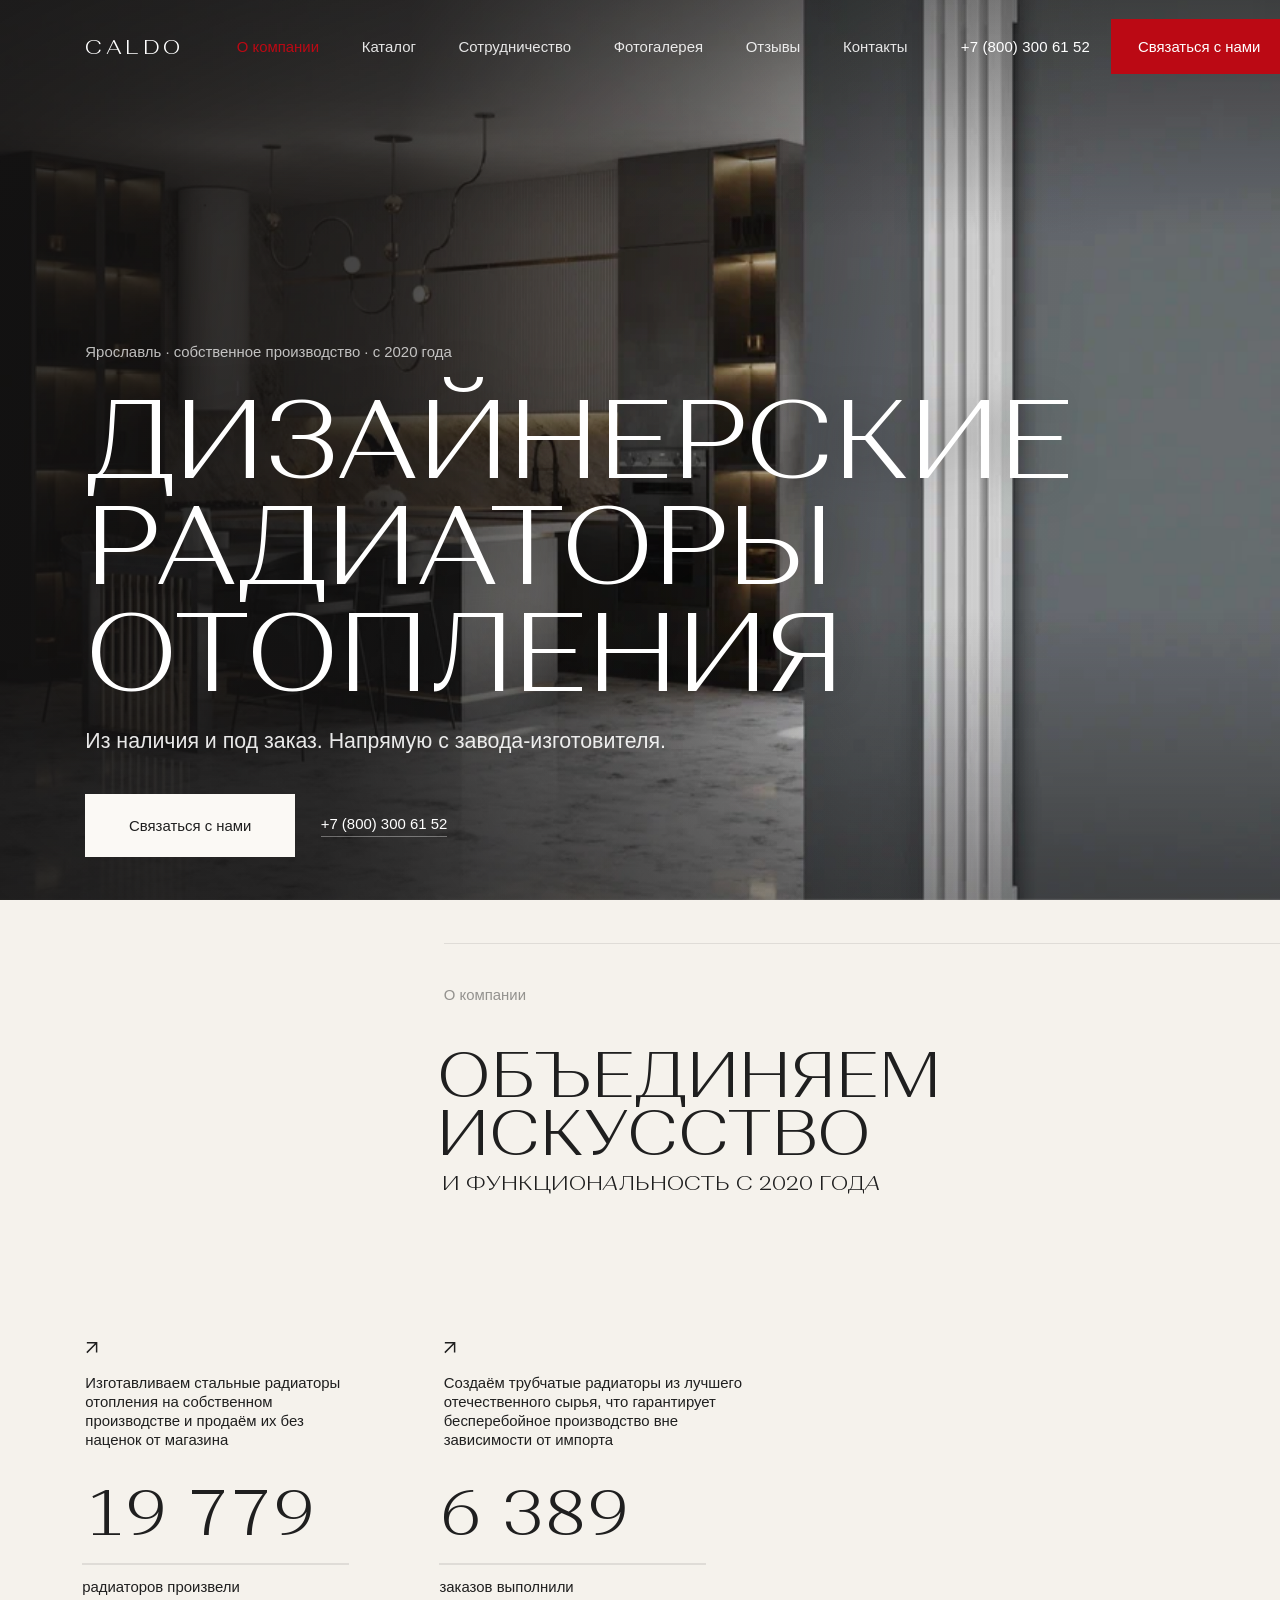
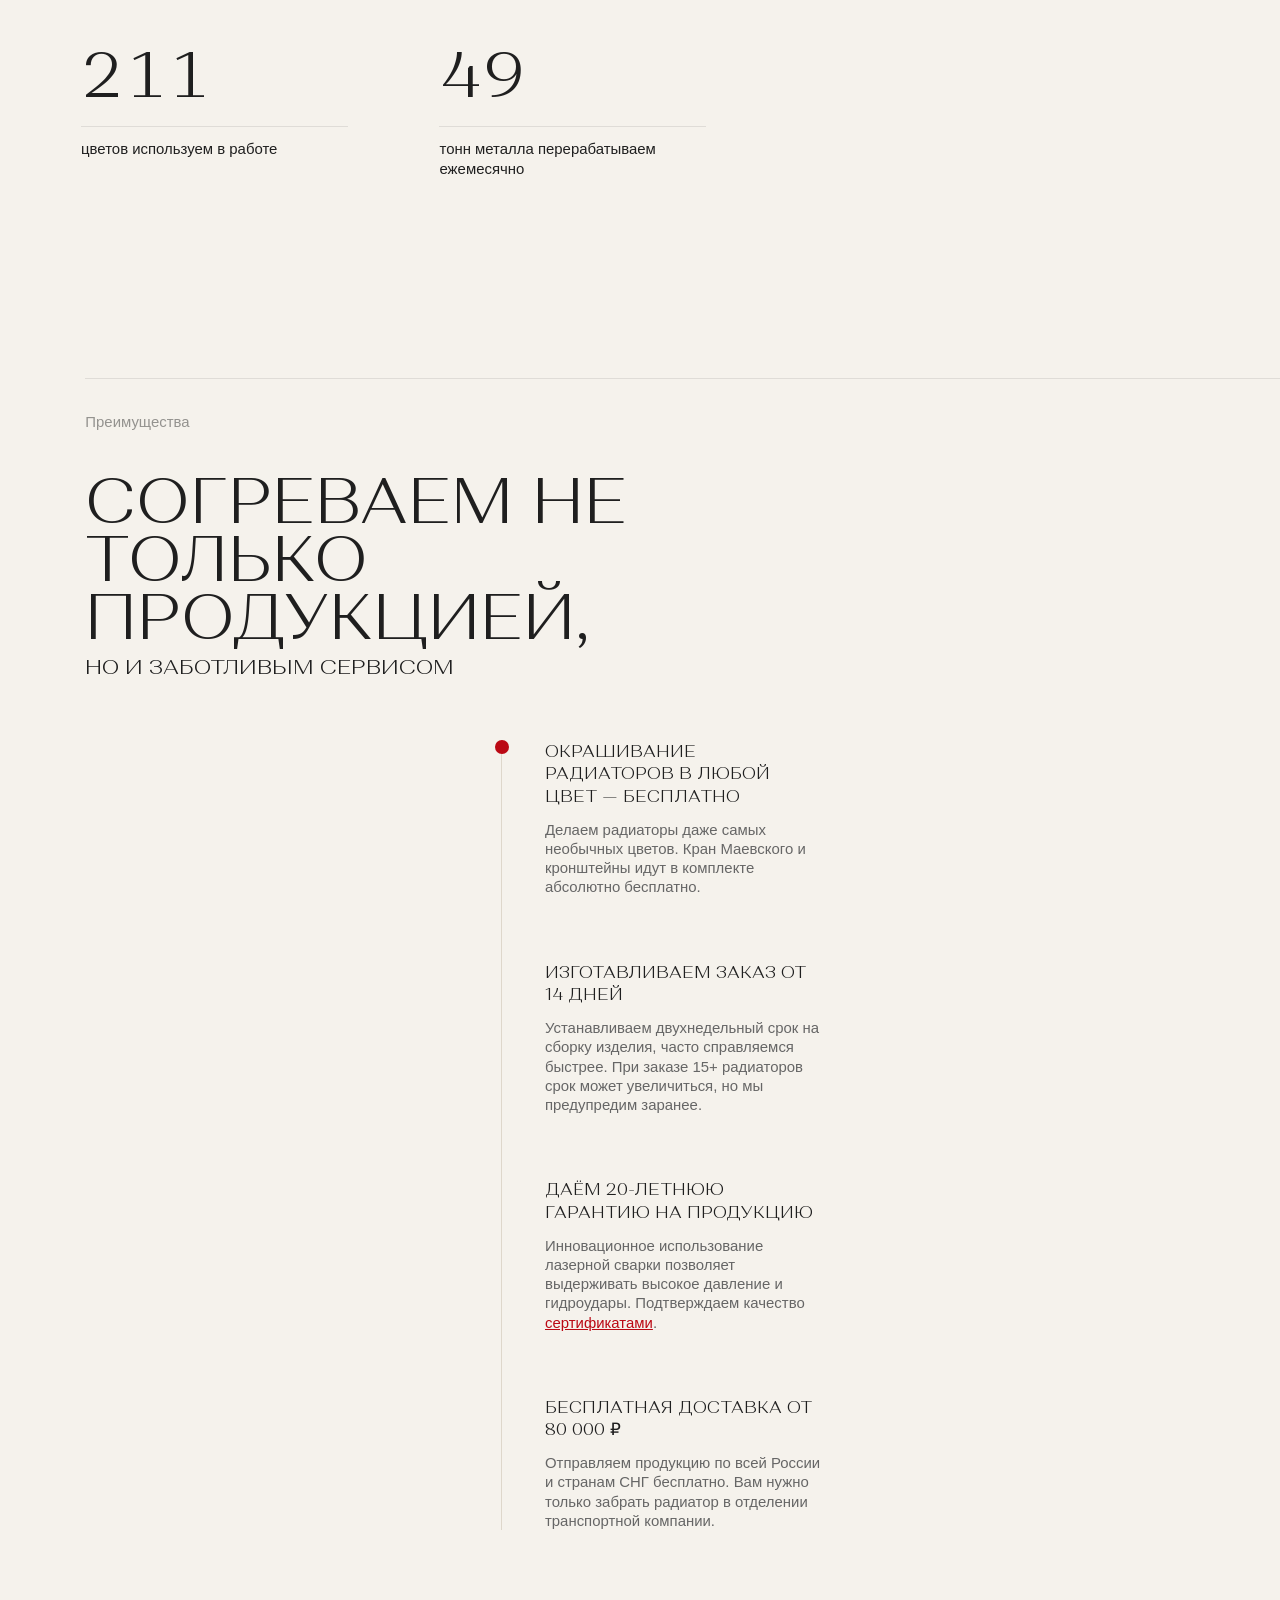
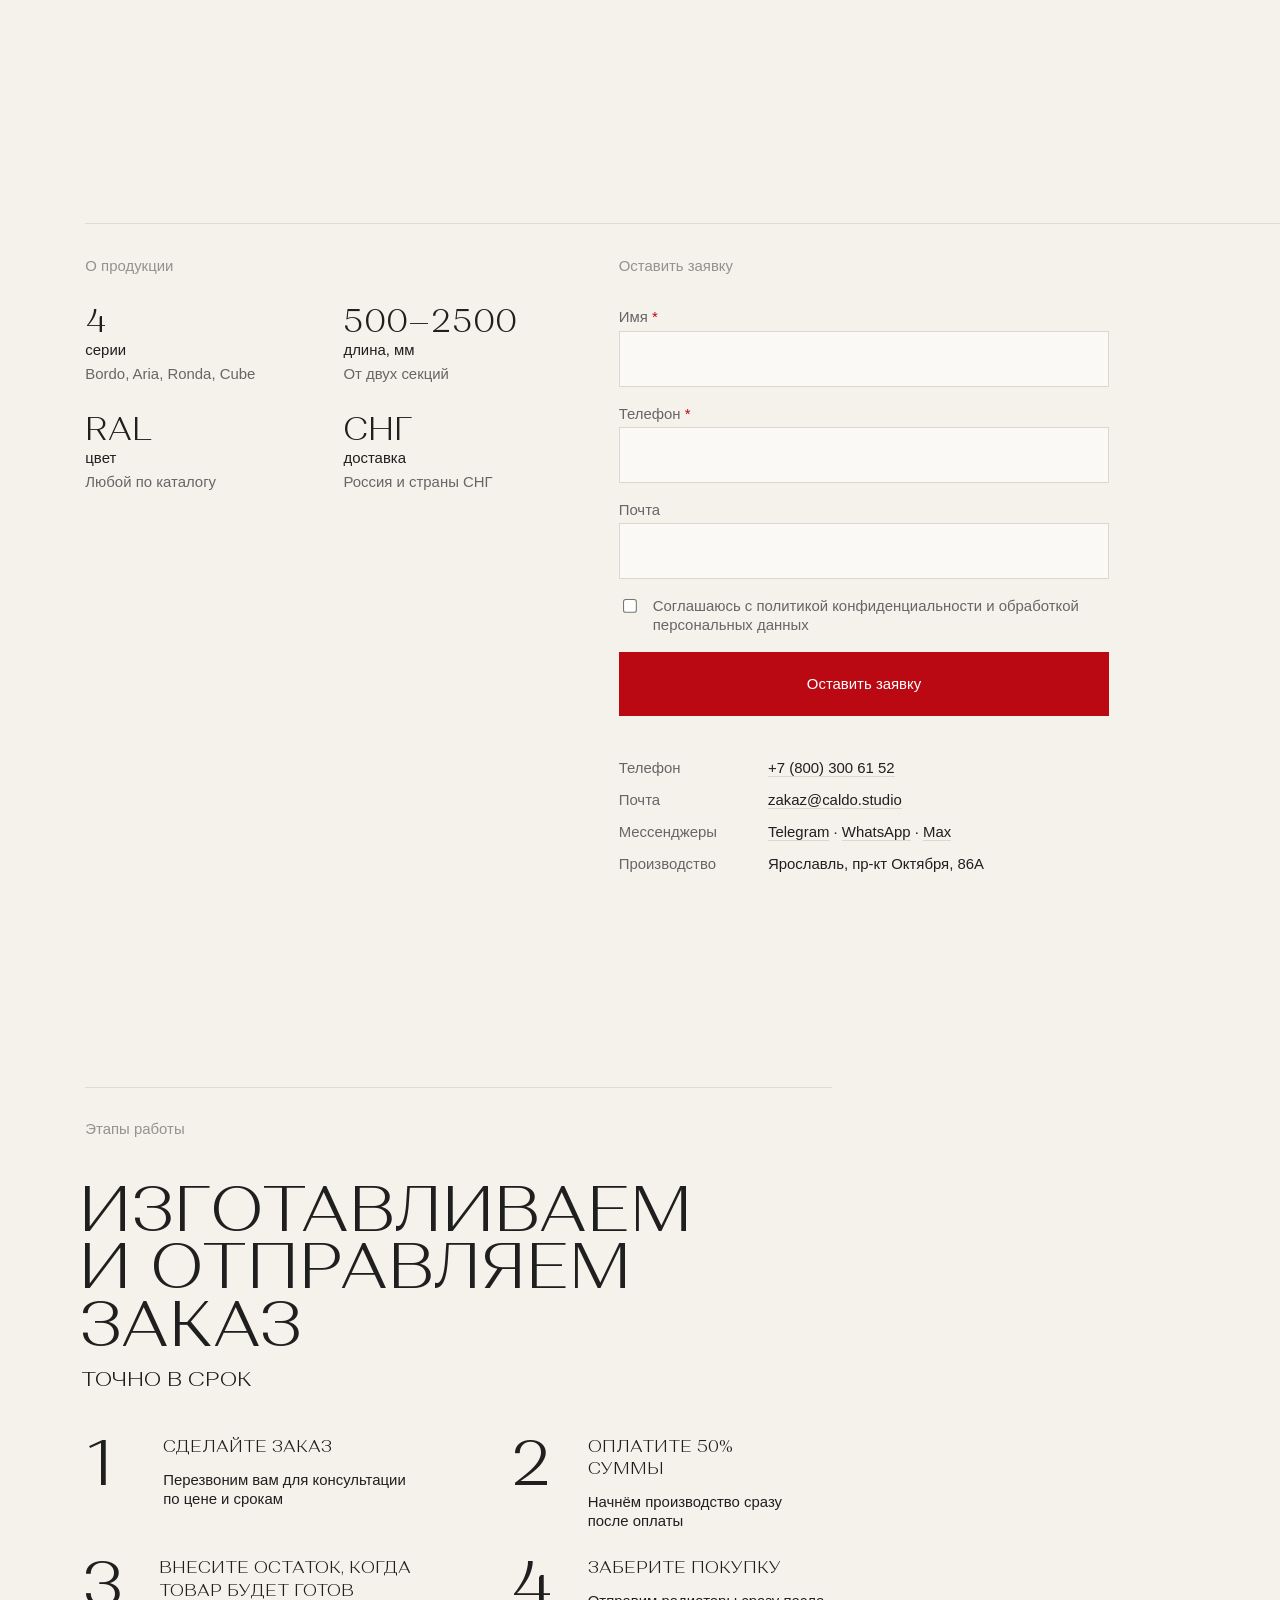
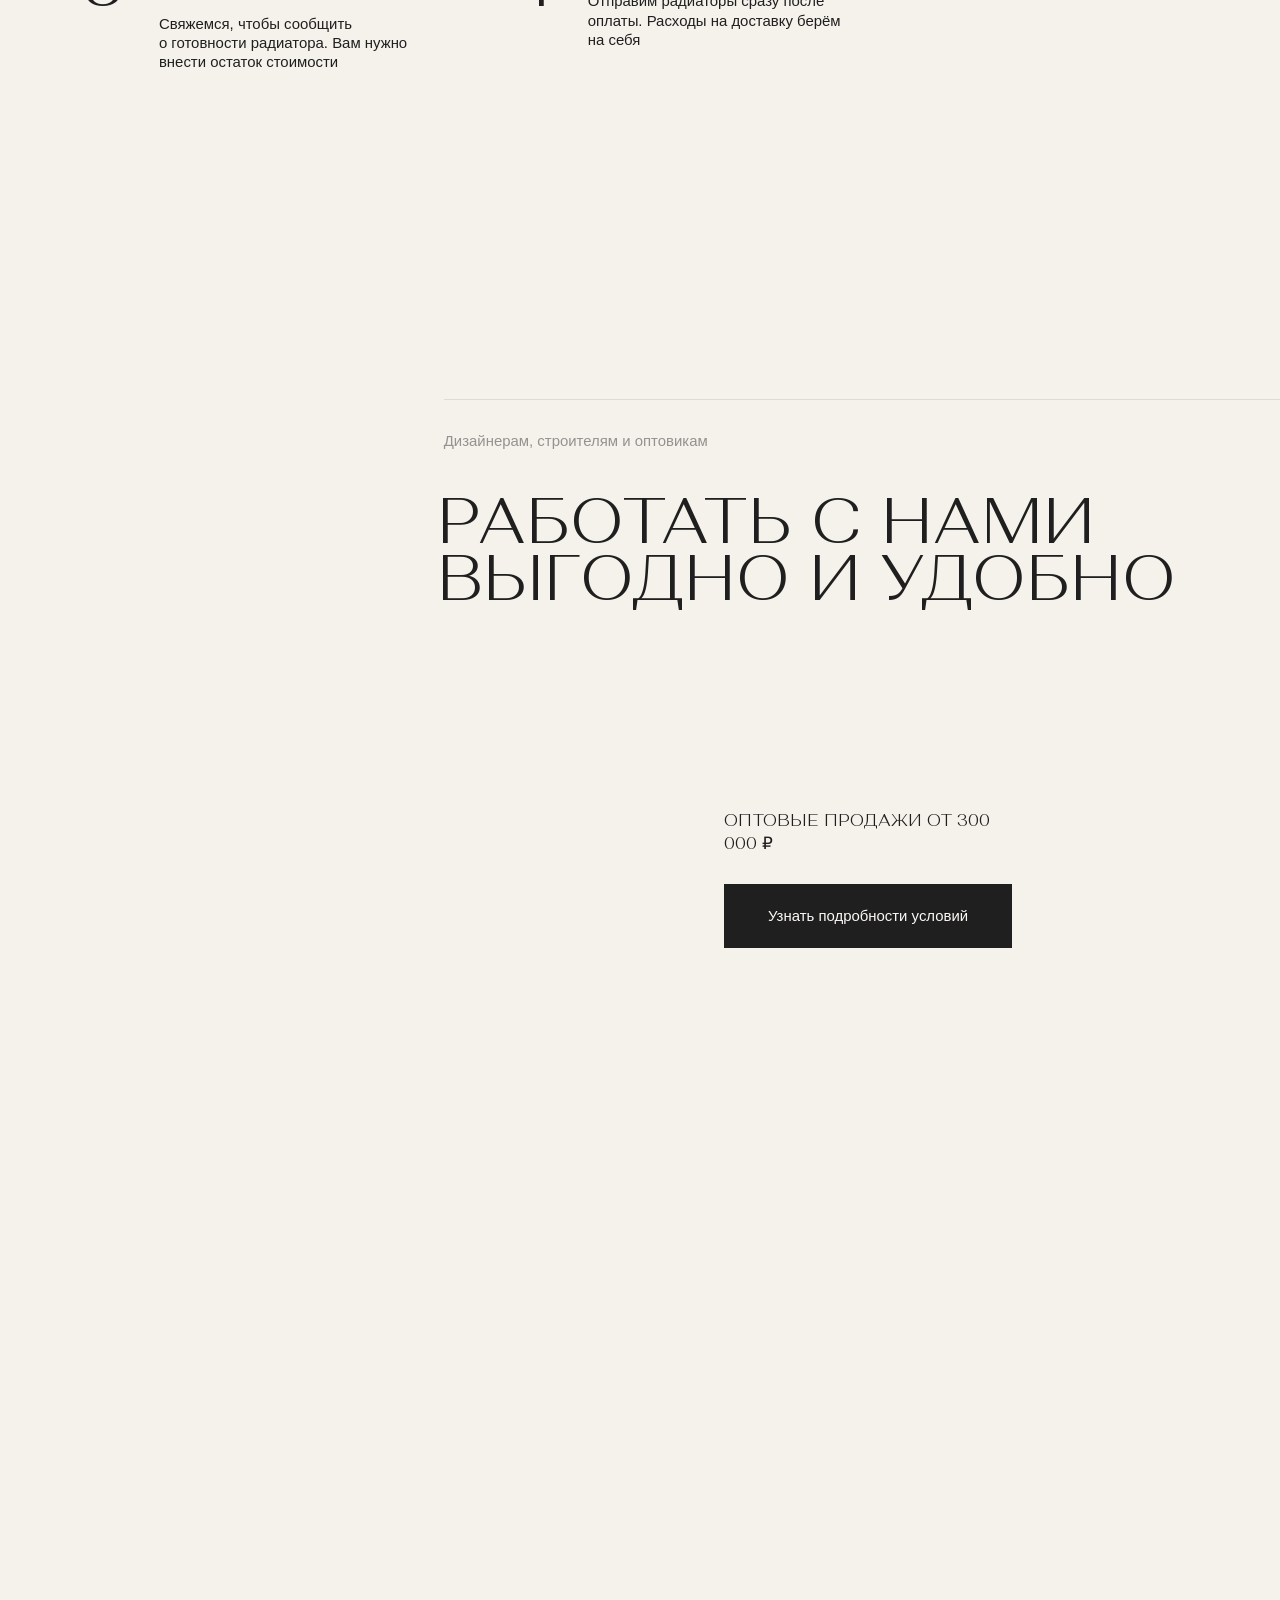
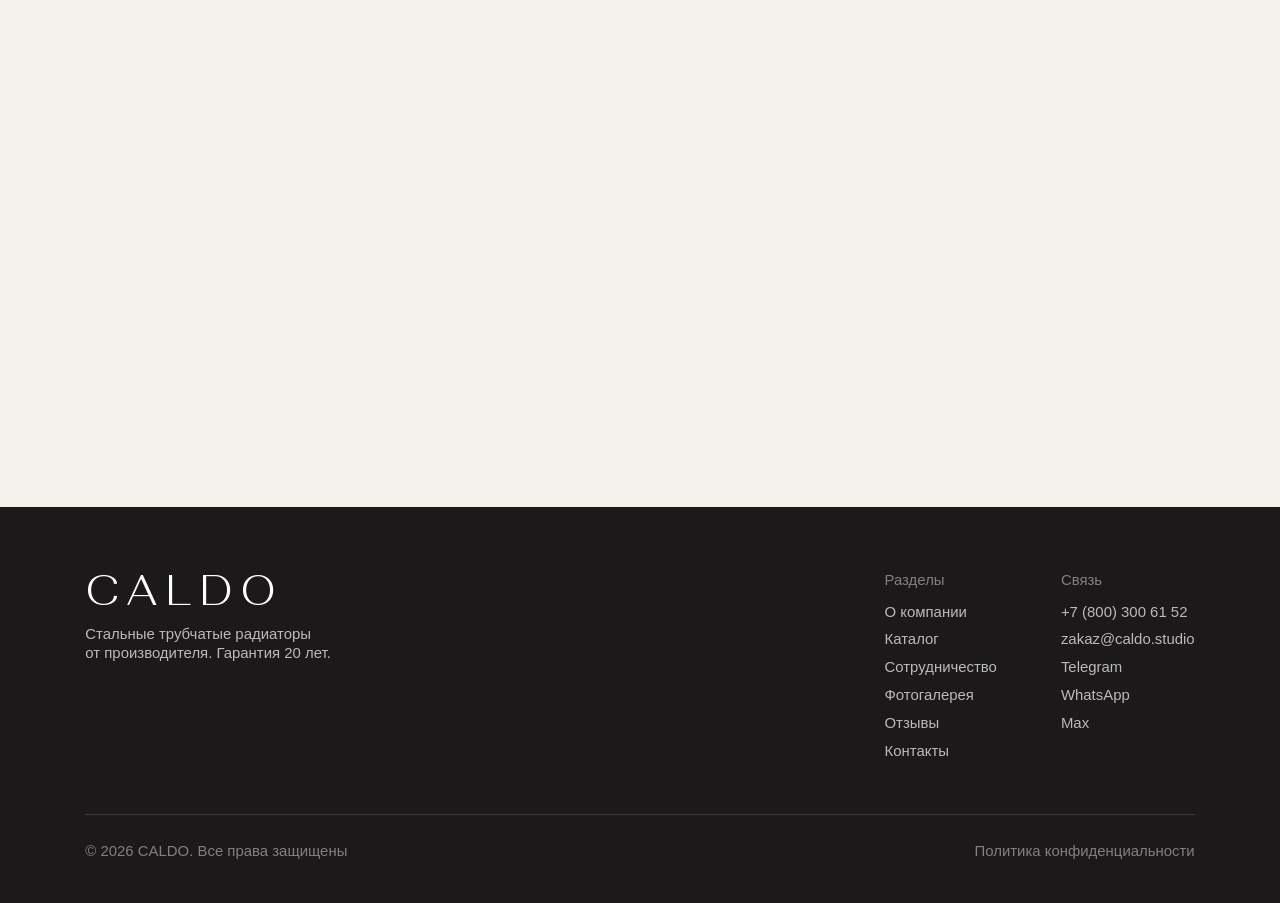
<file: index.html>
<!DOCTYPE html>
<html lang="ru">
<head>
<meta charset="utf-8">
<meta name="viewport" content="width=device-width, initial-scale=1">
<title>CALDO — дизайнерские радиаторы отопления от производителя</title>
<meta name="description" content="Дизайнерские стальные радиаторы отопления из наличия и под заказ. Напрямую с завода-изготовителя в Ярославле. Гарантия 20 лет, бесплатная доставка по РФ.">

<!-- Tilda Sans — тот же источник, что и на текущем сайте caldo.studio.
     Подключён неблокирующим способом: если CDN тормозит, страница всё равно
     рисуется, а на машинах с установленным Tilda Sans шрифт берётся локально. -->
<link rel="preconnect" href="https://static.tildacdn.com" crossorigin>
<link rel="stylesheet" href="https://static.tildacdn.com/css/fonts-tildasans.css" media="print" onload="this.media='all'">
<noscript><link rel="stylesheet" href="https://static.tildacdn.com/css/fonts-tildasans.css"></noscript>
<link rel="stylesheet" href="assets/site.css?v=61">
</head>

<body>
<script>
/* Масштаб макета под ширину окна — то же, что делает модуль ANNEXX на сайте:
   сетка 1200 растягивается на всё окно. Ниже 1200 масштаб не трогаем,
   там работают брейкпоинты. */
(function () {
  var root = document.documentElement;
  function fit() {
    var w = root.clientWidth;
    root.style.setProperty('--k', w >= 1200 ? (w / 1200).toFixed(4) : '1');
  }
  fit();
  addEventListener('resize', fit, { passive: true });
})();
</script>

<header class="header" id="header">
  <div class="shell header__inner">
    <a class="logo" href="index.html" aria-label="CALDO — на главную">Caldo</a>

    <nav class="nav" aria-label="Основная навигация">
      <ul class="nav__list">
        <li class="nav__item"><a class="nav__link" href="index.html" aria-current="page">О компании</a></li>
    <li class="nav__item"><a class="nav__link" href="catalog.html">Каталог</a></li>
    <li class="nav__item"><a class="nav__link" href="partners.html">Сотрудничество</a></li>
    <li class="nav__item"><a class="nav__link" href="gallery.html">Фотогалерея</a></li>
    <li class="nav__item"><a class="nav__link" href="reviews.html">Отзывы</a></li>
    <li class="nav__item"><a class="nav__link" href="contacts.html">Контакты</a></li>
      </ul>
    </nav>

    <div class="header__aside">
      <a class="header__phone" href="tel:+78003006152">+7 (800) 300 61 52</a>
      <a class="btn btn--primary" href="contacts.html">Связаться с нами</a>
      <button class="burger" id="burger" type="button" aria-expanded="false" aria-controls="menu" aria-label="Открыть меню разделов">
        <span></span><span></span><span></span>
      </button>
    </div>
  </div>
</header>

<div class="overlay" id="menu" data-open="false" aria-label="Разделы сайта">
  <ul class="overlay__list">
    <li><a class="overlay__link" href="index.html" aria-current="page">О компании</a></li>
    <li><a class="overlay__link" href="catalog.html">Каталог</a></li>
    <li><a class="overlay__link" href="partners.html">Сотрудничество</a></li>
    <li><a class="overlay__link" href="gallery.html">Фотогалерея</a></li>
    <li><a class="overlay__link" href="reviews.html">Отзывы</a></li>
    <li><a class="overlay__link" href="contacts.html">Контакты</a></li>
  </ul>
  <div class="overlay__contacts">
    <a href="tel:+78003006152">+7 (800) 300 61 52</a>
    <a href="mailto:zakaz@caldo.studio">zakaz@caldo.studio</a>
    <div class="overlay__messengers">
      <a href="https://t.me/caldo_studio" rel="noopener">Telegram</a>
      <a href="https://wa.me/79301040169" rel="noopener">WhatsApp</a>
      <a href="https://max.ru/id760404427099_bot" rel="noopener">Max</a>
    </div>
    <a class="btn btn--primary" href="contacts.html">Связаться с нами</a>
  </div>
</div>

<main id="top">
<!-- ============ ПЕРВЫЙ ЭКРАН ============ -->
  <section class="hero" id="hero">
    <div class="hero__media" role="img" aria-label="Дизайнерский стальной радиатор CALDO в интерьере"></div>
    <div class="hero__scrim" aria-hidden="true"></div>

    <div class="shell hero__inner">
      <div class="hero__content">
        <span class="eyebrow reveal reveal--1">Ярославль · собственное производство · с 2020 года</span>
        <h1 class="hero__title reveal reveal--2">Дизайнерские радиаторы отопления</h1>
        <p class="hero__lead reveal reveal--3">Из наличия и под заказ. Напрямую с завода-изготовителя.</p>
        <div class="hero__actions reveal reveal--4">
          <a class="btn btn--light btn--lg" href="contacts.html">Связаться с нами</a>
          <a class="hero__phone" href="tel:+78003006152">+7 (800) 300 61 52</a>
        </div>
      </div>

    </div>
  </section>

  <!-- ============ О КОМПАНИИ ============
       Артборд rec819904307 по координатам оригинала: сетка 1200,
       высота 911. Добавления по ТЗ идут ниже, отдельными блоками. -->

<!-- ============ О КОМПАНИИ ============
       Артборд rec819904307 по координатам оригинала: сетка 1200,
       высота 911. Добавления по ТЗ идут ниже, отдельными блоками. -->
  <section class="section" id="about">
    <div class="abx">
      <div class="abx__ph abx__ph--1" role="img"
           aria-label="Радиатор CALDO серии Aria в интерьере жилой комнаты"
           style="background-image: url('https://static.tildacdn.com/tild6531-3336-4562-b737-356231393737/ARIA_1_1.jpg')"></div>

      <span class="abx__rule"></span>
      <span class="section__label abx__label">О компании</span>
      <h2 class="section__title abx__title">Объединяем искусство</h2>
      <p class="section__sub abx__sub">и функцион<em>а</em>льность с 2020 год<em>а</em></p>

      <div class="abx__ph abx__ph--2" role="img"
           aria-label="Вертикальный радиатор CALDO Aria у окна"
           style="background-image: url('https://static.tildacdn.com/tild3232-3562-4463-a237-616238326337/ARIA__0000.jpeg')"></div>

      <svg class="abx__arrow abx__arrow--1" viewBox="0 0 24 24" fill="none" aria-hidden="true" focusable="false">
        <path d="M7 7h10v10M17 7L7 17" stroke="currentColor" stroke-width="1.5"/>
      </svg>
      <svg class="abx__arrow abx__arrow--2" viewBox="0 0 24 24" fill="none" aria-hidden="true" focusable="false">
        <path d="M7 7h10v10M17 7L7 17" stroke="currentColor" stroke-width="1.5"/>
      </svg>

      <p class="abx__p abx__p--1">Изготавливаем стальные радиаторы отопления на собственном
        производстве и продаём их без наценок от магазина</p>
      <p class="abx__p abx__p--2">Создаём трубчатые радиаторы из лучшего отечественного сырья,
        что гарантирует бесперебойное производство вне зависимости от импорта</p>

      <!-- Цифра, линия и подпись собраны в один блок: раньше они лежали
           отдельными элементами и на узком экране разъезжались — сначала
           шли обе цифры, потом обе подписи. -->
      <div class="abx__stat abx__stat--1">
        <span class="abx__v about__value" data-count="20000">20 000</span>
        <hr class="abx__hr">
        <span class="abx__c">радиаторов произвели</span>
      </div>
      <div class="abx__stat abx__stat--2">
        <span class="abx__v about__value" data-count="6500">6 500</span>
        <hr class="abx__hr">
        <span class="abx__c">заказов выполнили</span>
      </div>
      <div class="abx__stat abx__stat--3">
        <span class="abx__v about__value" data-count="215">215</span>
        <hr class="abx__hr">
        <span class="abx__c">цветов используем в работе</span>
      </div>
      <div class="abx__stat abx__stat--4">
        <span class="abx__v about__value" data-count="50">50</span>
        <hr class="abx__hr">
        <span class="abx__c">тонн металла перерабатываем ежемесячно</span>
      </div>
    </div>

    <div class="shell">
      <!-- ═══ ДАЛЬШЕ — ДОБАВЛЕНО ПО ТЗ, раздел 1 «Главная страница (О компании)» ═══
           «Главное фото/графика с заголовком» и «Дизайнерские радиаторы… (КНОПКА —
           СВЯЗАТЬСЯ С НАМИ)» закрыты первым экраном. Цифры — выше, с сайта.
           Ниже закрываются остальные пункты, без повторов уже сказанного. -->



      <!-- ТЗ: «наши преимущества». Контент — блок rec819904311 сайта, дословно.
           Композиция та же, что на сайте, но короче: фотографии по краям,
           посередине линия с маркером и четыре пункта. -->
      <div class="advs">
        <span class="rule"></span>
        <span class="section__label">Преимущества</span>
        <h3 class="section__title">Согреваем не только продукцией,</h3>
        <p class="advs__lead">но и заботливым сервисом</p>

        <div class="advs__body">
          <div class="advs__media advs__media--l">
            <div class="advs__ph" role="img" aria-label="Радиатор Bordo в интерьере"
                 style="aspect-ratio: 447/291; background-image: url('https://static.tildacdn.com/tild6532-3335-4834-b564-393137653266/Bordo__2.jpg')"></div>
            <div class="advs__ph" role="img" aria-label="Радиатор Bordo вертикального расположения"
                 style="aspect-ratio: 423/330; background-image: url('https://static.tildacdn.com/tild3266-3063-4362-b931-346164663039/BORDO___1.png')"></div>
          </div>

          <div class="advs__list">
            <span class="adv__runner" aria-hidden="true"></span>
            <div class="adv__item">
              <span class="adv__title">Окрашивание радиаторов в любой цвет — бесплатно</span>
              <span class="adv__text">Делаем радиаторы даже самых необычных цветов. Кран Маевского
                и кронштейны идут в комплекте абсолютно бесплатно.</span>
            </div>
            <div class="adv__item">
              <span class="adv__title">Изготавливаем заказ от 14 дней</span>
              <span class="adv__text">Устанавливаем двухнедельный срок на сборку изделия, часто
                справляемся быстрее. При заказе 15+ радиаторов срок может увеличиться,
                но мы предупредим заранее.</span>
            </div>
            <div class="adv__item">
              <span class="adv__title">Даём 20-летнюю гарантию на продукцию</span>
              <span class="adv__text">Инновационное использование лазерной сварки позволяет
                выдерживать высокое давление и гидроудары. Подтверждаем качество
                <a href="#docs">сертификатами</a>.</span>
            </div>
            <div class="adv__item">
              <span class="adv__title">Бесплатная доставка от 80 000 ₽</span>
              <span class="adv__text">Отправляем продукцию по всей России и странам СНГ бесплатно.
                Вам нужно только забрать радиатор в отделении транспортной компании.</span>
            </div>
          </div>

          <div class="advs__media advs__media--r">
            <div class="advs__ph" role="img" aria-label="Радиатор Cube"
                 style="aspect-ratio: 270/365; background-image: url('https://static.tildacdn.com/tild3438-3763-4839-b536-333234663364/Cube__3.jpg')"></div>
            <div class="advs__ph" role="img" aria-label="Радиатор Ronda"
                 style="aspect-ratio: 300/360; background-image: url('https://static.tildacdn.com/tild3032-3031-4862-a262-356662666336/Ronda__.jpg')"></div>
          </div>
        </div>
      </div>


      <!-- ТЗ: «сфера и направление деятельности», кнопка «СВЯЗАТЬСЯ С НАМИ»,
           ссылки на «О продукции» и «Контакты», гарантия и сертификаты —
           одним блоком в три колонки, а не тремя кусками подряд. -->
      <div class="prod" id="docs">
        <span class="rule"></span>

        <div class="prod__body">
          <div class="prod__col prod__col--facts">
            <span class="section__label">О продукции</span>
            <!-- Раньше это был список строк с тире. Собрано поинтами по образцу
                 уровней вознаграждения: величина, под ней что это, ниже пояснение.
                 Кегль величины 30, а не 60 — блок вспомогательный. -->
            <ul class="prod__points">
              <li>
                <span class="prod__pt-v">4</span>
                <span class="prod__pt-n">серии</span>
                <span class="prod__pt-t">Bordo, Aria, Ronda, Cube</span>
              </li>
              <li>
                <span class="prod__pt-v">500–2500</span>
                <span class="prod__pt-n">длина, мм</span>
                <span class="prod__pt-t">От двух секций</span>
              </li>
              <li>
                <span class="prod__pt-v">RAL</span>
                <span class="prod__pt-n">цвет</span>
                <span class="prod__pt-t">Любой по каталогу</span>
              </li>
              <li>
                <span class="prod__pt-v">СНГ</span>
                <span class="prod__pt-n">доставка</span>
                <span class="prod__pt-t">Россия и страны СНГ</span>
              </li>
            </ul>

          </div>

          <!-- Заявка. Поля и стиль — те же, что в форме на странице контактов -->
          <div class="prod__col prod__col--form">
            <span class="section__label">Оставить заявку</span>
            <form class="form" novalidate>
              <div class="field">
                <label class="field__label" for="lead-name">Имя <i>*</i></label>
                <input id="lead-name" name="name" type="text" autocomplete="name" required>
              </div>
              <div class="field">
                <label class="field__label" for="lead-phone">Телефон <i>*</i></label>
                <input id="lead-phone" name="phone" type="tel" autocomplete="tel" required>
              </div>
              <div class="field">
                <label class="field__label" for="lead-email">Почта</label>
                <input id="lead-email" name="email" type="email" autocomplete="email">
              </div>
              <label class="consent">
                <input type="checkbox" name="consent" required>
                <span>Соглашаюсь с политикой конфиденциальности и обработкой персональных данных</span>
              </label>
              <button class="btn btn--primary btn--lg" type="submit">Оставить заявку</button>
            </form>

            <!-- ТЗ просил ссылку на «Контакты». Ссылка-повтор убрана,
                 вместо неё сами контакты — коротко -->
            <dl class="prod__contacts">
              <dt>Телефон</dt>
              <dd><a href="tel:+78003006152">+7 (800) 300 61 52</a></dd>
              <dt>Почта</dt>
              <dd><a href="mailto:zakaz@caldo.studio">zakaz@caldo.studio</a></dd>
              <dt>Мессенджеры</dt>
              <dd>
                <a href="https://t.me/caldo_studio" rel="noopener">Telegram</a> ·
                <a href="https://wa.me/79301040169" rel="noopener">WhatsApp</a> ·
                <a href="https://max.ru/id760404427099_bot" rel="noopener">Max</a>
              </dd>
              <dt>Производство</dt>
              <dd>Ярославль, пр-кт Октября, 86А</dd>
            </dl>
          </div>
        </div>
      </div>
    </div>
  </section>

  <section class="section section--steps" id="steps">
    <!-- ============ ЭТАПЫ РАБОТЫ ============
         Блок rec819904325: линия 50, надзаголовок 81, заголовок 74/138,
         подстрока 312, четыре шага двумя парами на 376 и 490,
         фотография 879/120 размером 341 × 398. Высота 706. -->
    <div class="steps">
      <span class="steps__rule"></span>
      <span class="section__label steps__label">Этапы работы</span>
      <h2 class="section__title steps__title">Изготавливаем и&nbsp;отправляем заказ</h2>
      <p class="steps__sub">точно в&nbsp;срок</p>

      <div class="steps__item steps__item--1">
        <span class="steps__num">1</span>
        <span class="steps__name">Сделайте заказ</span>
        <p class="steps__text">Перезвоним вам для&nbsp;консультации по&nbsp;цене и&nbsp;срокам</p>
      </div>
      <div class="steps__item steps__item--2">
        <span class="steps__num">2</span>
        <span class="steps__name">Оплатите 50% суммы</span>
        <p class="steps__text">Начнём производство сразу после оплаты</p>
      </div>
      <div class="steps__item steps__item--3">
        <span class="steps__num">3</span>
        <span class="steps__name">Внесите остаток, когда товар будет готов</span>
        <p class="steps__text">Свяжемся, чтобы сообщить о&nbsp;готовности радиатора.
          Вам нужно внести остаток стоимости</p>
      </div>
      <div class="steps__item steps__item--4">
        <span class="steps__num">4</span>
        <span class="steps__name">Заберите покупку</span>
        <p class="steps__text">Отправим радиаторы сразу после оплаты.
          Расходы на&nbsp;доставку берём на&nbsp;себя</p>
      </div>

      <div class="steps__ph" role="img" aria-label="Радиатор CALDO Ronda"
           style="background-image: url('https://static.tildacdn.com/tild3961-6535-4633-b937-613463653738/Ronda___2_1.png')"></div>
    </div>

  </section>

  <section class="section section--deal">
    <!-- ============ РАБОТАТЬ С НАМИ ВЫГОДНО ============
         Блок rec819904326: линия 49, надзаголовок 80, заголовок 410/137,
         фотография 80/285 размером 500 × 416, справа два условия с кнопками.
         «Сотрудничество» у нас одна страница, поэтому обе ведут на неё. -->
    <div class="deal deal--scene">
      <span class="deal__rule"></span>
      <span class="section__label deal__label">Дизайнерам, строителям и&nbsp;оптовикам</span>
      <h2 class="section__title deal__title">Работать с&nbsp;нами выгодно и&nbsp;удобно</h2>

      <!-- В оригинале у блока два снимка: Cube и Aria. На десктопе они лежат
           друг на друге на 80/285 и подменяются анимацией, на узком экране
           встают в поток — каждый над своим предложением. -->
      <div class="deal__ph deal__ph--1" role="img" aria-label="Радиаторы CALDO Cube на кухне"
           style="background-image: url('https://static.tildacdn.com/tild3732-3738-4634-a366-646633386634/Cube__3_2.png')"></div>
      <div class="deal__offer deal__offer--1">
        <span class="deal__name">Дизайнерам и&nbsp;строителям</span>
        <a class="btn btn--dark btn--lg" href="partners.html">Узнать подробности условий</a>
      </div>

      <div class="deal__ph deal__ph--2" role="img" aria-label="Радиатор CALDO Aria в интерьере"
           style="background-image: url('https://static.tildacdn.com/tild6439-3733-4564-b034-626332636531/Aria__1.jpg')"></div>
      <div class="deal__offer deal__offer--2">
        <span class="deal__name">Оптовые продажи от&nbsp;300 000 ₽</span>
        <a class="btn btn--dark btn--lg" href="partners.html">Узнать подробности условий</a>
      </div>
    </div>
  </section>
</main>

<footer class="footer">
  <div class="shell">
    <div class="footer__top">
      <div>
        <div class="footer__logo">Caldo</div>
        <p>Стальные трубчатые радиаторы<br>от производителя. Гарантия 20 лет.</p>
      </div>
      <div class="footer__cols">
        <div class="footer__col">
          <h4>Разделы</h4>
          <ul>
            <li><a href="index.html">О компании</a></li>
            <li><a href="catalog.html">Каталог</a></li>
            <li><a href="partners.html">Сотрудничество</a></li>
            <li><a href="gallery.html">Фотогалерея</a></li>
            <li><a href="reviews.html">Отзывы</a></li>
            <li><a href="contacts.html">Контакты</a></li>
          </ul>
        </div>
        <div class="footer__col">
          <h4>Связь</h4>
          <ul>
            <li><a href="tel:+78003006152">+7 (800) 300 61 52</a></li>
            <li><a href="mailto:zakaz@caldo.studio">zakaz@caldo.studio</a></li>
            <li><a href="https://t.me/caldo_studio" rel="noopener">Telegram</a></li>
            <li><a href="https://wa.me/79301040169" rel="noopener">WhatsApp</a></li>
            <li><a href="https://max.ru/id760404427099_bot" rel="noopener">Max</a></li>
          </ul>
        </div>
      </div>
    </div>
    <div class="footer__bottom">
      <span>© 2026 CALDO. Все права защищены</span>
      <a href="#">Политика конфиденциальности</a>
    </div>
  </div>
</footer>

<script src="assets/site.js?v=61"></script>
</body>
</html>
</file>
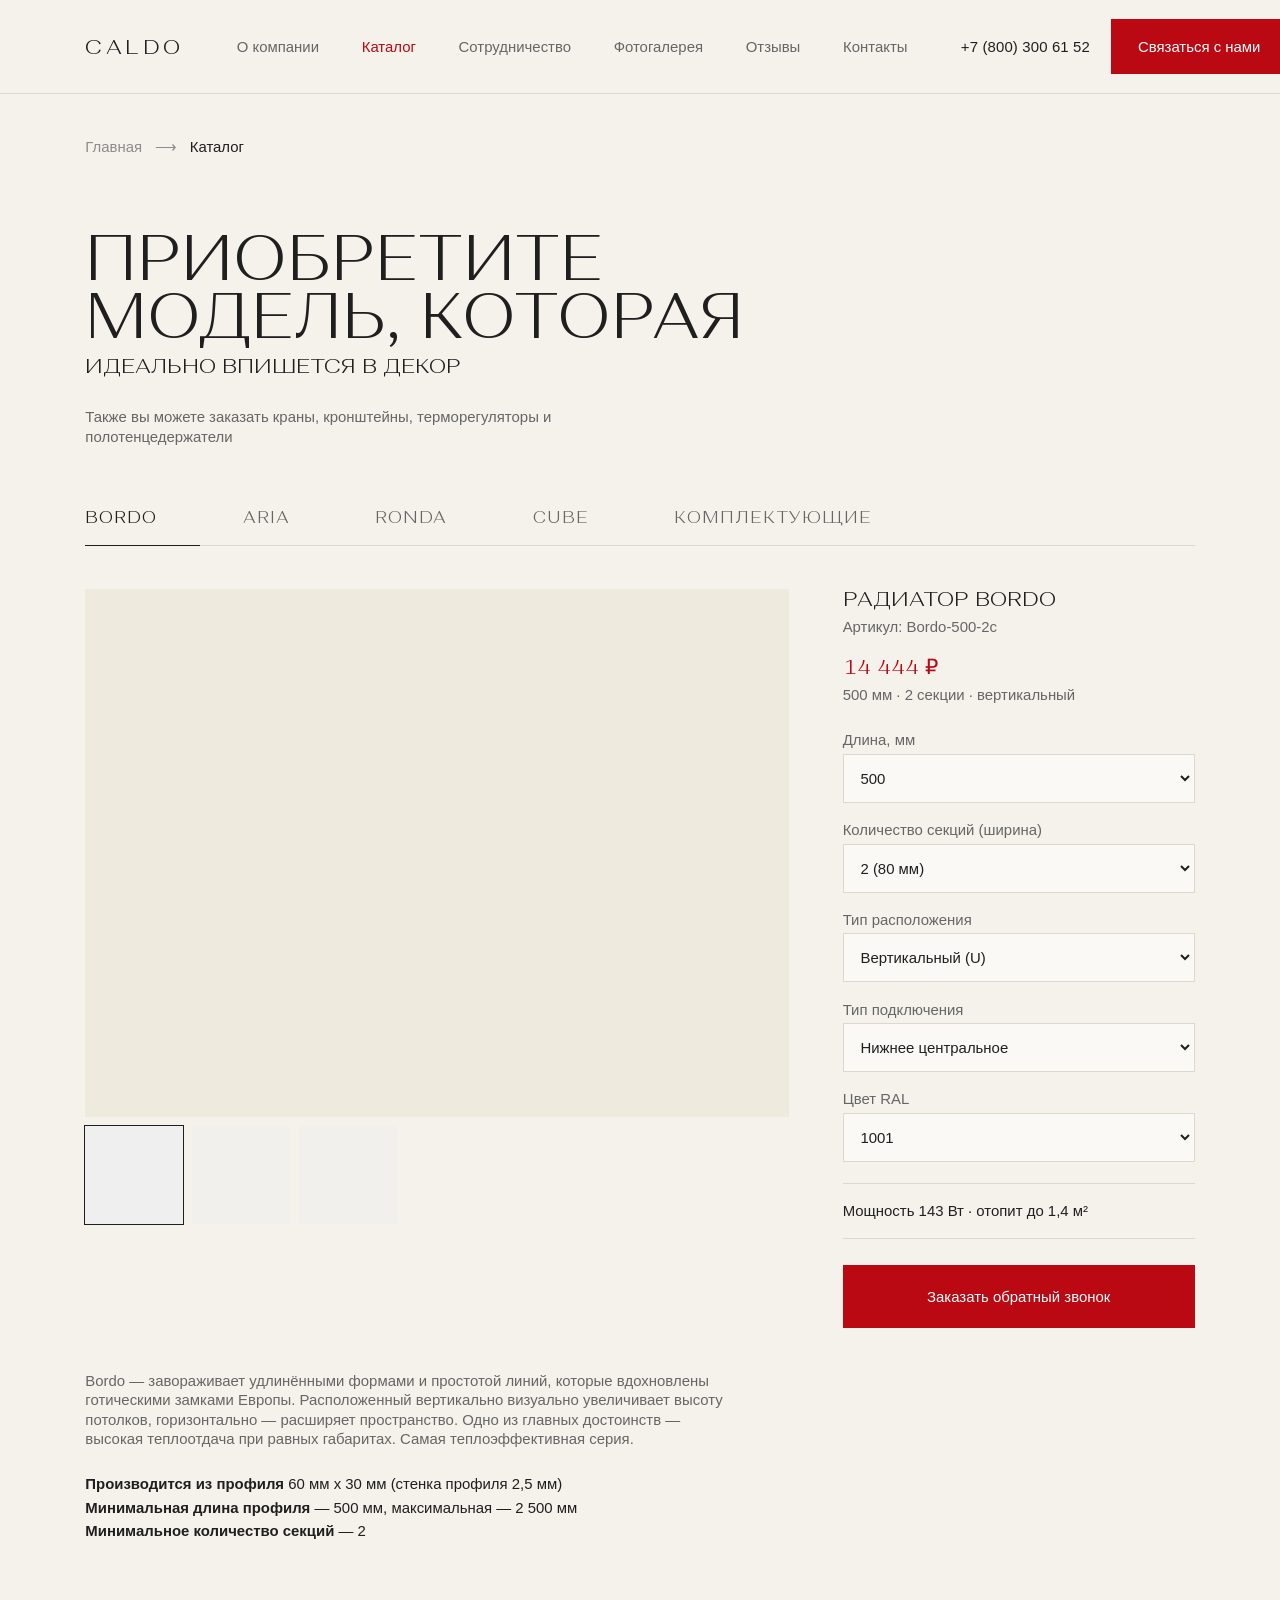
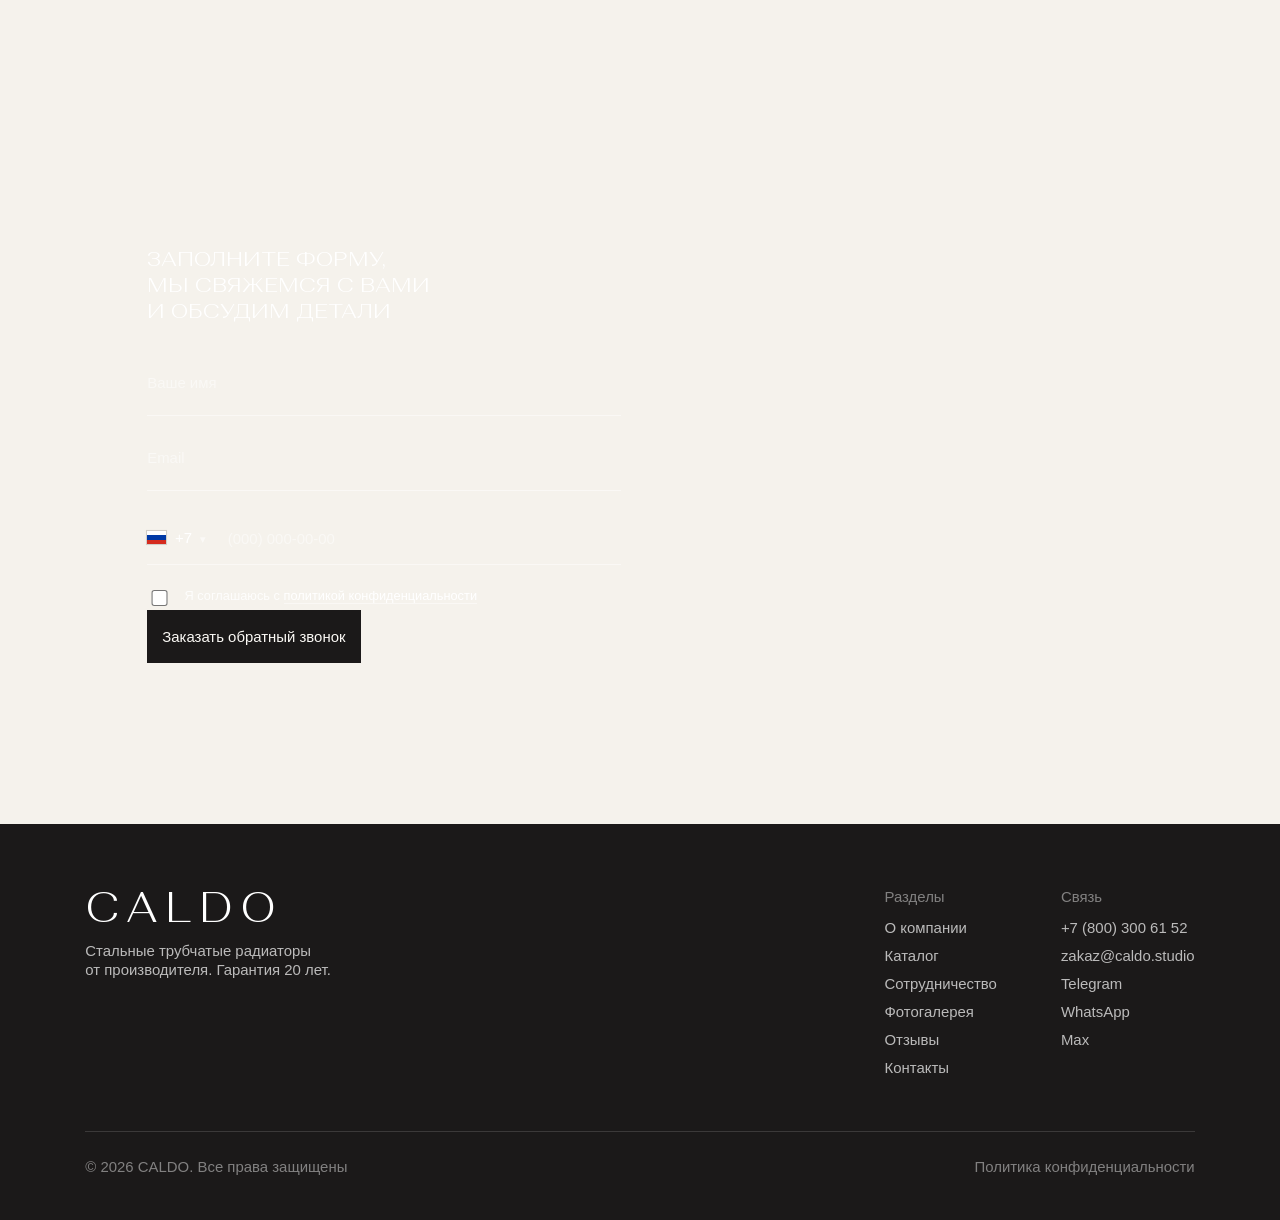
<file: catalog.html>
<!DOCTYPE html>
<html lang="ru">
<head>
<meta charset="utf-8">
<meta name="viewport" content="width=device-width, initial-scale=1">
<title>Каталог радиаторов CALDO — Bordo, Aria, Ronda, Cube</title>
<meta name="description" content="Четыре серии стальных трубчатых радиаторов: Bordo, Aria, Ronda, Cube. Длина 500–2500 мм, от 2 секций, любой цвет по каталогу RAL. Расчёт стоимости на месте.">

<!-- Tilda Sans — тот же источник, что и на текущем сайте caldo.studio.
     Подключён неблокирующим способом: если CDN тормозит, страница всё равно
     рисуется, а на машинах с установленным Tilda Sans шрифт берётся локально. -->
<link rel="preconnect" href="https://static.tildacdn.com" crossorigin>
<link rel="stylesheet" href="https://static.tildacdn.com/css/fonts-tildasans.css" media="print" onload="this.media='all'">
<noscript><link rel="stylesheet" href="https://static.tildacdn.com/css/fonts-tildasans.css"></noscript>
<link rel="stylesheet" href="assets/site.css?v=61">
</head>

<body>
<script>
/* Масштаб макета под ширину окна — то же, что делает модуль ANNEXX на сайте:
   сетка 1200 растягивается на всё окно. Ниже 1200 масштаб не трогаем,
   там работают брейкпоинты. */
(function () {
  var root = document.documentElement;
  function fit() {
    var w = root.clientWidth;
    root.style.setProperty('--k', w >= 1200 ? (w / 1200).toFixed(4) : '1');
  }
  fit();
  addEventListener('resize', fit, { passive: true });
})();
</script>

<header class="header header--solid header--static" id="header">
  <div class="shell header__inner">
    <a class="logo" href="index.html" aria-label="CALDO — на главную">Caldo</a>

    <nav class="nav" aria-label="Основная навигация">
      <ul class="nav__list">
        <li class="nav__item"><a class="nav__link" href="index.html">О компании</a></li>
    <li class="nav__item"><a class="nav__link" href="catalog.html" aria-current="page">Каталог</a></li>
    <li class="nav__item"><a class="nav__link" href="partners.html">Сотрудничество</a></li>
    <li class="nav__item"><a class="nav__link" href="gallery.html">Фотогалерея</a></li>
    <li class="nav__item"><a class="nav__link" href="reviews.html">Отзывы</a></li>
    <li class="nav__item"><a class="nav__link" href="contacts.html">Контакты</a></li>
      </ul>
    </nav>

    <div class="header__aside">
      <a class="header__phone" href="tel:+78003006152">+7 (800) 300 61 52</a>
      <a class="btn btn--primary" href="contacts.html">Связаться с нами</a>
      <button class="burger" id="burger" type="button" aria-expanded="false" aria-controls="menu" aria-label="Открыть меню разделов">
        <span></span><span></span><span></span>
      </button>
    </div>
  </div>
</header>

<div class="overlay" id="menu" data-open="false" aria-label="Разделы сайта">
  <ul class="overlay__list">
    <li><a class="overlay__link" href="index.html">О компании</a></li>
    <li><a class="overlay__link" href="catalog.html" aria-current="page">Каталог</a></li>
    <li><a class="overlay__link" href="partners.html">Сотрудничество</a></li>
    <li><a class="overlay__link" href="gallery.html">Фотогалерея</a></li>
    <li><a class="overlay__link" href="reviews.html">Отзывы</a></li>
    <li><a class="overlay__link" href="contacts.html">Контакты</a></li>
  </ul>
  <div class="overlay__contacts">
    <a href="tel:+78003006152">+7 (800) 300 61 52</a>
    <a href="mailto:zakaz@caldo.studio">zakaz@caldo.studio</a>
    <div class="overlay__messengers">
      <a href="https://t.me/caldo_studio" rel="noopener">Telegram</a>
      <a href="https://wa.me/79301040169" rel="noopener">WhatsApp</a>
      <a href="https://max.ru/id760404427099_bot" rel="noopener">Max</a>
    </div>
    <a class="btn btn--primary" href="contacts.html">Связаться с нами</a>
  </div>
</div>

<main id="top" class="page">
  <!-- Хлебные крошки: одинаковые на всех внутренних страницах -->
  <div class="shell">
    <p class="crumbs"><a href="index.html">Главная</a><span aria-hidden="true">⟶</span>Каталог</p>
  </div>

<!-- ============ ЛИНЕЙКИ ============
       Переделка блоков rec819904313 (заголовок) + rec819904314 (табы)
       + карточка серии t744 + описание t030 + аккордеоны t585.
       Правки по ТЗ: порядок Bordo → Aria → Ronda → Cube; вместо корзины
       «Заказать обратный звонок»; схемы подключения убраны; «купить» → «заказать». -->
  <section class="section" id="catalog">
    <div class="shell">
      <span class="section__label">Линейки</span>
      <h2 class="section__title">Приобретите модель, которая</h2>
      <p class="section__sub">идеально впишется в декор</p>
      <p class="section__note">
        Также вы можете заказать краны, кронштейны, терморегуляторы и полотенцедержатели
      </p>

      <!-- ПРАВКА ПО ТЗ: порядок серий по популярности. На сайте Ronda идёт первой -->
      <div class="tabs" role="tablist" aria-label="Линейки радиаторов">
        <button class="tab" role="tab" data-series="bordo" aria-selected="true">BORDO</button>
        <button class="tab" role="tab" data-series="aria" aria-selected="false">ARIA</button>
        <button class="tab" role="tab" data-series="ronda" aria-selected="false">RONDA</button>
        <button class="tab" role="tab" data-series="cube" aria-selected="false">CUBE</button>
        <button class="tab" role="tab" data-series="parts" aria-selected="false">КОМПЛЕКТУЮЩИЕ</button>
      </div>

      <div class="product" id="product">
        <div class="product__media">
          <div class="product__photo" id="prod-photo" role="img" aria-label="Фотография радиатора"></div>
          <div class="product__thumbs" id="prod-thumbs"></div>
        </div>

        <div class="product__info">
          <h3 class="product__name" id="prod-name">Радиатор Bordo</h3>
          <div class="product__sku" id="prod-sku">Артикул: Bordo-500-2c</div>

          <div class="product__price" id="prod-price">14 444 ₽</div>
          <div class="product__pricenote" id="prod-pricenote">500 мм · 2 секции · вертикальный</div>

          <div class="opts" id="prod-opts"></div>

          <!-- ПРАВКА ПО ТЗ: мощность на сайте — выпадающий список из ~120 значений,
               где доступно одно. Это результат расчёта, а не выбор: выводим строкой. -->
          <div class="product__result" id="prod-power">Мощность 143 Вт · отопит до 1,4 м²</div>

          <!-- ПРАВКА ПО ТЗ: вместо «Добавить в корзину» -->
          <a class="btn btn--primary btn--lg product__cta" href="contacts.html">Заказать обратный звонок</a>
        </div>
      </div>

      <!-- Текстовая часть как в оригинале: абзац про серию, три строки
           параметров с полужирными подписями, ниже примечания.
           Аккордеоны «Схемы подключения» и «Примеры в интерьере» убраны по ТЗ. -->
      <div class="product__desc" id="prod-desc"></div>
      <div class="params" id="prod-params"></div>
      <div class="notes" id="prod-notes"></div>

      <!-- ПРАВКА ПО ТЗ: «Схемы подключения» и «Примеры в интерьере» со старого
           сайта убраны целиком. -->

      <p class="note-warn" id="prod-warn"></p>
    </div>
  </section>

  <!-- Заявка. Тот же блок, что на контактах: снимок во всю полосу,
       форма поверх слева. -->
  <section class="section section--cform">
    <div class="cform">
      <div class="cform__ph" role="img" aria-label="Радиатор CALDO на тёмной стене"
           style="background-image: url('https://static.tildacdn.com/tild3236-3963-4439-b230-333036323033/ronda_1920_768_2.png')"></div>
      <div class="cform__inner">
        <p class="cform__lead">Заполните форму, мы&nbsp;свяжемся с&nbsp;вами и&nbsp;обсудим детали</p>
        <form class="form form--dark cform__form" novalidate>
          <div class="field">
            <label class="visually-hidden" for="cat-name">Ваше имя</label>
            <input id="cat-name" name="name" type="text" autocomplete="name" placeholder="Ваше имя" required>
          </div>
          <div class="field">
            <label class="visually-hidden" for="cat-email">Email</label>
            <input id="cat-email" name="email" type="email" autocomplete="email" placeholder="Email">
          </div>
          <div class="field field--phone">
            <label class="visually-hidden" for="cat-phone">Телефон</label>
            <span class="field__code" aria-hidden="true">+7</span>
            <input id="cat-phone" name="phone" type="tel" autocomplete="tel" placeholder="(000) 000-00-00" required>
          </div>
          <label class="consent">
            <input type="checkbox" name="consent" required>
            <span>Я соглашаюсь с <a href="#">политикой конфиденциальности</a></span>
          </label>
          <button class="btn btn--dark btn--lg" type="submit">Заказать обратный звонок</button>
        </form>
      </div>
    </div>
  </section>
</main>

<footer class="footer">
  <div class="shell">
    <div class="footer__top">
      <div>
        <div class="footer__logo">Caldo</div>
        <p>Стальные трубчатые радиаторы<br>от производителя. Гарантия 20 лет.</p>
      </div>
      <div class="footer__cols">
        <div class="footer__col">
          <h4>Разделы</h4>
          <ul>
            <li><a href="index.html">О компании</a></li>
            <li><a href="catalog.html">Каталог</a></li>
            <li><a href="partners.html">Сотрудничество</a></li>
            <li><a href="gallery.html">Фотогалерея</a></li>
            <li><a href="reviews.html">Отзывы</a></li>
            <li><a href="contacts.html">Контакты</a></li>
          </ul>
        </div>
        <div class="footer__col">
          <h4>Связь</h4>
          <ul>
            <li><a href="tel:+78003006152">+7 (800) 300 61 52</a></li>
            <li><a href="mailto:zakaz@caldo.studio">zakaz@caldo.studio</a></li>
            <li><a href="https://t.me/caldo_studio" rel="noopener">Telegram</a></li>
            <li><a href="https://wa.me/79301040169" rel="noopener">WhatsApp</a></li>
            <li><a href="https://max.ru/id760404427099_bot" rel="noopener">Max</a></li>
          </ul>
        </div>
      </div>
    </div>
    <div class="footer__bottom">
      <span>© 2026 CALDO. Все права защищены</span>
      <a href="#">Политика конфиденциальности</a>
    </div>
  </div>
</footer>

<script src="assets/site.js?v=61"></script>
</body>
</html>
</file>
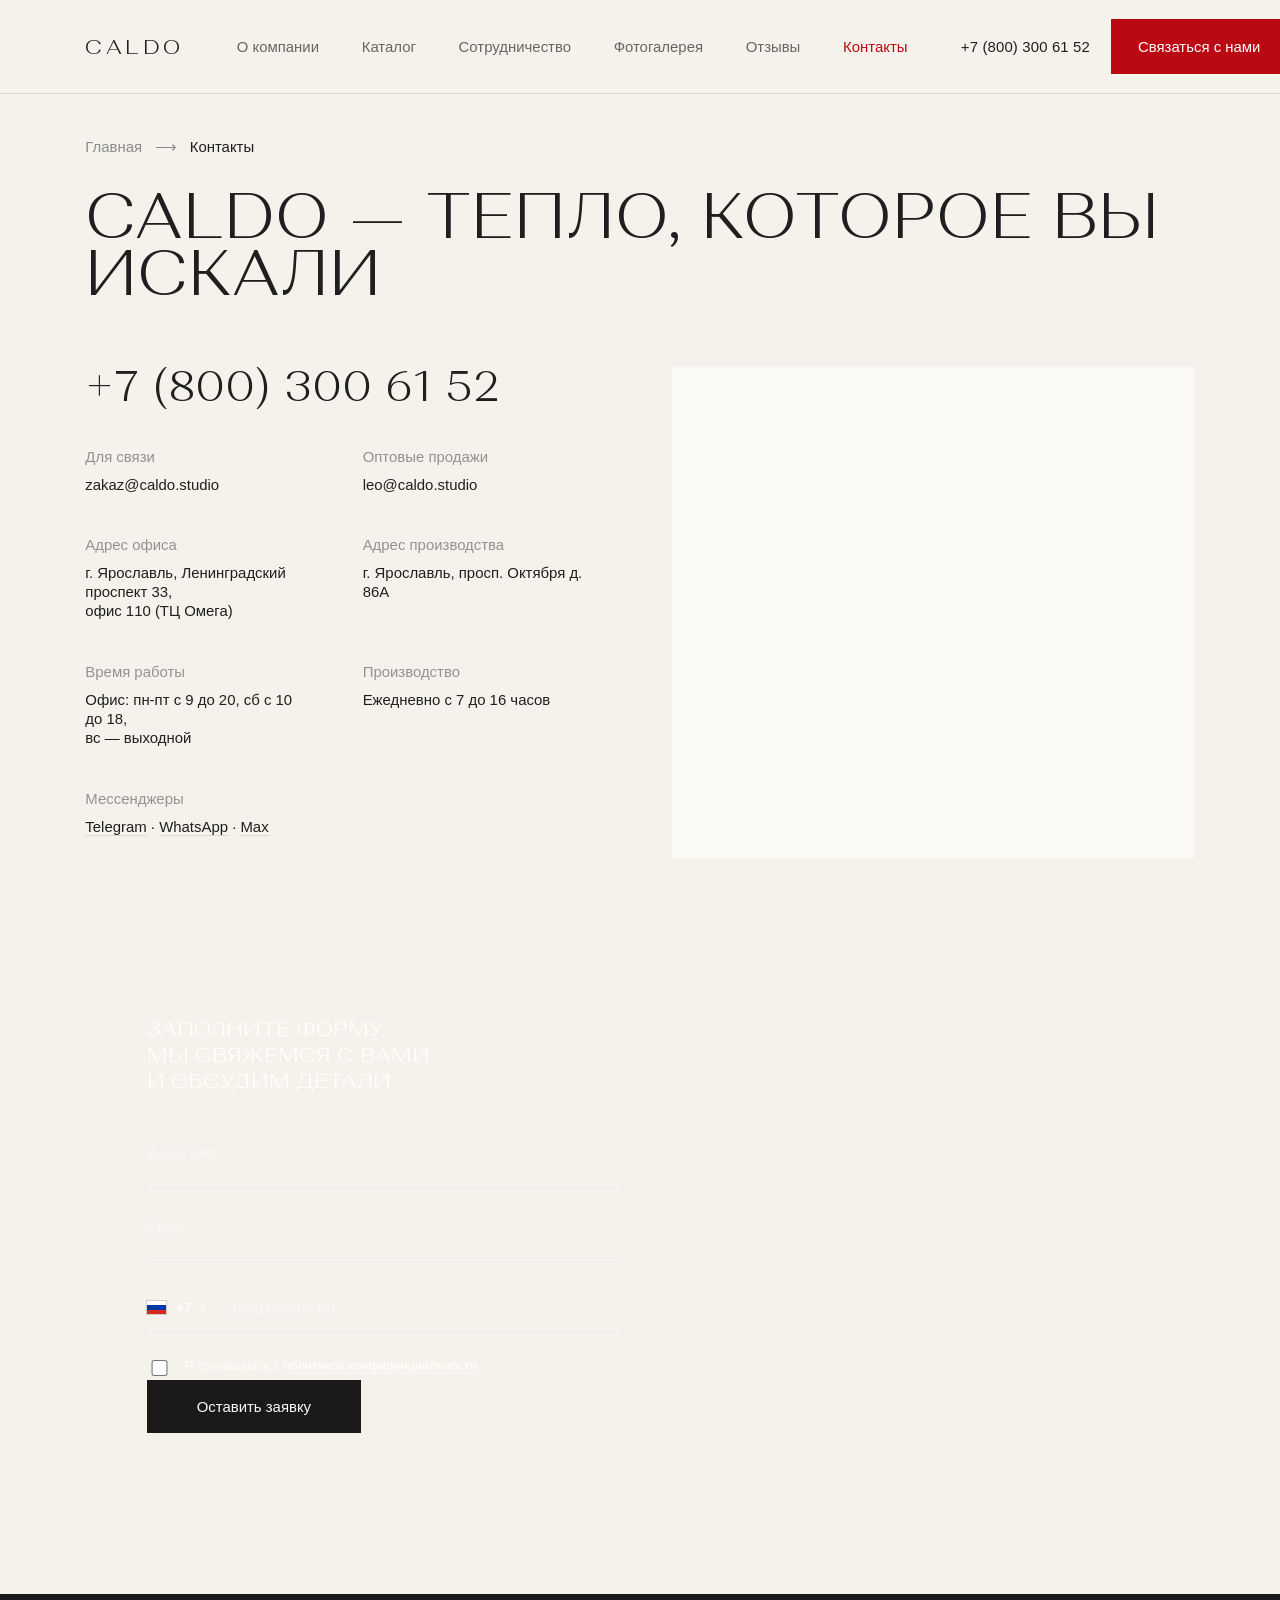
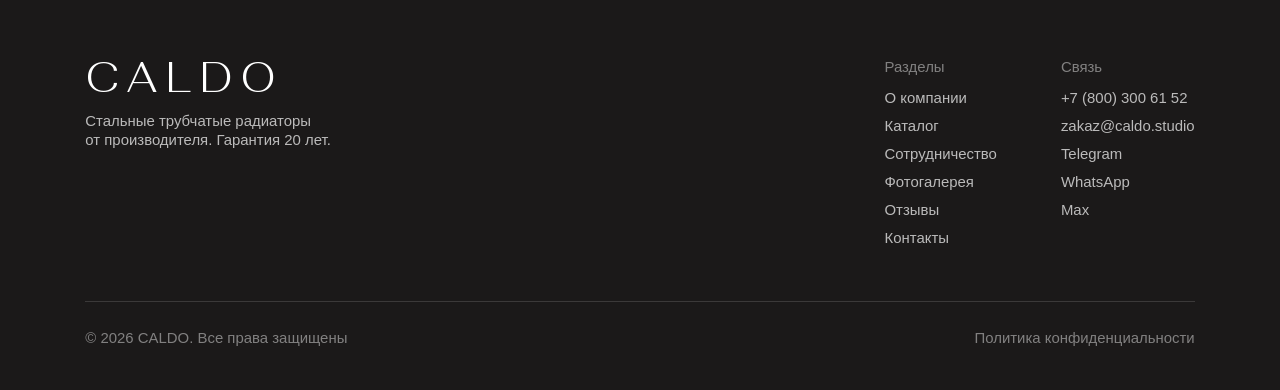
<file: contacts.html>
<!DOCTYPE html>
<html lang="ru">
<head>
<meta charset="utf-8">
<meta name="viewport" content="width=device-width, initial-scale=1">
<title>Контакты CALDO — телефоны, почта, адрес производства</title>
<meta name="description" content="Телефоны, электронная почта по отделам, адрес производства в Ярославле, карта проезда и мессенджеры.">

<!-- Tilda Sans — тот же источник, что и на текущем сайте caldo.studio.
     Подключён неблокирующим способом: если CDN тормозит, страница всё равно
     рисуется, а на машинах с установленным Tilda Sans шрифт берётся локально. -->
<link rel="preconnect" href="https://static.tildacdn.com" crossorigin>
<link rel="stylesheet" href="https://static.tildacdn.com/css/fonts-tildasans.css" media="print" onload="this.media='all'">
<noscript><link rel="stylesheet" href="https://static.tildacdn.com/css/fonts-tildasans.css"></noscript>
<link rel="stylesheet" href="assets/site.css?v=61">
</head>

<body>
<script>
/* Масштаб макета под ширину окна — то же, что делает модуль ANNEXX на сайте:
   сетка 1200 растягивается на всё окно. Ниже 1200 масштаб не трогаем,
   там работают брейкпоинты. */
(function () {
  var root = document.documentElement;
  function fit() {
    var w = root.clientWidth;
    root.style.setProperty('--k', w >= 1200 ? (w / 1200).toFixed(4) : '1');
  }
  fit();
  addEventListener('resize', fit, { passive: true });
})();
</script>

<header class="header header--solid header--static" id="header">
  <div class="shell header__inner">
    <a class="logo" href="index.html" aria-label="CALDO — на главную">Caldo</a>

    <nav class="nav" aria-label="Основная навигация">
      <ul class="nav__list">
        <li class="nav__item"><a class="nav__link" href="index.html">О компании</a></li>
    <li class="nav__item"><a class="nav__link" href="catalog.html">Каталог</a></li>
    <li class="nav__item"><a class="nav__link" href="partners.html">Сотрудничество</a></li>
    <li class="nav__item"><a class="nav__link" href="gallery.html">Фотогалерея</a></li>
    <li class="nav__item"><a class="nav__link" href="reviews.html">Отзывы</a></li>
    <li class="nav__item"><a class="nav__link" href="contacts.html" aria-current="page">Контакты</a></li>
      </ul>
    </nav>

    <div class="header__aside">
      <a class="header__phone" href="tel:+78003006152">+7 (800) 300 61 52</a>
      <a class="btn btn--primary" href="contacts.html">Связаться с нами</a>
      <button class="burger" id="burger" type="button" aria-expanded="false" aria-controls="menu" aria-label="Открыть меню разделов">
        <span></span><span></span><span></span>
      </button>
    </div>
  </div>
</header>

<div class="overlay" id="menu" data-open="false" aria-label="Разделы сайта">
  <ul class="overlay__list">
    <li><a class="overlay__link" href="index.html">О компании</a></li>
    <li><a class="overlay__link" href="catalog.html">Каталог</a></li>
    <li><a class="overlay__link" href="partners.html">Сотрудничество</a></li>
    <li><a class="overlay__link" href="gallery.html">Фотогалерея</a></li>
    <li><a class="overlay__link" href="reviews.html">Отзывы</a></li>
    <li><a class="overlay__link" href="contacts.html" aria-current="page">Контакты</a></li>
  </ul>
  <div class="overlay__contacts">
    <a href="tel:+78003006152">+7 (800) 300 61 52</a>
    <a href="mailto:zakaz@caldo.studio">zakaz@caldo.studio</a>
    <div class="overlay__messengers">
      <a href="https://t.me/caldo_studio" rel="noopener">Telegram</a>
      <a href="https://wa.me/79301040169" rel="noopener">WhatsApp</a>
      <a href="https://max.ru/id760404427099_bot" rel="noopener">Max</a>
    </div>
    <a class="btn btn--primary" href="contacts.html">Связаться с нами</a>
  </div>
</div>

<main id="top" class="page">
  <!-- Хлебные крошки: одинаковые на всех внутренних страницах -->
  <div class="shell">
    <p class="crumbs"><a href="index.html">Главная</a><span aria-hidden="true">&#10230;</span>Контакты</p>
  </div>

<!-- ============ КОНТАКТЫ ============
       Артборд rec642373756 со страницы /contacts: крошки 133, заголовок
       75/228 шириной 740, телефон 396, блоки «Для связи», «По вопросам
       оптовых продаж», адреса и время работы по левой колонке,
       карта 419/396 размером 701×510. Высота 965. -->
  <section class="section section--con" id="contacts">
    <div class="shell">
      <h1 class="section__title con__title">Caldo — тепло, которое вы искали</h1>

      <!-- По рефу artehome: слева блоки контактов, справа карта во всю высоту.
           Данные — со страницы /contacts сайта, дословно. -->
      <div class="con__body">
        <div class="con__grid">
          <div class="con__item con__item--wide">
            <a class="con__phone" href="tel:+78003006152">+7 (800) 300 61 52</a>
          </div>

          <div class="con__item">
            <span class="con__label">Для связи</span>
            <a class="con__val" href="mailto:zakaz@caldo.studio">zakaz@caldo.studio</a>
          </div>
          <div class="con__item">
            <span class="con__label">Оптовые продажи</span>
            <a class="con__val" href="mailto:leo@caldo.studio">leo@caldo.studio</a>
          </div>

          <div class="con__item">
            <span class="con__label">Адрес офиса</span>
            <span class="con__val">г. Ярославль, Ленинградский проспект 33,<br>офис 110 (ТЦ Омега)</span>
          </div>
          <div class="con__item">
            <span class="con__label">Адрес производства</span>
            <span class="con__val">г. Ярославль, просп. Октября д. 86А</span>
          </div>

          <div class="con__item">
            <span class="con__label">Время работы</span>
            <span class="con__val">Офис: пн-пт с&nbsp;9 до&nbsp;20, сб с&nbsp;10 до&nbsp;18,<br>вс&nbsp;— выходной</span>
          </div>
          <div class="con__item">
            <span class="con__label">Производство</span>
            <span class="con__val">Ежедневно с&nbsp;7 до&nbsp;16 часов</span>
          </div>

          <div class="con__item con__item--wide">
            <span class="con__label">Мессенджеры</span>
            <span class="con__val con__mess">
              <a href="https://t.me/caldo_studio" rel="noopener">Telegram</a> ·
              <a href="https://wa.me/79301040169" rel="noopener">WhatsApp</a> ·
              <a href="https://max.ru/id760404427099_bot" rel="noopener">Max</a>
            </span>
          </div>
        </div>

        <iframe class="con__map" title="Карта проезда до офиса CALDO в Ярославле" loading="lazy"
                src="https://yandex.ru/map-widget/v1/?um=constructor%3A994b1e76d63525ed862ddfd5242b5301f2dbe87fcebba626e6a1d04887b80822&amp;source=constructor"></iframe>
      </div>
    </div>

    <!-- ДОБАВЛЕНО ПО ТЗ: заявка. Блок собран так же, как на «Дизайнерам»:
         фотография ronda_1920_768_2 размером 1043 × 510, поверх неё тёмная
         плашка 652 × 510, на плашке текст и форма. -->
    <!-- ДОБАВЛЕНО ПО ТЗ: заявка. Как в блоке сайта: фотография во всю ширину,
         форма поверх неё слева, поля без рамок — только линия снизу. -->
    <div class="cform">
      <div class="cform__ph" role="img" aria-label="Радиатор CALDO на тёмной стене"
           style="background-image: url('https://static.tildacdn.com/tild3236-3963-4439-b230-333036323033/ronda_1920_768_2.png')"></div>
      <div class="cform__inner">
        <p class="cform__lead">Заполните форму, мы&nbsp;свяжемся с&nbsp;вами и&nbsp;обсудим детали</p>
      <form class="form form--dark cform__form" novalidate>
        <div class="field">
          <label class="visually-hidden" for="cform-name">Ваше имя</label>
          <input id="cform-name" name="name" type="text" autocomplete="name" placeholder="Ваше имя" required>
        </div>
        <div class="field">
          <label class="visually-hidden" for="cform-email">Email</label>
          <input id="cform-email" name="email" type="email" autocomplete="email" placeholder="Email">
        </div>
        <div class="field field--phone">
          <label class="visually-hidden" for="cform-phone">Телефон</label>
          <span class="field__code" aria-hidden="true">+7</span>
          <input id="cform-phone" name="phone" type="tel" autocomplete="tel" placeholder="(000) 000-00-00" required>
        </div>
        <label class="consent">
          <input type="checkbox" name="consent" required>
          <span>Я соглашаюсь с <a href="#">политикой конфиденциальности</a></span>
        </label>
        <button class="btn btn--dark btn--lg" type="submit">Оставить заявку</button>
      </form>
      </div>
    </div>
  </section>
</main>

<footer class="footer">
  <div class="shell">
    <div class="footer__top">
      <div>
        <div class="footer__logo">Caldo</div>
        <p>Стальные трубчатые радиаторы<br>от производителя. Гарантия 20 лет.</p>
      </div>
      <div class="footer__cols">
        <div class="footer__col">
          <h4>Разделы</h4>
          <ul>
            <li><a href="index.html">О компании</a></li>
            <li><a href="catalog.html">Каталог</a></li>
            <li><a href="partners.html">Сотрудничество</a></li>
            <li><a href="gallery.html">Фотогалерея</a></li>
            <li><a href="reviews.html">Отзывы</a></li>
            <li><a href="contacts.html">Контакты</a></li>
          </ul>
        </div>
        <div class="footer__col">
          <h4>Связь</h4>
          <ul>
            <li><a href="tel:+78003006152">+7 (800) 300 61 52</a></li>
            <li><a href="mailto:zakaz@caldo.studio">zakaz@caldo.studio</a></li>
            <li><a href="https://t.me/caldo_studio" rel="noopener">Telegram</a></li>
            <li><a href="https://wa.me/79301040169" rel="noopener">WhatsApp</a></li>
            <li><a href="https://max.ru/id760404427099_bot" rel="noopener">Max</a></li>
          </ul>
        </div>
      </div>
    </div>
    <div class="footer__bottom">
      <span>© 2026 CALDO. Все права защищены</span>
      <a href="#">Политика конфиденциальности</a>
    </div>
  </div>
</footer>

<script src="assets/site.js?v=61"></script>
</body>
</html>
</file>
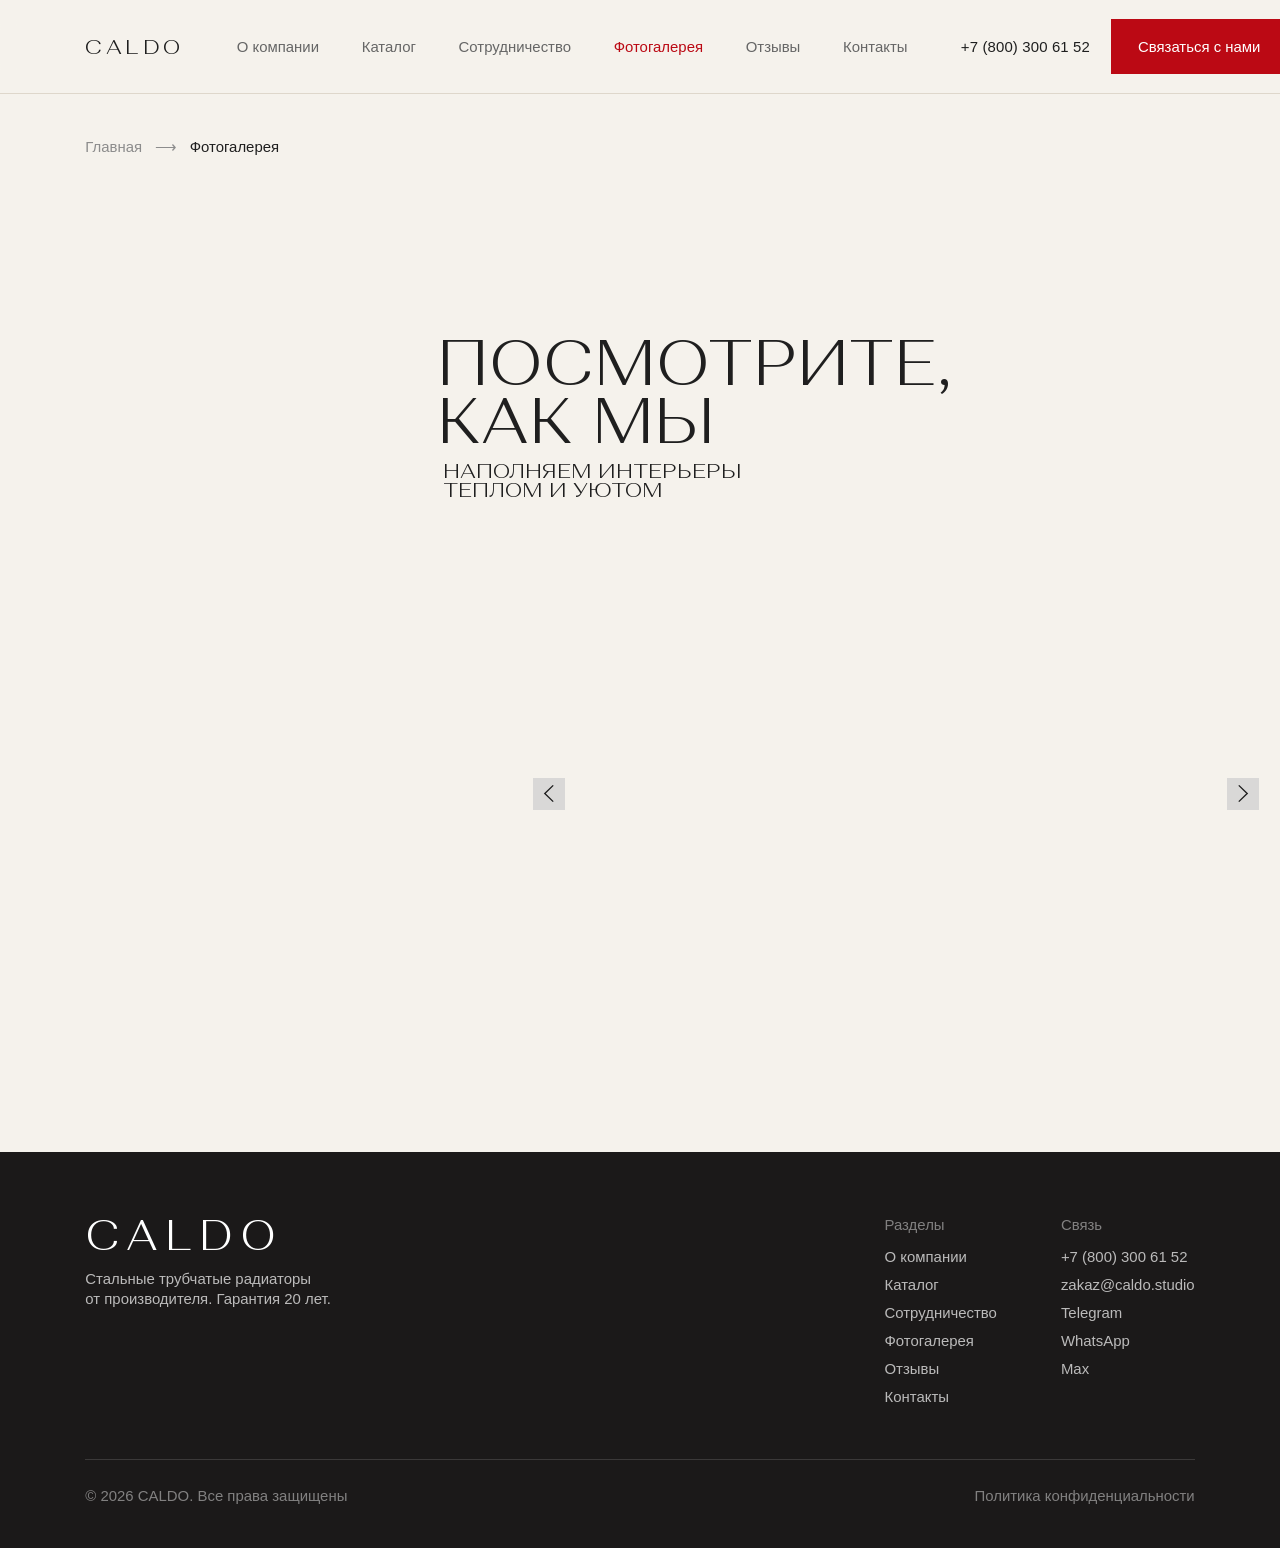
<file: gallery.html>
<!DOCTYPE html>
<html lang="ru">
<head>
<meta charset="utf-8">
<meta name="viewport" content="width=device-width, initial-scale=1">
<title>Фотогалерея CALDO — радиаторы в интерьере</title>
<meta name="description" content="Живые фотографии от клиентов и визуализации радиаторов CALDO в интерьере.">

<!-- Tilda Sans — тот же источник, что и на текущем сайте caldo.studio.
     Подключён неблокирующим способом: если CDN тормозит, страница всё равно
     рисуется, а на машинах с установленным Tilda Sans шрифт берётся локально. -->
<link rel="preconnect" href="https://static.tildacdn.com" crossorigin>
<link rel="stylesheet" href="https://static.tildacdn.com/css/fonts-tildasans.css" media="print" onload="this.media='all'">
<noscript><link rel="stylesheet" href="https://static.tildacdn.com/css/fonts-tildasans.css"></noscript>
<link rel="stylesheet" href="assets/site.css?v=61">
</head>

<body>
<script>
/* Масштаб макета под ширину окна — то же, что делает модуль ANNEXX на сайте:
   сетка 1200 растягивается на всё окно. Ниже 1200 масштаб не трогаем,
   там работают брейкпоинты. */
(function () {
  var root = document.documentElement;
  function fit() {
    var w = root.clientWidth;
    root.style.setProperty('--k', w >= 1200 ? (w / 1200).toFixed(4) : '1');
  }
  fit();
  addEventListener('resize', fit, { passive: true });
})();
</script>

<header class="header header--solid header--static" id="header">
  <div class="shell header__inner">
    <a class="logo" href="index.html" aria-label="CALDO — на главную">Caldo</a>

    <nav class="nav" aria-label="Основная навигация">
      <ul class="nav__list">
        <li class="nav__item"><a class="nav__link" href="index.html">О компании</a></li>
    <li class="nav__item"><a class="nav__link" href="catalog.html">Каталог</a></li>
    <li class="nav__item"><a class="nav__link" href="partners.html">Сотрудничество</a></li>
    <li class="nav__item"><a class="nav__link" href="gallery.html" aria-current="page">Фотогалерея</a></li>
    <li class="nav__item"><a class="nav__link" href="reviews.html">Отзывы</a></li>
    <li class="nav__item"><a class="nav__link" href="contacts.html">Контакты</a></li>
      </ul>
    </nav>

    <div class="header__aside">
      <a class="header__phone" href="tel:+78003006152">+7 (800) 300 61 52</a>
      <a class="btn btn--primary" href="contacts.html">Связаться с нами</a>
      <button class="burger" id="burger" type="button" aria-expanded="false" aria-controls="menu" aria-label="Открыть меню разделов">
        <span></span><span></span><span></span>
      </button>
    </div>
  </div>
</header>

<div class="overlay" id="menu" data-open="false" aria-label="Разделы сайта">
  <ul class="overlay__list">
    <li><a class="overlay__link" href="index.html">О компании</a></li>
    <li><a class="overlay__link" href="catalog.html">Каталог</a></li>
    <li><a class="overlay__link" href="partners.html">Сотрудничество</a></li>
    <li><a class="overlay__link" href="gallery.html" aria-current="page">Фотогалерея</a></li>
    <li><a class="overlay__link" href="reviews.html">Отзывы</a></li>
    <li><a class="overlay__link" href="contacts.html">Контакты</a></li>
  </ul>
  <div class="overlay__contacts">
    <a href="tel:+78003006152">+7 (800) 300 61 52</a>
    <a href="mailto:zakaz@caldo.studio">zakaz@caldo.studio</a>
    <div class="overlay__messengers">
      <a href="https://t.me/caldo_studio" rel="noopener">Telegram</a>
      <a href="https://wa.me/79301040169" rel="noopener">WhatsApp</a>
      <a href="https://max.ru/id760404427099_bot" rel="noopener">Max</a>
    </div>
    <a class="btn btn--primary" href="contacts.html">Связаться с нами</a>
  </div>
</div>

<main id="top" class="page">
  <!-- Хлебные крошки: одинаковые на всех внутренних страницах -->
  <div class="shell">
    <p class="crumbs"><a href="index.html">Главная</a><span aria-hidden="true">&#10230;</span>Фотогалерея</p>
  </div>

<!-- ============ ФОТОГАЛЕРЕЯ ============
       Блок rec632091605: линия 416/50, надзаголовок 81, заголовок 410/138,
       подзаголовок 415/256, слайдер 480/352 размером 720×432 и два снимка
       слева с параллаксом. Высота артборда 904. -->
  <section class="section section--gal" id="gallery">
    <div class="gal">
      <span class="gal__rule"></span>
      <span class="section__label gal__label">Фото радиаторов в&nbsp;интерьере</span>
      <h2 class="section__title gal__title">Посмотрите, как мы</h2>
      <p class="gal__sub">наполняем интерьеры теплом и&nbsp;уютом</p>

      <div class="gal__ph gal__ph--1" role="img" aria-label="Радиатор CALDO Ronda"
           style="background-image: url('https://static.tildacdn.com/tild6661-6665-4637-a662-306665616466/Ronda___1_1.png')"></div>
      <div class="gal__ph gal__ph--2" role="img" aria-label="Радиатор CALDO Aria"
           style="background-image: url('https://static.tildacdn.com/tild3263-3063-4561-a663-613931623538/Aria__1.png')"></div>

      <div class="slider gal__slider" data-autoplay="3000">
        <div class="slider__track">
          <div class="slider__slide" role="img" aria-label="Радиатор CALDO Cube в интерьере"
               style="background-image: url('https://static.tildacdn.com/tild3732-3039-4936-b264-653732323761/Cube__3_2.png')"></div>
          <div class="slider__slide" role="img" aria-label="Радиатор CALDO Cube"
               style="background-image: url('https://static.tildacdn.com/tild3463-6433-4231-b932-636166353561/Cube__2_1.png')"></div>
          <div class="slider__slide" role="img" aria-label="Радиатор CALDO Bordo"
               style="background-image: url('https://static.tildacdn.com/tild6134-6564-4331-a664-313964653934/Caldo_Bordo_X_-_whit.png')"></div>
        </div>
        <button class="slider__arrow slider__arrow--prev" type="button" aria-label="Предыдущий снимок"></button>
        <button class="slider__arrow slider__arrow--next" type="button" aria-label="Следующий снимок"></button>
      </div>
    </div>
  </section>
</main>

<footer class="footer">
  <div class="shell">
    <div class="footer__top">
      <div>
        <div class="footer__logo">Caldo</div>
        <p>Стальные трубчатые радиаторы<br>от производителя. Гарантия 20 лет.</p>
      </div>
      <div class="footer__cols">
        <div class="footer__col">
          <h4>Разделы</h4>
          <ul>
            <li><a href="index.html">О компании</a></li>
            <li><a href="catalog.html">Каталог</a></li>
            <li><a href="partners.html">Сотрудничество</a></li>
            <li><a href="gallery.html">Фотогалерея</a></li>
            <li><a href="reviews.html">Отзывы</a></li>
            <li><a href="contacts.html">Контакты</a></li>
          </ul>
        </div>
        <div class="footer__col">
          <h4>Связь</h4>
          <ul>
            <li><a href="tel:+78003006152">+7 (800) 300 61 52</a></li>
            <li><a href="mailto:zakaz@caldo.studio">zakaz@caldo.studio</a></li>
            <li><a href="https://t.me/caldo_studio" rel="noopener">Telegram</a></li>
            <li><a href="https://wa.me/79301040169" rel="noopener">WhatsApp</a></li>
            <li><a href="https://max.ru/id760404427099_bot" rel="noopener">Max</a></li>
          </ul>
        </div>
      </div>
    </div>
    <div class="footer__bottom">
      <span>© 2026 CALDO. Все права защищены</span>
      <a href="#">Политика конфиденциальности</a>
    </div>
  </div>
</footer>

<script src="assets/site.js?v=61"></script>
</body>
</html>
</file>
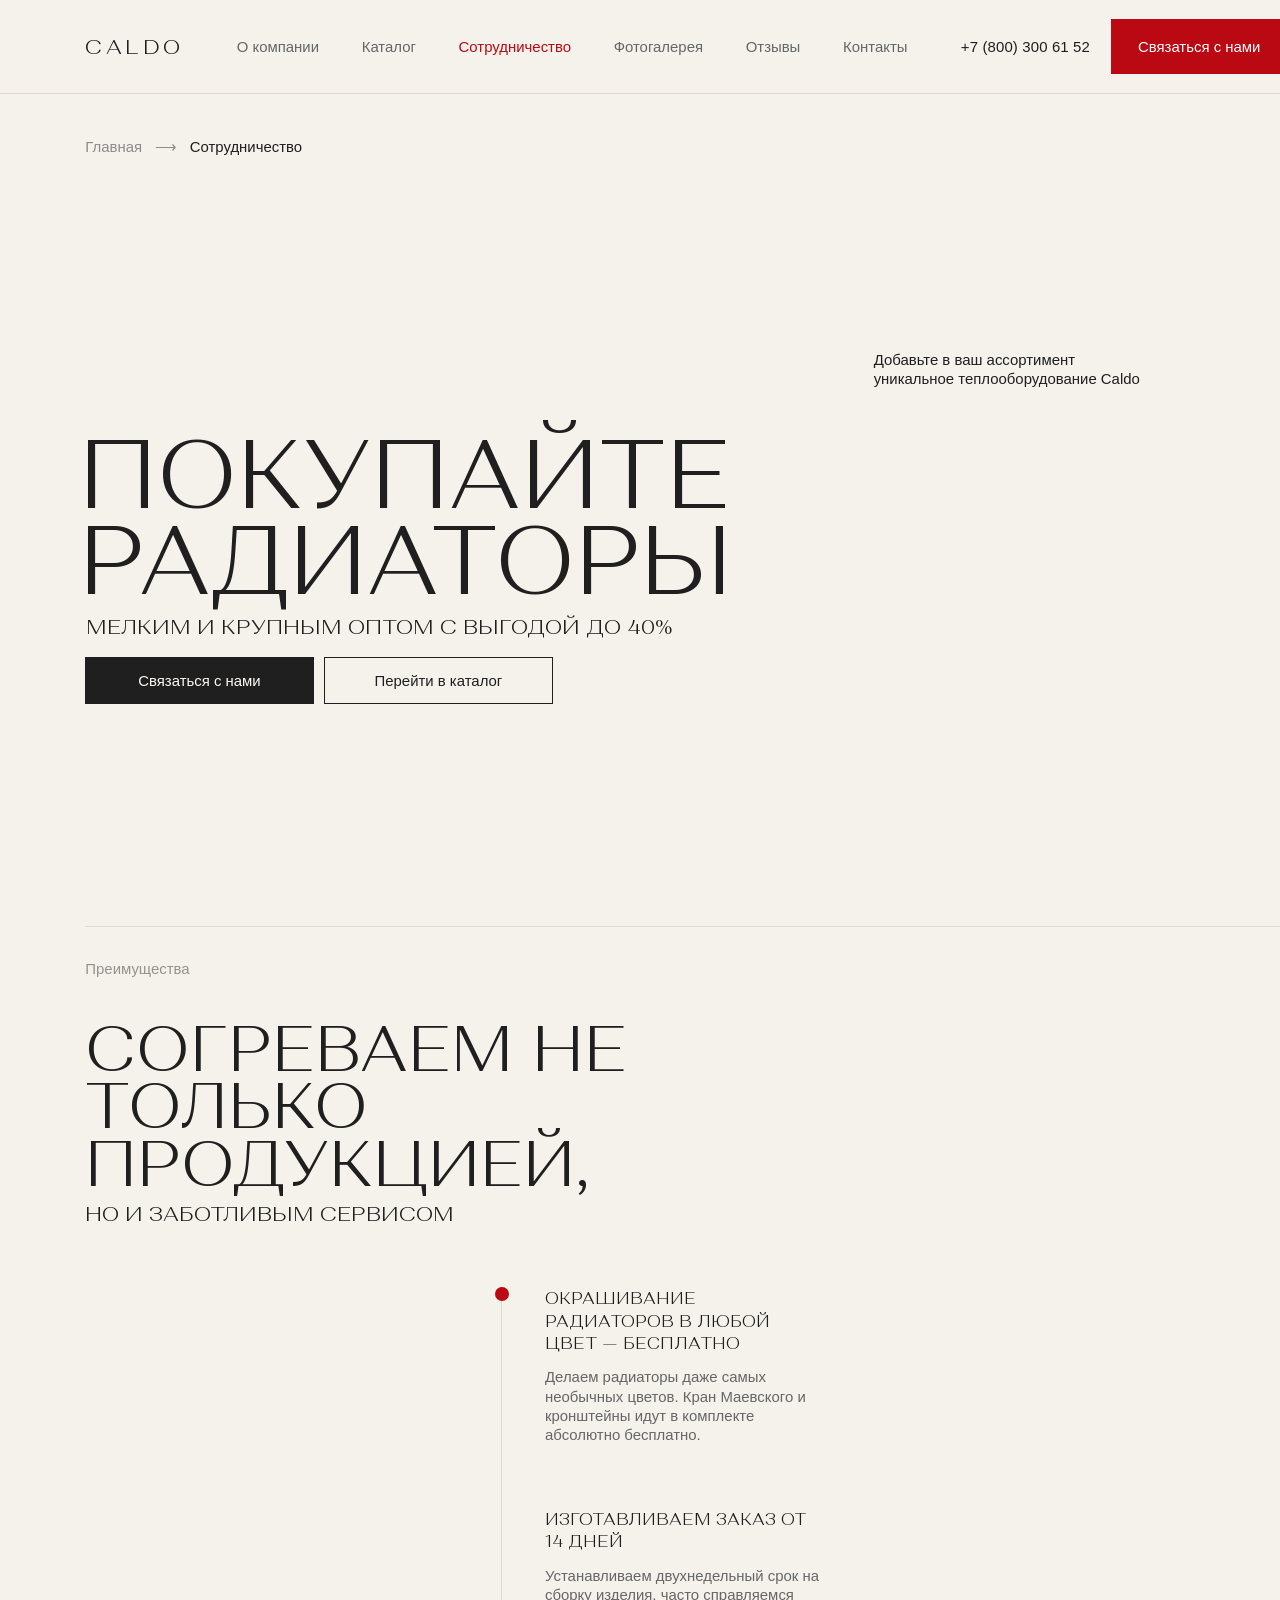
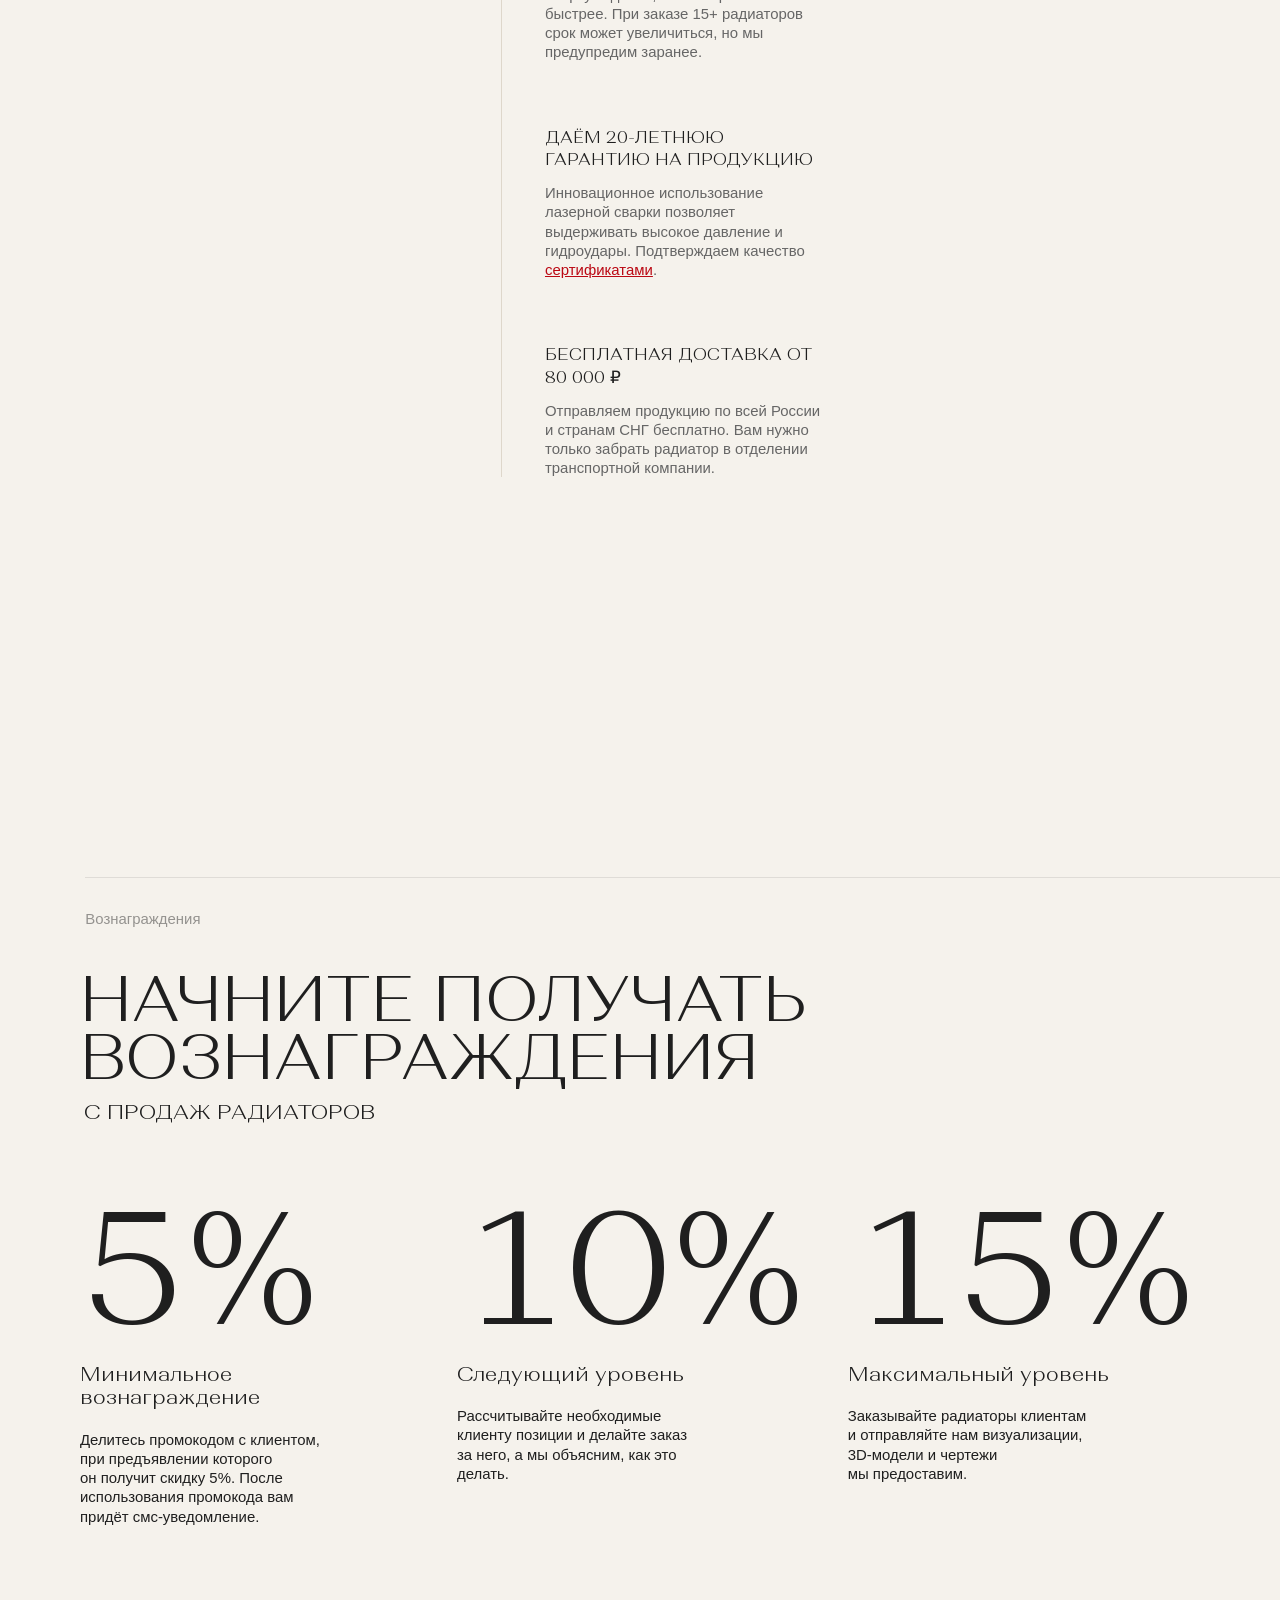
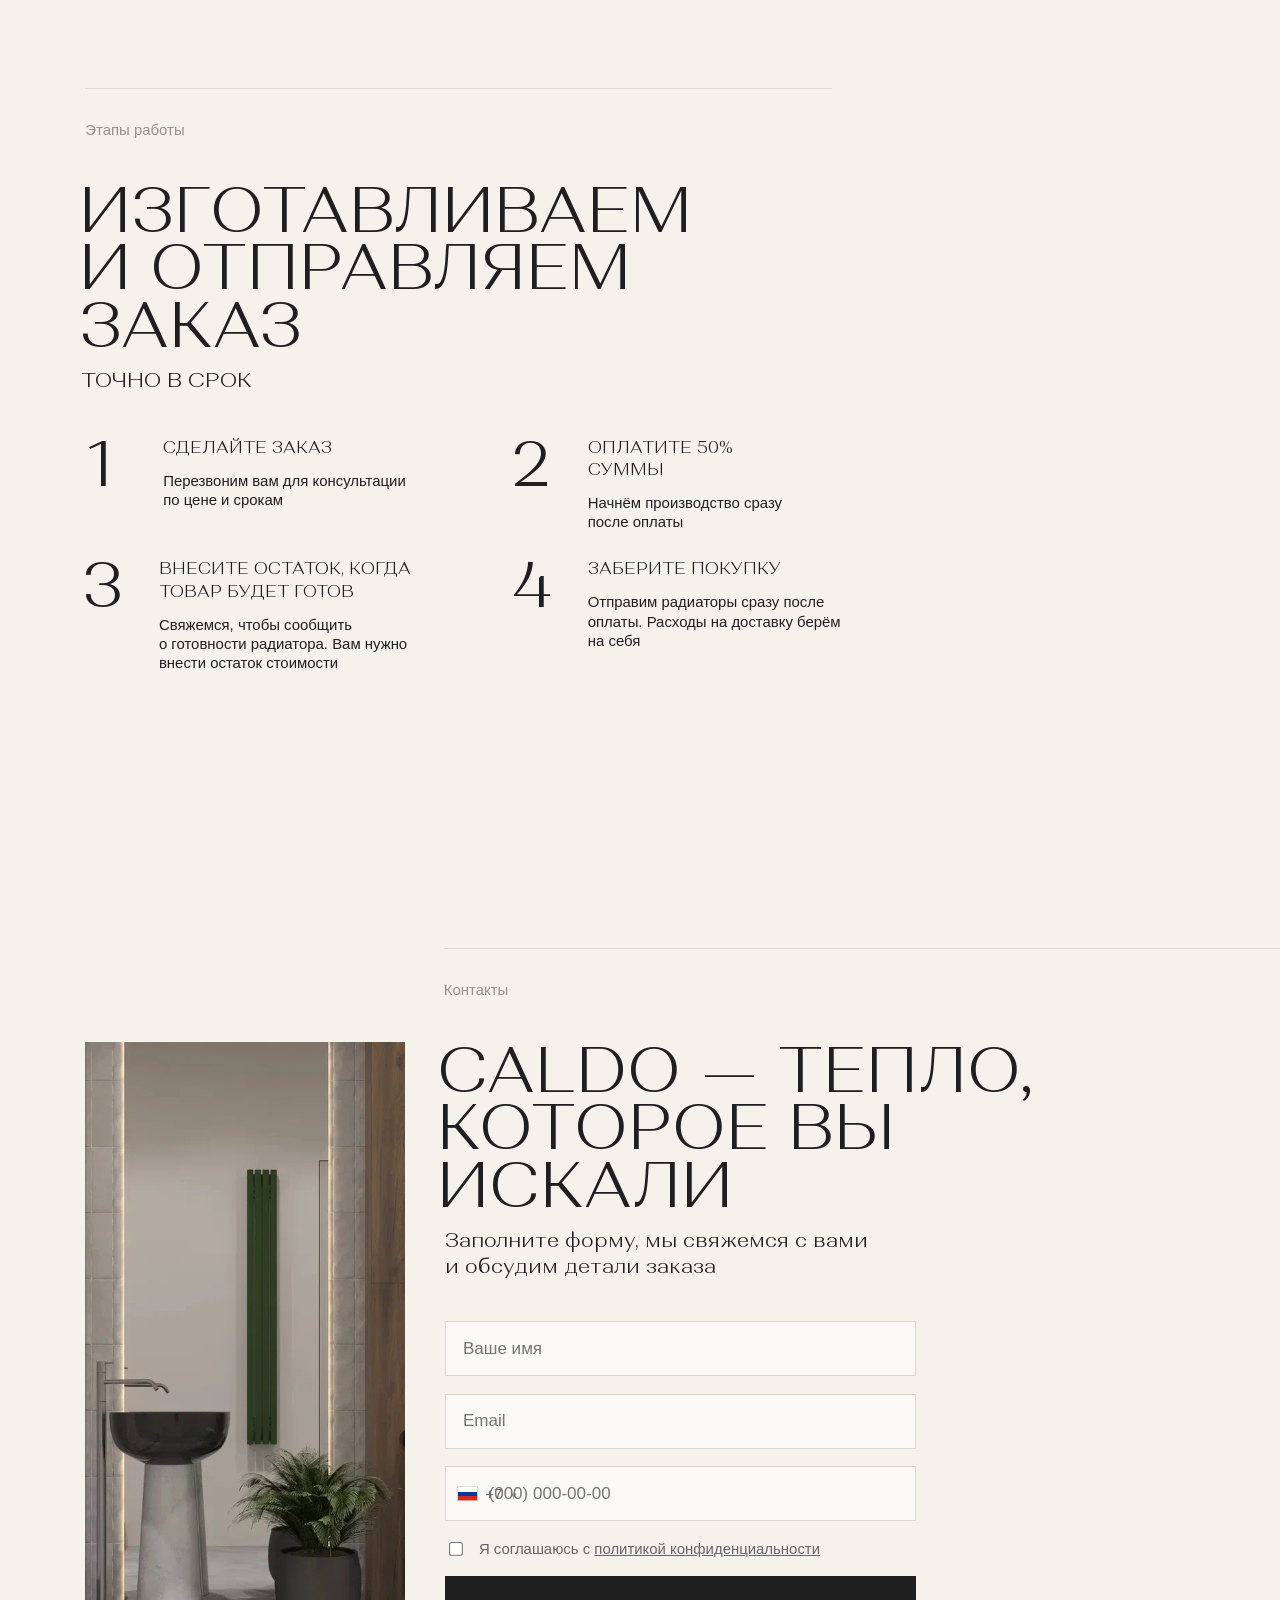
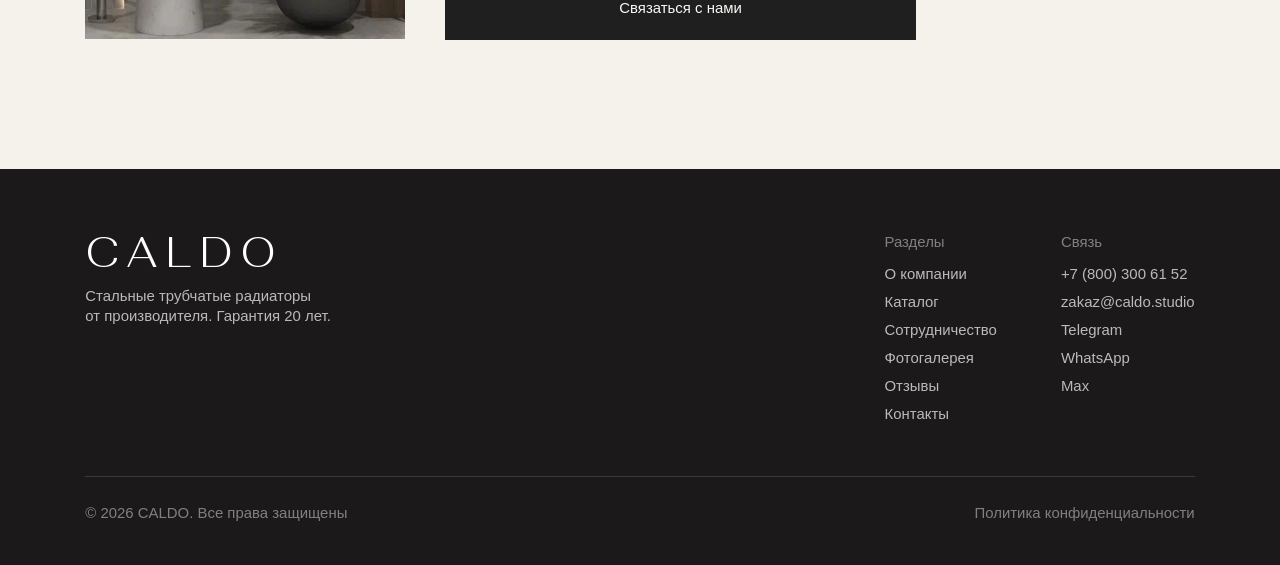
<file: partners.html>
<!DOCTYPE html>
<html lang="ru">
<head>
<meta charset="utf-8">
<meta name="viewport" content="width=device-width, initial-scale=1">
<title>Сотрудничество с CALDO — дизайнерам, строителям, дилерам</title>
<meta name="description" content="Условия сотрудничества для дизайнеров, строителей, партнёров, агентов и дилеров.">

<!-- Tilda Sans — тот же источник, что и на текущем сайте caldo.studio.
     Подключён неблокирующим способом: если CDN тормозит, страница всё равно
     рисуется, а на машинах с установленным Tilda Sans шрифт берётся локально. -->
<link rel="preconnect" href="https://static.tildacdn.com" crossorigin>
<link rel="stylesheet" href="https://static.tildacdn.com/css/fonts-tildasans.css" media="print" onload="this.media='all'">
<noscript><link rel="stylesheet" href="https://static.tildacdn.com/css/fonts-tildasans.css"></noscript>
<link rel="stylesheet" href="assets/site.css?v=61">
</head>

<body>
<script>
/* Масштаб макета под ширину окна — то же, что делает модуль ANNEXX на сайте:
   сетка 1200 растягивается на всё окно. Ниже 1200 масштаб не трогаем,
   там работают брейкпоинты. */
(function () {
  var root = document.documentElement;
  function fit() {
    var w = root.clientWidth;
    root.style.setProperty('--k', w >= 1200 ? (w / 1200).toFixed(4) : '1');
  }
  fit();
  addEventListener('resize', fit, { passive: true });
})();
</script>

<header class="header header--solid header--static" id="header">
  <div class="shell header__inner">
    <a class="logo" href="index.html" aria-label="CALDO — на главную">Caldo</a>

    <nav class="nav" aria-label="Основная навигация">
      <ul class="nav__list">
        <li class="nav__item"><a class="nav__link" href="index.html">О компании</a></li>
    <li class="nav__item"><a class="nav__link" href="catalog.html">Каталог</a></li>
    <li class="nav__item"><a class="nav__link" href="partners.html" aria-current="page">Сотрудничество</a></li>
    <li class="nav__item"><a class="nav__link" href="gallery.html">Фотогалерея</a></li>
    <li class="nav__item"><a class="nav__link" href="reviews.html">Отзывы</a></li>
    <li class="nav__item"><a class="nav__link" href="contacts.html">Контакты</a></li>
      </ul>
    </nav>

    <div class="header__aside">
      <a class="header__phone" href="tel:+78003006152">+7 (800) 300 61 52</a>
      <a class="btn btn--primary" href="contacts.html">Связаться с нами</a>
      <button class="burger" id="burger" type="button" aria-expanded="false" aria-controls="menu" aria-label="Открыть меню разделов">
        <span></span><span></span><span></span>
      </button>
    </div>
  </div>
</header>

<div class="overlay" id="menu" data-open="false" aria-label="Разделы сайта">
  <ul class="overlay__list">
    <li><a class="overlay__link" href="index.html">О компании</a></li>
    <li><a class="overlay__link" href="catalog.html">Каталог</a></li>
    <li><a class="overlay__link" href="partners.html" aria-current="page">Сотрудничество</a></li>
    <li><a class="overlay__link" href="gallery.html">Фотогалерея</a></li>
    <li><a class="overlay__link" href="reviews.html">Отзывы</a></li>
    <li><a class="overlay__link" href="contacts.html">Контакты</a></li>
  </ul>
  <div class="overlay__contacts">
    <a href="tel:+78003006152">+7 (800) 300 61 52</a>
    <a href="mailto:zakaz@caldo.studio">zakaz@caldo.studio</a>
    <div class="overlay__messengers">
      <a href="https://t.me/caldo_studio" rel="noopener">Telegram</a>
      <a href="https://wa.me/79301040169" rel="noopener">WhatsApp</a>
      <a href="https://max.ru/id760404427099_bot" rel="noopener">Max</a>
    </div>
    <a class="btn btn--primary" href="contacts.html">Связаться с нами</a>
  </div>
</div>

<main id="top" class="page">
  <!-- Хлебные крошки: одинаковые на всех внутренних страницах -->
  <div class="shell">
    <p class="crumbs"><a href="index.html">Главная</a><span aria-hidden="true">&#10230;</span>Сотрудничество</p>
  </div>

<!-- ============ СОТРУДНИЧЕСТВО ============
       Композиция блока rec632091554 со страницы «Оптовикам»: заголовок
       90/81 на 74/228, подстрока 81/402, короткий текст справа на 819/152,
       две кнопки на 440. Высота артборда 542. -->
  <section class="section section--par" id="partners">
    <div class="par">
      <h2 class="section__title par__title">Покупайте радиаторы</h2>
      <p class="par__sub">мелким и&nbsp;крупным оптом с&nbsp;выгодой до&nbsp;40%</p>
      <p class="par__note">Добавьте в&nbsp;ваш ассортимент уникальное теплооборудование Caldo</p>
      <!-- ТЗ: «сразу же кнопка — СВЯЗАТЬСЯ С НАМИ» -->
      <a class="btn btn--dark par__btn par__btn--1" href="contacts.html">Связаться с нами</a>
      <a class="btn btn--ghost par__btn par__btn--2" href="catalog.html">Перейти в каталог</a>
    </div>
  </section>

  <!-- Преимущества — тот же блок, что на главной: партнёру важно то же
       самое, что и покупателю, только он читает страницу «Сотрудничество». -->
  <section class="section section--advs">
    <div class="shell">
        <div class="advs">
          <span class="rule"></span>
          <span class="section__label">Преимущества</span>
          <h3 class="section__title">Согреваем не только продукцией,</h3>
          <p class="advs__lead">но и заботливым сервисом</p>

          <div class="advs__body">
            <div class="advs__media advs__media--l">
              <div class="advs__ph" role="img" aria-label="Радиатор Bordo в интерьере"
                   style="aspect-ratio: 447/291; background-image: url('https://static.tildacdn.com/tild6532-3335-4834-b564-393137653266/Bordo__2.jpg')"></div>
              <div class="advs__ph" role="img" aria-label="Радиатор Bordo вертикального расположения"
                   style="aspect-ratio: 423/330; background-image: url('https://static.tildacdn.com/tild3266-3063-4362-b931-346164663039/BORDO___1.png')"></div>
            </div>

            <div class="advs__list">
              <span class="adv__runner" aria-hidden="true"></span>
              <div class="adv__item">
                <span class="adv__title">Окрашивание радиаторов в любой цвет — бесплатно</span>
                <span class="adv__text">Делаем радиаторы даже самых необычных цветов. Кран Маевского
                  и кронштейны идут в комплекте абсолютно бесплатно.</span>
              </div>
              <div class="adv__item">
                <span class="adv__title">Изготавливаем заказ от 14 дней</span>
                <span class="adv__text">Устанавливаем двухнедельный срок на сборку изделия, часто
                  справляемся быстрее. При заказе 15+ радиаторов срок может увеличиться,
                  но мы предупредим заранее.</span>
              </div>
              <div class="adv__item">
                <span class="adv__title">Даём 20-летнюю гарантию на продукцию</span>
                <span class="adv__text">Инновационное использование лазерной сварки позволяет
                  выдерживать высокое давление и гидроудары. Подтверждаем качество
                  <a href="#docs">сертификатами</a>.</span>
              </div>
              <div class="adv__item">
                <span class="adv__title">Бесплатная доставка от 80 000 ₽</span>
                <span class="adv__text">Отправляем продукцию по всей России и странам СНГ бесплатно.
                  Вам нужно только забрать радиатор в отделении транспортной компании.</span>
              </div>
            </div>

            <div class="advs__media advs__media--r">
              <div class="advs__ph" role="img" aria-label="Радиатор Cube"
                   style="aspect-ratio: 270/365; background-image: url('https://static.tildacdn.com/tild3438-3763-4839-b536-333234663364/Cube__3.jpg')"></div>
              <div class="advs__ph" role="img" aria-label="Радиатор Ronda"
                   style="aspect-ratio: 300/360; background-image: url('https://static.tildacdn.com/tild3032-3031-4862-a262-356662666336/Ronda__.jpg')"></div>
            </div>
          </div>
        </div>
    </div>
  </section>

  <!-- ============ ВОЗНАГРАЖДЕНИЯ ============
       Блок rec632151438 со страницы «Дизайнерам»: линия 80/100 шириной 1200,
       надзаголовок 131, заголовок 75/188 шириной 855, подстрока 79/308,
       три уровня — цифры 150 px на 399, названия 548, описания 581,
       ниже тёмная плашка с формой на фотографии. Высота артборда 1335. -->
  <section class="section section--rew">
    <div class="rew">
      <span class="rew__rule"></span>
      <span class="section__label rew__label">Вознаграждения</span>
      <h2 class="section__title rew__title">Начните получать вознаграждения</h2>
      <p class="rew__sub">С продаж радиаторов</p>

      <!-- Три уровня — потоком в три колонки. По координатам они наезжали:
           название в две строки перекрывало описание. -->
      <div class="rew__levels">
        <div class="rew__lvl">
          <span class="rew__num">5%</span>
          <span class="rew__lvl-name">Минимальное вознаграждение</span>
          <p class="rew__txt">Делитесь промокодом с&nbsp;клиентом, при предъявлении которого
            он&nbsp;получит скидку 5%. После использования промокода вам придёт смс-уведомление.</p>
        </div>
        <div class="rew__lvl">
          <span class="rew__num">10%</span>
          <span class="rew__lvl-name">Следующий уровень</span>
          <p class="rew__txt">Рассчитывайте необходимые клиенту позиции и&nbsp;делайте заказ
            за&nbsp;него, а&nbsp;мы&nbsp;объясним, как это делать.</p>
        </div>
        <div class="rew__lvl">
          <span class="rew__num">15%</span>
          <span class="rew__lvl-name">Максимальный уровень</span>
          <p class="rew__txt">Заказывайте радиаторы клиентам и&nbsp;отправляйте нам
            визуализации, 3D-модели и&nbsp;чертежи мы&nbsp;предоставим.</p>
        </div>
      </div>

    </div>
  </section>

  <section class="section section--steps">
      <!-- ============ ЭТАПЫ РАБОТЫ ============
           Блок rec819904325: линия 50, надзаголовок 81, заголовок 74/138,
           подстрока 312, четыре шага двумя парами на 376 и 490,
           фотография 879/120 размером 341 × 398. Высота 706. -->
      <div class="steps">
        <span class="steps__rule"></span>
        <span class="section__label steps__label">Этапы работы</span>
        <h2 class="section__title steps__title">Изготавливаем и&nbsp;отправляем заказ</h2>
        <p class="steps__sub">точно в&nbsp;срок</p>

        <div class="steps__item steps__item--1">
          <span class="steps__num">1</span>
          <span class="steps__name">Сделайте заказ</span>
          <p class="steps__text">Перезвоним вам для&nbsp;консультации по&nbsp;цене и&nbsp;срокам</p>
        </div>
        <div class="steps__item steps__item--2">
          <span class="steps__num">2</span>
          <span class="steps__name">Оплатите 50% суммы</span>
          <p class="steps__text">Начнём производство сразу после оплаты</p>
        </div>
        <div class="steps__item steps__item--3">
          <span class="steps__num">3</span>
          <span class="steps__name">Внесите остаток, когда товар будет готов</span>
          <p class="steps__text">Свяжемся, чтобы сообщить о&nbsp;готовности радиатора.
            Вам нужно внести остаток стоимости</p>
        </div>
        <div class="steps__item steps__item--4">
          <span class="steps__num">4</span>
          <span class="steps__name">Заберите покупку</span>
          <p class="steps__text">Отправим радиаторы сразу после оплаты.
            Расходы на&nbsp;доставку берём на&nbsp;себя</p>
        </div>

        <div class="steps__ph" role="img" aria-label="Радиатор CALDO Ronda"
             style="background-image: url('https://static.tildacdn.com/tild3961-6535-4633-b937-613463653738/Ronda___2_1.png')"></div>
      </div>
  </section>

  <!-- ============ КОНТАКТЫ ============
       Блок rec632091629 со страницы «Оптовикам»: линия 416/50 шириной 800,
       надзаголовок 81, заголовок 410/138 шириной 611, текст 417/312,
       форма 417/400 шириной 442, фотография -52/318 с параллаксом.
       Высота артборда 820. -->
  <section class="section section--cta">
    <div class="cta">
      <!-- Снимок прислал заказчик. Кадр сдвинут вправо, чтобы радиатор
           попал в узкую колонку 300 × 560 целиком. -->
      <div class="cta__ph" role="img" aria-label="Зелёный вертикальный радиатор CALDO в ванной комнате"
           style="background-image: url('assets/img/radiator-green-bath.png')"></div>

      <span class="cta__rule"></span>
      <span class="section__label cta__label">Контакты</span>
      <h2 class="section__title cta__title">Caldo — тепло, которое вы искали</h2>
      <p class="cta__text">Заполните форму, мы&nbsp;свяжемся с&nbsp;вами и&nbsp;обсудим детали заказа</p>

      <form class="form cta__form" novalidate>
        <div class="field">
          <label class="visually-hidden" for="cta-name">Ваше имя</label>
          <input id="cta-name" name="name" type="text" autocomplete="name" placeholder="Ваше имя" required>
        </div>
        <div class="field">
          <label class="visually-hidden" for="cta-email">Email</label>
          <input id="cta-email" name="email" type="email" autocomplete="email" placeholder="Email">
        </div>
        <div class="field field--phone">
          <label class="visually-hidden" for="cta-phone">Телефон</label>
          <span class="field__code" aria-hidden="true">+7</span>
          <input id="cta-phone" name="phone" type="tel" autocomplete="tel" placeholder="(000) 000-00-00" required>
        </div>
        <label class="consent">
          <input type="checkbox" name="consent" required>
          <span>Я соглашаюсь с <a href="#">политикой конфиденциальности</a></span>
        </label>
        <button class="btn btn--dark btn--lg" type="submit">Связаться с нами</button>
      </form>
    </div>
  </section>
</main>

<footer class="footer">
  <div class="shell">
    <div class="footer__top">
      <div>
        <div class="footer__logo">Caldo</div>
        <p>Стальные трубчатые радиаторы<br>от производителя. Гарантия 20 лет.</p>
      </div>
      <div class="footer__cols">
        <div class="footer__col">
          <h4>Разделы</h4>
          <ul>
            <li><a href="index.html">О компании</a></li>
            <li><a href="catalog.html">Каталог</a></li>
            <li><a href="partners.html">Сотрудничество</a></li>
            <li><a href="gallery.html">Фотогалерея</a></li>
            <li><a href="reviews.html">Отзывы</a></li>
            <li><a href="contacts.html">Контакты</a></li>
          </ul>
        </div>
        <div class="footer__col">
          <h4>Связь</h4>
          <ul>
            <li><a href="tel:+78003006152">+7 (800) 300 61 52</a></li>
            <li><a href="mailto:zakaz@caldo.studio">zakaz@caldo.studio</a></li>
            <li><a href="https://t.me/caldo_studio" rel="noopener">Telegram</a></li>
            <li><a href="https://wa.me/79301040169" rel="noopener">WhatsApp</a></li>
            <li><a href="https://max.ru/id760404427099_bot" rel="noopener">Max</a></li>
          </ul>
        </div>
      </div>
    </div>
    <div class="footer__bottom">
      <span>© 2026 CALDO. Все права защищены</span>
      <a href="#">Политика конфиденциальности</a>
    </div>
  </div>
</footer>

<script src="assets/site.js?v=61"></script>
</body>
</html>
</file>
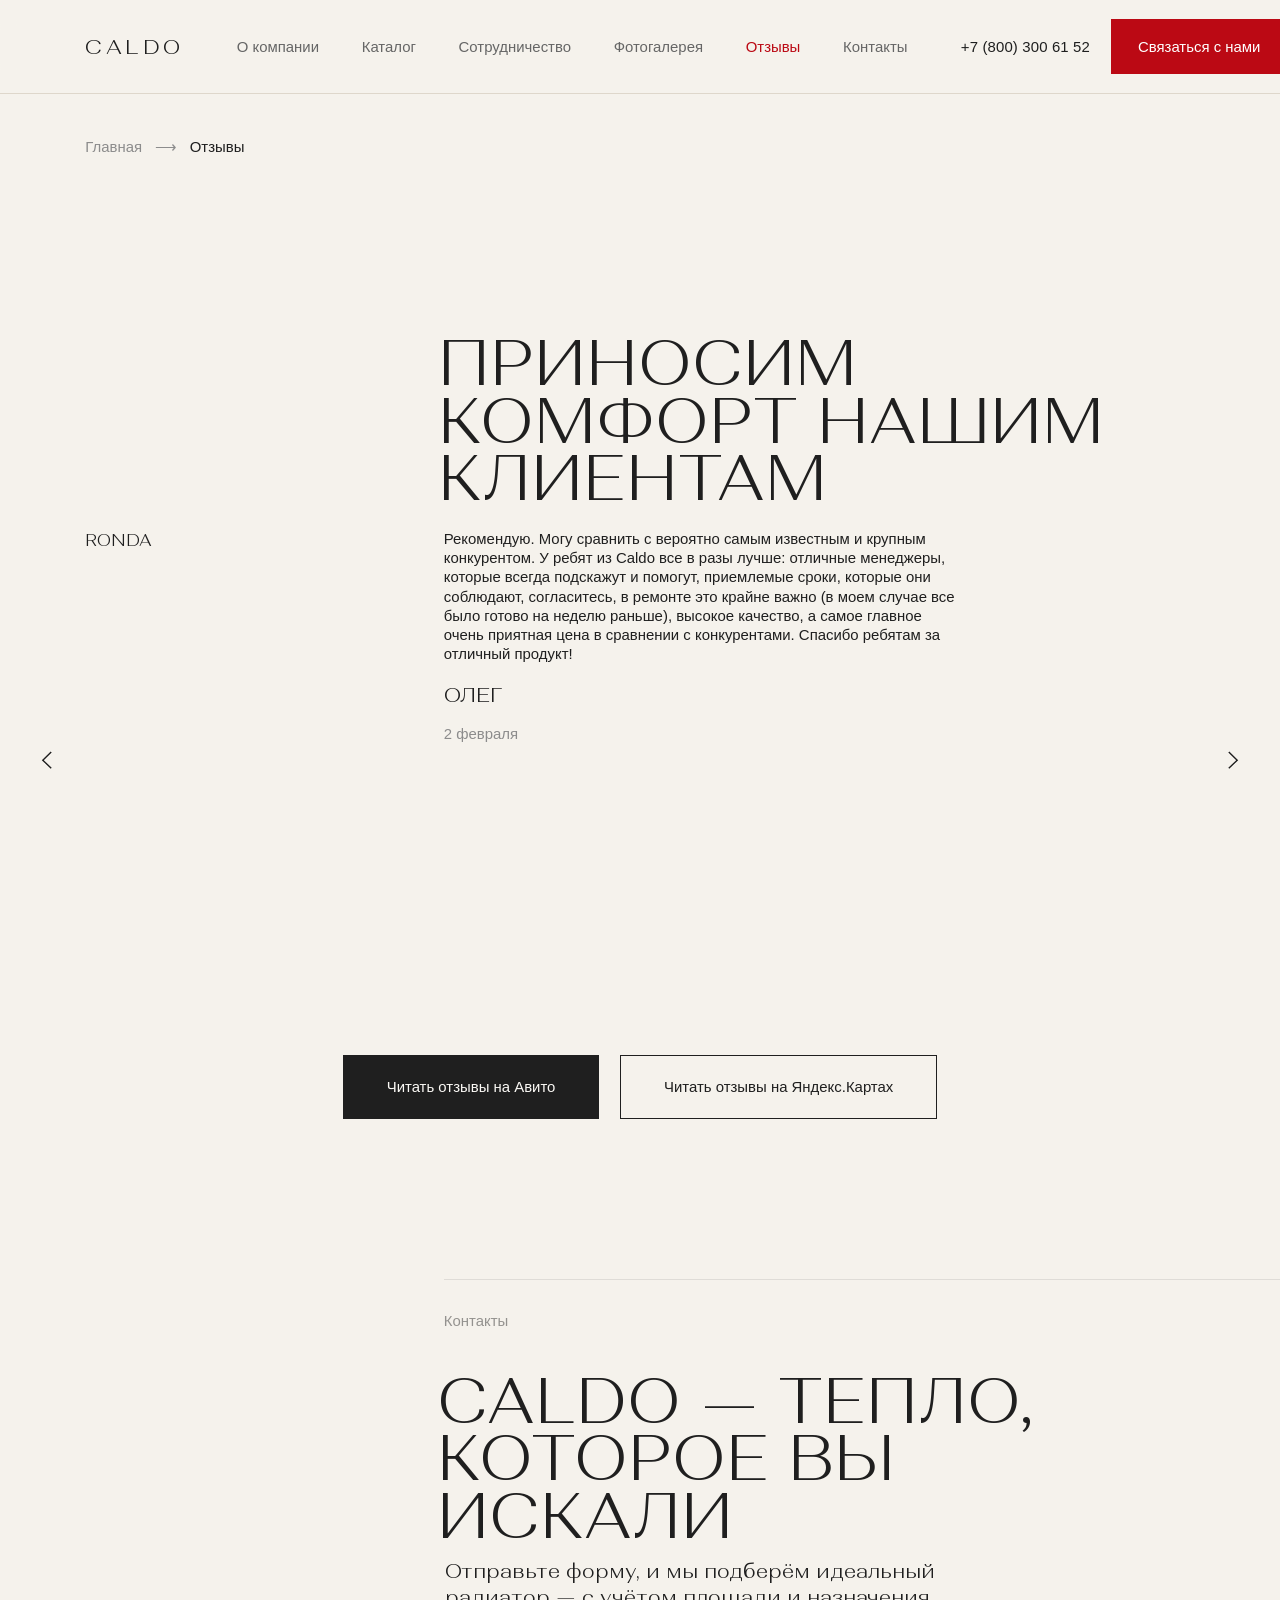
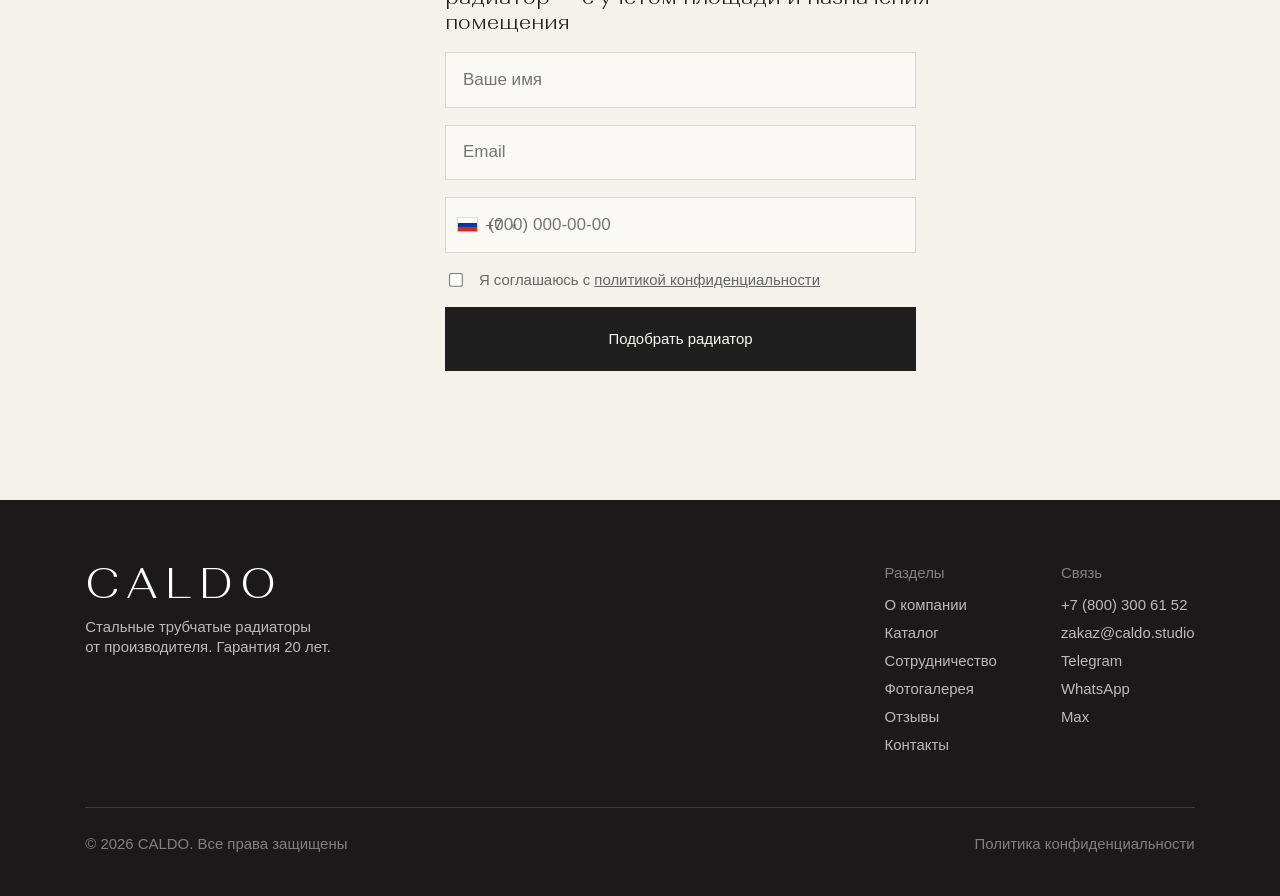
<file: reviews.html>
<!DOCTYPE html>
<html lang="ru">
<head>
<meta charset="utf-8">
<meta name="viewport" content="width=device-width, initial-scale=1">
<title>Отзывы о радиаторах CALDO</title>
<meta name="description" content="Отзывы клиентов о стальных трубчатых радиаторах CALDO.">

<!-- Tilda Sans — тот же источник, что и на текущем сайте caldo.studio.
     Подключён неблокирующим способом: если CDN тормозит, страница всё равно
     рисуется, а на машинах с установленным Tilda Sans шрифт берётся локально. -->
<link rel="preconnect" href="https://static.tildacdn.com" crossorigin>
<link rel="stylesheet" href="https://static.tildacdn.com/css/fonts-tildasans.css" media="print" onload="this.media='all'">
<noscript><link rel="stylesheet" href="https://static.tildacdn.com/css/fonts-tildasans.css"></noscript>
<link rel="stylesheet" href="assets/site.css?v=61">
</head>

<body>
<script>
/* Масштаб макета под ширину окна — то же, что делает модуль ANNEXX на сайте:
   сетка 1200 растягивается на всё окно. Ниже 1200 масштаб не трогаем,
   там работают брейкпоинты. */
(function () {
  var root = document.documentElement;
  function fit() {
    var w = root.clientWidth;
    root.style.setProperty('--k', w >= 1200 ? (w / 1200).toFixed(4) : '1');
  }
  fit();
  addEventListener('resize', fit, { passive: true });
})();
</script>

<header class="header header--solid header--static" id="header">
  <div class="shell header__inner">
    <a class="logo" href="index.html" aria-label="CALDO — на главную">Caldo</a>

    <nav class="nav" aria-label="Основная навигация">
      <ul class="nav__list">
        <li class="nav__item"><a class="nav__link" href="index.html">О компании</a></li>
    <li class="nav__item"><a class="nav__link" href="catalog.html">Каталог</a></li>
    <li class="nav__item"><a class="nav__link" href="partners.html">Сотрудничество</a></li>
    <li class="nav__item"><a class="nav__link" href="gallery.html">Фотогалерея</a></li>
    <li class="nav__item"><a class="nav__link" href="reviews.html" aria-current="page">Отзывы</a></li>
    <li class="nav__item"><a class="nav__link" href="contacts.html">Контакты</a></li>
      </ul>
    </nav>

    <div class="header__aside">
      <a class="header__phone" href="tel:+78003006152">+7 (800) 300 61 52</a>
      <a class="btn btn--primary" href="contacts.html">Связаться с нами</a>
      <button class="burger" id="burger" type="button" aria-expanded="false" aria-controls="menu" aria-label="Открыть меню разделов">
        <span></span><span></span><span></span>
      </button>
    </div>
  </div>
</header>

<div class="overlay" id="menu" data-open="false" aria-label="Разделы сайта">
  <ul class="overlay__list">
    <li><a class="overlay__link" href="index.html">О компании</a></li>
    <li><a class="overlay__link" href="catalog.html">Каталог</a></li>
    <li><a class="overlay__link" href="partners.html">Сотрудничество</a></li>
    <li><a class="overlay__link" href="gallery.html">Фотогалерея</a></li>
    <li><a class="overlay__link" href="reviews.html" aria-current="page">Отзывы</a></li>
    <li><a class="overlay__link" href="contacts.html">Контакты</a></li>
  </ul>
  <div class="overlay__contacts">
    <a href="tel:+78003006152">+7 (800) 300 61 52</a>
    <a href="mailto:zakaz@caldo.studio">zakaz@caldo.studio</a>
    <div class="overlay__messengers">
      <a href="https://t.me/caldo_studio" rel="noopener">Telegram</a>
      <a href="https://wa.me/79301040169" rel="noopener">WhatsApp</a>
      <a href="https://max.ru/id760404427099_bot" rel="noopener">Max</a>
    </div>
    <a class="btn btn--primary" href="contacts.html">Связаться с нами</a>
  </div>
</div>

<main id="top" class="page">
  <!-- Хлебные крошки: одинаковые на всех внутренних страницах -->
  <div class="shell">
    <p class="crumbs"><a href="index.html">Главная</a><span aria-hidden="true">&#10230;</span>Отзывы</p>
  </div>

<!-- ============ ОТЗЫВЫ ============
       Шапка — артборд rec819904332: линия 421/50, надзаголовок 81,
       заголовок 411/138 шириной 704. Высота 320.
       Ниже слайдер отзывов из блока rec819904333 (t728). -->
  <section class="section section--rev" id="reviews">
    <div class="rev">
      <span class="rev__rule"></span>
      <span class="section__label rev__label">Отзывы</span>
      <h2 class="section__title rev__title">Приносим комфорт нашим клиентам</h2>
    </div>

    <div class="shell">
      <div class="slider rev__slider" data-autoplay="off">
        <div class="slider__track">
          <div class="slider__slide rev__slide is-on">
            <div class="rev__side">
              <span class="rev__model">Ronda</span>
              <div class="rev__ph" role="img" aria-label="Фотография от клиента по имени Олег"
                 style="background-image: url('https://static.tildacdn.com/tild3931-6637-4838-a564-613664303237/16860607478_1.png')"></div>
            </div>
            <div class="rev__body">
              <p class="rev__text">Рекомендую. Могу сравнить с вероятно самым известным и крупным конкурентом. У ребят из Caldo все в разы лучше: отличные менеджеры, которые всегда подскажут и помогут, приемлемые сроки, которые они соблюдают, согласитесь, в ремонте это крайне важно (в моем случае все было готово на неделю раньше), высокое качество, а самое главное очень приятная цена в сравнении с конкурентами. Спасибо ребятам за отличный продукт!</p>
              <span class="rev__name">Олег</span>
              <span class="rev__date">2 февраля</span>
            </div>
          </div>
          <div class="slider__slide rev__slide">
            <div class="rev__side">
              <span class="rev__model">Bordo</span>
              <div class="rev__ph" role="img" aria-label="Фотография от клиента по имени Игорь"
                 style="background-image: url('https://static.tildacdn.com/tild3264-3530-4461-b637-306632323537/18027701504_1.png')"></div>
            </div>
            <div class="rev__body">
              <p class="rev__text">Приобрел вертикальный радиатор с&nbsp;фирмы Caldo, поначалу были сомнения, боялся попасть на&nbsp;недобросовестных исполнителей, так как нужно было внести предоплату 50%. Девушка любезно предоставила всю нужную информацию о&nbsp;их&nbsp;фирме, и&nbsp;все сомнения отпали. Радиатор приехал весьма быстро, примерно через неделю уже был у&nbsp;меня, батарея была отлично упакована плюс в&nbsp;деревянной обрешётке. Что по&nbsp;поводу качества изделия&nbsp;— выше всех похвал, сделано всё идеально, отличный порошковый окрас. После установки и&nbsp;запуска был удивлён, как батарея греет: тепло отдаёт прекрасно, и&nbsp;самое классное&nbsp;— после отключения нагрева она долго сохраняет тепло. Настоятельно рекомендую данного производителя!</p>
              <span class="rev__name">Игорь</span>
              <span class="rev__date">2 апреля</span>
            </div>
          </div>
          <div class="slider__slide rev__slide">
            <div class="rev__side">
              <span class="rev__model">Aria</span>
              <div class="rev__ph" role="img" aria-label="Фотография от клиента по имени Егор"
                 style="background-image: url('https://static.tildacdn.com/tild3037-3434-4232-a133-303039366531/16932650587_1.png')"></div>
            </div>
            <div class="rev__body">
              <p class="rev__text">Хочу поблагодарить CALDO за&nbsp;их&nbsp;работу. В&nbsp;моём случае нюанс заключался в&nbsp;том, что у&nbsp;меня стоял радиатор другой фирмы, который 2&nbsp;раза потёк, и&nbsp;я&nbsp;обратился к&nbsp;ребятам. Обговорили с&nbsp;менеджером Артёмом все моменты, и&nbsp;я&nbsp;получил в&nbsp;срок с&nbsp;доставкой радиатор с&nbsp;нужными параметрами, встал 1&nbsp;в&nbsp;1 под размеры подключения. Естественно, пересверлил только настенные крепления. Большое спасибо и&nbsp;успехов в&nbsp;работе!</p>
              <span class="rev__name">Егор</span>
              <span class="rev__date">6 февраля</span>
            </div>
          </div>
        </div>
        <button class="slider__arrow slider__arrow--prev" type="button" aria-label="Предыдущий отзыв"></button>
        <button class="slider__arrow slider__arrow--next" type="button" aria-label="Следующий отзыв"></button>
      </div>

      <!-- Кнопки площадок — как на странице отзывов сайта. Ссылки взяты
           из исходника: rec819904334. ТЗ «сразу ссылки на связь»
           закрывает блок заявки в конце страницы. -->
      <div class="rev__places">
        <a class="btn btn--dark btn--lg" rel="nofollow noopener" target="_blank"
           href="https://www.avito.ru/brands/i211184993?shopId=1936514">Читать отзывы на Авито</a>
        <a class="btn btn--ghost btn--lg" rel="nofollow noopener" target="_blank"
           href="https://yandex.ru/maps/org/caldo/212758115219/reviews/">Читать отзывы на Яндекс.Картах</a>
      </div>


    </div>
  </section>

  <!-- ============ ЗАЯВКА ============
       Блок rec632091629: фотография уходит за левый край, справа
       надзаголовок, заголовок, строка-пояснение и форма. -->
  <section class="section section--cta">
    <div class="cta">
      <div class="cta__ph" role="img" aria-label="Радиатор CALDO в интерьере"
           style="background-image: url('https://static.tildacdn.com/tild3530-3330-4736-a161-333134353563/Ronda___2.jpg')"></div>

      <span class="cta__rule"></span>
      <span class="section__label cta__label">Контакты</span>
      <h2 class="section__title cta__title">Caldo — тепло, которое вы искали</h2>
      <p class="cta__text">Отправьте форму, и&nbsp;мы&nbsp;подберём идеальный радиатор&nbsp;— с&nbsp;учётом
        площади и&nbsp;назначения помещения</p>

      <form class="form cta__form" novalidate>
        <div class="field">
          <label class="visually-hidden" for="cta-name">Ваше имя</label>
          <input id="cta-name" name="name" type="text" autocomplete="name" placeholder="Ваше имя" required>
        </div>
        <div class="field">
          <label class="visually-hidden" for="cta-email">Email</label>
          <input id="cta-email" name="email" type="email" autocomplete="email" placeholder="Email">
        </div>
        <div class="field field--phone">
          <label class="visually-hidden" for="cta-phone">Телефон</label>
          <span class="field__code" aria-hidden="true">+7</span>
          <input id="cta-phone" name="phone" type="tel" autocomplete="tel" placeholder="(000) 000-00-00" required>
        </div>
        <label class="consent">
          <input type="checkbox" name="consent" required>
          <span>Я соглашаюсь с <a href="#">политикой конфиденциальности</a></span>
        </label>
        <button class="btn btn--dark btn--lg" type="submit">Подобрать радиатор</button>
      </form>
    </div>
  </section>
</main>

<footer class="footer">
  <div class="shell">
    <div class="footer__top">
      <div>
        <div class="footer__logo">Caldo</div>
        <p>Стальные трубчатые радиаторы<br>от производителя. Гарантия 20 лет.</p>
      </div>
      <div class="footer__cols">
        <div class="footer__col">
          <h4>Разделы</h4>
          <ul>
            <li><a href="index.html">О компании</a></li>
            <li><a href="catalog.html">Каталог</a></li>
            <li><a href="partners.html">Сотрудничество</a></li>
            <li><a href="gallery.html">Фотогалерея</a></li>
            <li><a href="reviews.html">Отзывы</a></li>
            <li><a href="contacts.html">Контакты</a></li>
          </ul>
        </div>
        <div class="footer__col">
          <h4>Связь</h4>
          <ul>
            <li><a href="tel:+78003006152">+7 (800) 300 61 52</a></li>
            <li><a href="mailto:zakaz@caldo.studio">zakaz@caldo.studio</a></li>
            <li><a href="https://t.me/caldo_studio" rel="noopener">Telegram</a></li>
            <li><a href="https://wa.me/79301040169" rel="noopener">WhatsApp</a></li>
            <li><a href="https://max.ru/id760404427099_bot" rel="noopener">Max</a></li>
          </ul>
        </div>
      </div>
    </div>
    <div class="footer__bottom">
      <span>© 2026 CALDO. Все права защищены</span>
      <a href="#">Политика конфиденциальности</a>
    </div>
  </div>
</footer>

<script src="assets/site.js?v=61"></script>
</body>
</html>
</file>
<file: assets/site.css>
/* ============================================================
   CALDO · прототип по ТЗ
   Токены — из дизайн-системы CALDO (31 переменная, см. AUDIT_LEGACY.md)
   ============================================================ */

/* Alethia Next — лицензионный веб-шрифт из поставки клиента.
   Лицензия: prototype/fonts/Web Font EULA 1.7.1.txt */
@font-face {
  font-family: 'Alethia Next Web';
  /* Файл взят с сайта клиента: поставка в prototype/fonts была другой
     сборкой — та же гарнитура, но у́же на 13 %, из-за чего заголовки
     набирались короче оригинала и иначе переносились. */
  src: url('../fonts/AlethiaNext-Light.woff') format('woff'),
       url('../fonts/alethianext-light-webfont.woff2') format('woff2');
  font-weight: 300;
  font-style: normal;
  font-display: swap;
}
/* Курсив: им набраны буквы «а» в «функционАльность» и «годА» — на сайте
   это отдельный шрифтовой файл, а не наклон, сделанный браузером */
@font-face {
  font-family: 'Alethia Next Web';
  src: url('../fonts/AlethiaNext-LightIta.woff') format('woff'),
       url('../fonts/alethianext-lightitalic-webfont.woff2') format('woff2');
  font-weight: 300;
  font-style: italic;
  font-display: swap;
}

:root {
  /* --- цвет: палитра ДС --- */
  --primary:      #1f1f1f;
  --dark:         #1b1919;
  --dark-hover:   #363636;
  --mid:          #3b3b3b;
  --muted:        #666666;
  --disabled:     #8c8c8c;
  --border:       #ded7cb;   /* тёплая граница вместо нейтральной */
  /* ТЗ: «тёплый оттенок бежеватый, но тогда ВЕЗДЕ, на всех блоках».
     На сайте бежа нет: 30 блоков залиты #f7f9f8, а body — чистый #ffffff,
     он и просвечивает «белыми участками». Здесь один фон на всю страницу. */
  --bg-light:     #f5f2ec;   /* основной беж */
  --bg-subtle:    #efeade;   /* беж на полтона глубже — подложки */
  --card:         #fbf9f5;   /* поверхности: карточки, поля, селекты */
  --white:        #ffffff;
  --accent:       #bb0914;   /* фирменный красный ДС */
  --accent-dark:  #8f0710;

  /* --- шкала отступов ДС --- */
  --s1: 4px;  --s2: 8px;  --s3: 12px; --s4: 16px; --s5: 20px;
  --s6: 24px; --s8: 30px; --s10: 40px; --s12: 50px;
  --s16: 60px; --s20: 80px; --s24: 100px;

  --radius-none: 0;
  --radius-sm: 4px;
  --radius-full: 9999px;

  --shell: 1200px;              /* ДС: контейнер 1200 */
  --gutter: var(--s20);         /* ДС: поле слева 80 */


  /* Рёбра: шаг вертикальных волосков = ритм секций радиатора */
  --rib-color: rgba(31, 31, 31, .07);

  /* Главная картинка. Заменяется одной строкой, когда заказчик пришлёт 3D. */
  /* Снимок первого экрана заменён по ТЗ: радиатор виден чётко */
  --hero-image: url('img/hero-kitchen.png');   /* путь считается от site.css */

  --font-display: 'Alethia Next Web', 'Alethia Next', 'AlethiaNext', Georgia, serif;
  --font-body: 'TildaSans', 'Tilda Sans', -apple-system, 'Segoe UI', Roboto, sans-serif;

  --header-h: 88px;
}

*, *::before, *::after { box-sizing: border-box; }

html { scroll-behavior: smooth; scroll-padding-top: var(--header-h); }
@media (prefers-reduced-motion: reduce) { html { scroll-behavior: auto; } }

/* ============================================================
   Масштаб макета. На сайте стоит модуль ANNEXX: макет нарисован на
   сетке 1200 и растягивается на всю ширину окна — при окне 1424
   всё крупнее в 1,19 раза. Без этого прототип выглядит у́же оригинала.
   Коэффициент считает скрипт внизу страницы.
   ============================================================ */
html { overflow-y: scroll; }   /* иначе появление полосы меняет ширину и масштаб пляшет */
body { zoom: var(--k, 1); }

body {
  margin: 0;
  background: var(--bg-light);
  color: var(--primary);
  font-family: var(--font-body);
  font-weight: 300;
  font-size: 14px;    /* ДС: основной текст 14 / 18 */
  line-height: 1.3;
  -webkit-font-smoothing: antialiased;
}

img { max-width: 100%; display: block; }
a { color: inherit; }

:focus-visible {
  outline: 2px solid var(--accent);
  outline-offset: 3px;
}

.shell {
  width: 100%;
  max-width: var(--shell);
  margin-inline: auto;
  padding-inline: var(--gutter);
}

.visually-hidden {
  position: absolute; width: 1px; height: 1px;
  margin: -1px; padding: 0; overflow: hidden;
  clip: rect(0 0 0 0); white-space: nowrap; border: 0;
}

/* ============================================================
   Шапка
   Решение по навигации: >=960 — полоса, <960 — бургер и оверлей.
   Представления взаимоисключающие, дублирования нет.
   ============================================================ */
.header {
  position: fixed;
  inset: 0 0 auto 0;
  z-index: 100;
  height: var(--header-h);
  display: flex;
  align-items: center;
  transition: background-color .3s ease, border-color .3s ease;
  border-bottom: 1px solid transparent;
}
.header--solid {
  background: rgba(245, 242, 236, .92);
  backdrop-filter: blur(12px);
  border-bottom-color: var(--border);
}
.header__inner {
  display: flex;
  align-items: center;
  gap: var(--s8);
  width: 100%;
}

.logo {
  font-family: var(--font-display);
  font-weight: 300;
  font-size: 20px; line-height: 1;
  letter-spacing: .16em;
  text-transform: uppercase;
  text-decoration: none;
  color: var(--white);
  transition: color .3s ease;
  flex: 0 0 auto;
}
.header--solid .logo { color: var(--primary); }

.nav { margin-inline: auto; }
.nav__list {
  display: flex;
  align-items: center;
  list-style: none;
  margin: 0;
  padding: 0;
}
.nav__link {
  display: block;
  padding: var(--s2) var(--s5);
  font-size: 14px;
  line-height: 1.3;
  white-space: nowrap;           /* «О компании» ломалось на две строки */
  text-decoration: none;
  color: rgba(255,255,255,.88);
  transition: color .2s ease;
}
.header--solid .nav__link { color: var(--muted); }
.nav__link:hover { color: var(--white); }
.header--solid .nav__link:hover { color: var(--accent); }

.header__aside {
  display: flex;
  align-items: center;
  gap: var(--s5);
  flex: 0 0 auto;
}
.header__phone {
  font-size: 14px;
  letter-spacing: .01em;
  text-decoration: none;
  white-space: nowrap;
  color: var(--white);
  transition: color .2s ease;
}
.header--solid .header__phone { color: var(--primary); }
.header__phone:hover { color: var(--accent); }

/* Кнопки */
.btn {
  display: inline-flex;
  align-items: center;
  justify-content: center;
  gap: var(--s2);
  padding: 16px var(--s6);
  line-height: 18px;
  border: 1px solid transparent;
  border-radius: var(--radius-none);
  font-family: var(--font-body);
  font-weight: 300;
  font-size: 14px;   /* ДС: кнопка TildaSans 14 */
  text-decoration: none;
  white-space: nowrap;
  cursor: pointer;
  transition: background-color .2s ease, color .2s ease, border-color .2s ease;
}
.btn--primary { background: var(--accent); color: var(--white); }
.btn--primary:hover { background: var(--accent-dark); }
.btn--light { background: var(--card); color: var(--primary); }
/* Было: на ховере кнопка становилась почти чёрной и растворялась
   в тёмном первом экране. Красный виден на любой подложке. */
.btn--light:hover { background: var(--accent); color: var(--white); }
.btn--dark { background: var(--primary); color: var(--card); }
.btn--dark:hover { background: #363636; color: var(--white); }
.btn--ghost { background: transparent; color: var(--primary); border-color: var(--primary); }
.btn--ghost:hover { background: var(--primary); color: var(--white); }
.btn--lg { padding: 20px var(--s10); font-size: 14px; }

/* Бургер */
.burger {
  display: none;
  width: 44px; height: 44px;
  padding: 0;
  background: none;
  border: 0;
  cursor: pointer;
  position: relative;
}
.burger span {
  position: absolute;
  left: 10px;
  width: 24px; height: 1px;
  background: var(--white);
  transition: transform .3s ease, opacity .2s ease, background-color .3s ease;
}
.header--solid .burger span { background: var(--primary); }
.burger span:nth-child(1) { top: 17px; }
.burger span:nth-child(2) { top: 22px; }
.burger span:nth-child(3) { top: 27px; }
.burger[aria-expanded="true"] span { background: var(--primary); }
.burger[aria-expanded="true"] span:nth-child(1) { transform: translateY(5px) rotate(45deg); }
.burger[aria-expanded="true"] span:nth-child(2) { opacity: 0; }
.burger[aria-expanded="true"] span:nth-child(3) { transform: translateY(-5px) rotate(-45deg); }

/* Поле в 80 держим только на широком экране — ДС даёт его для ≥1200 */
@media (max-width: 1199px) { :root { --gutter: var(--s10); } }

@media (max-width: 959px) {
  :root { --header-h: 72px; --gutter: var(--s5); }
  .nav, .header__aside .header__phone, .header__aside .btn { display: none; }
  /* бургер лежит внутри header__aside, поэтому вправо прижимаем сам
     блок: без этого он вставал вплотную к логотипу */
  .header__aside { margin-left: auto; }
  .burger { display: block; }
}

/* Мобильный оверлей — то же меню, второе состояние */
.overlay {
  position: fixed;
  inset: 0;
  z-index: 90;
  background: var(--bg-light);
  padding: calc(var(--header-h) + var(--s8)) var(--s5) var(--s10);
  display: flex;
  flex-direction: column;
  gap: var(--s6);
  overflow-y: auto;
  transform: translateX(100%);
  transition: transform .35s cubic-bezier(.4, 0, .2, 1);
}
.overlay[data-open="true"] { transform: translateX(0); }
.overlay__list { list-style: none; margin: 0; padding: 0; }
.overlay__list li + li { border-top: 1px solid var(--border); }
.overlay__link {
  display: block;
  padding: var(--s4) 0;
  font-family: var(--font-display);
  font-size: 24px;
  letter-spacing: .02em;
  text-transform: uppercase;
  text-decoration: none;
}
.overlay__contacts { display: flex; flex-direction: column; gap: var(--s3); margin-top: auto; }
.overlay__contacts a { text-decoration: none; font-size: 16px; }
.overlay__messengers { display: flex; gap: var(--s4); flex-wrap: wrap; }
.overlay__messengers a { font-size: 14px; color: var(--muted); }
@media (min-width: 960px) { .overlay { display: none; } }

/* ============================================================
   Первый экран
   ТЗ: картинка по длине на страницу, фокус на радиатор,
   заголовок с кнопкой действия, подложка под текстом.
   ============================================================ */
.hero {
  position: relative;
  min-height: calc(100svh / var(--k, 1));
  display: flex;
  align-items: flex-end;
  overflow: hidden;
  color: var(--white);
}
.hero__media {
  position: absolute;
  inset: 0;
  background-image: var(--hero-image);
  background-size: cover;
  background-position: 62% center;   /* кадр держит радиатор в правой трети */
  transform: scale(1.06);
  animation: heroZoom 1.6s cubic-bezier(.22, 1, .36, 1) forwards;
}
@keyframes heroZoom { to { transform: scale(1); } }

/* На телефоне кадр 1:1 обрезается по высоте, и при 62 % в окно попадала
   кухня, а радиатор уходил за правый край. Смещаем кадр на него — ТЗ
   требует, чтобы на первом экране был виден именно радиатор. */
@media (max-width: 639px) {
  .hero__media { background-position: 78% 45%; }
}

/* Подложка: слева плотнее — там текст. Требование ТЗ про читаемость. */
.hero__scrim {
  position: absolute;
  inset: 0;
  background:
    /* слева, под текстом, интерьер уходит в тень; справа радиатор остаётся
       в фокусе — затемнение туда почти не доходит */
    linear-gradient(96deg, rgba(20,19,19,.88) 0%, rgba(20,19,19,.78) 30%, rgba(20,19,19,.42) 52%, rgba(20,19,19,.06) 68%, rgba(20,19,19,0) 82%),
    linear-gradient(180deg, rgba(20,19,19,.45) 0%, rgba(20,19,19,0) 26%, rgba(20,19,19,0) 68%, rgba(20,19,19,.4) 100%);
}
.hero__inner {
  position: relative;
  z-index: 2;
  width: 100%;
  padding-top: calc(var(--header-h) + var(--s16));
  padding-bottom: var(--s10);
}
.hero__content { max-width: 780px; }

.eyebrow {
  display: block;
  font-size: 14px; line-height: 17px;    /* ДС: надзаголовок */
  color: rgba(255,255,255,.72);
  margin: 0 0 var(--s6);
}
.hero__title {
  font-family: var(--font-display);
  font-weight: 300;
  font-size: 104px;
  line-height: .96;
  letter-spacing: -.01em;
  text-transform: uppercase;
  margin: 0 0 var(--s6);
  text-shadow: 0 2px 40px rgba(27,25,25,.35);
}
.hero__lead {
  font-size: 20px; line-height: 18px;    /* ДС: подзаголовок 20 / 18 */
  color: rgba(255,255,255,.9);
  max-width: none;
  margin: 0 0 var(--s10);
}
.hero__actions {
  display: flex;
  align-items: center;
  gap: var(--s6);
  flex-wrap: wrap;
}
.hero__phone {
  font-size: 14px; line-height: 18px;
  text-decoration: none;
  color: var(--white);
  border-bottom: 1px solid rgba(255,255,255,.35);
  padding-bottom: 2px;
  transition: border-color .2s ease;
}
.hero__phone:hover { border-bottom-color: var(--white); }

/* Появление первого экрана */
.reveal { opacity: 0; transform: translateY(18px); animation: reveal .8s cubic-bezier(.22,1,.36,1) forwards; }
.reveal--1 { animation-delay: .15s; }
.reveal--2 { animation-delay: .28s; }
.reveal--3 { animation-delay: .40s; }
.reveal--4 { animation-delay: .52s; }
@keyframes reveal { to { opacity: 1; transform: none; } }

@media (prefers-reduced-motion: reduce) {
  .reveal { opacity: 1; transform: none; animation: none; }
  .hero__media { transform: none; animation: none; }
  .overlay { transition: none; }
}

/* ============================================================
   Секции-заглушки под остальные разделы ТЗ
   ============================================================ */
.section {
  position: relative;
  z-index: 2;
  padding-block: 50px 100px;    /* ДС: линия-разделитель на 50 от верха блока */
}
/* Разделитель над блоком: короткая линия ~700, а не полоса во всю ширину */
.rule, .section > .shell::before {
  content: "";
  display: block; height: 1px;
  width: calc(100% + var(--gutter));   /* от поля до края окна, как в оригинале */
  background: var(--primary); opacity: .1;
  margin-bottom: 31px;          /* ДС: надзаголовок на 81 */
}
#about > .shell::before { content: none; }
/* Если у первого блока секции есть своя линия, разделитель секции
   рисует вторую такую же прямо под ней — как было в «Сотрудничестве»
   над «Преимуществами». Оставляем одну. */
.section:has(> .shell > .rule:first-child) > .shell::before,
.section:has(> .shell > *:first-child > .rule:first-child) > .shell::before { content: none; }
#about { padding-top: 0; }   /* артборд сам держит вертикаль от нуля */

.section__head {
  display: flex;
  align-items: baseline;
  justify-content: space-between;
  gap: var(--s6);
  flex-wrap: wrap;
  margin-bottom: var(--s10);
}
/* ДС: надзаголовок раздела — TildaSans 14/17, opacity .45, обычный регистр */
.section__label {
  display: block;
  font-size: 14px;
  line-height: 17px;
  color: var(--primary);
  opacity: .45;
}
.section__title {
  font-family: var(--font-display);
  font-weight: 300;
  font-size: 60px;                       /* ДС: 60 / 40 / 40 / 28 */
  line-height: .9;
  text-transform: uppercase;
  max-width: 700px;             /* ДС: перенос как в оригинале */
  margin: var(--s10) 0 0;       /* ДС: надзаголовок 81 → H2 138 */
  flex: 1 1 100%;
}
.section__sub {
  font-family: var(--font-display);
  font-weight: 300;
  font-size: 20px;                       /* ДС: 20 / 18 / 18 / 16 */
  line-height: .9;
  text-transform: uppercase;
  max-width: 700px;
  margin: 10px 0 var(--s8);     /* ДС: H2 246 → подзаголовок 256 */
}
.section__note { max-width: 62ch; color: var(--muted); font-size: 14px; line-height: 1.3; margin: 0 0 var(--s8); }


/* ============================================================
   О компании — артборд rec819904307 по координатам сетки 1200.
   Замерено с живого сайта: высота блока 911, фото 80/29 и 780/312,
   линия 416/40, надзаголовок 81, H2 138 шириной 580, подзаголовок 256,
   стрелки 409, абзацы 443, цифры 548 и 700, линии 612 и 764.
   ============================================================ */
.abx { position: relative; width: 1200px; height: 911px; margin-inline: auto; overflow: hidden; }
.abx > * { position: absolute; margin: 0; }

.abx__ph { background-size: cover; background-position: center; }
.abx__ph--1 { left: 80px;  top: 29px;  width: 270px; height: 360px; }
.abx__ph--2 { left: 780px; top: 312px; width: 342px; height: 410px; }

.abx__rule  { left: 416px; top: 40px;  width: 1200px; height: 1px; background: var(--primary); opacity: .1; }
.abx__label { left: 416px; top: 81px;  width: 300px; }
.abx__title { left: 410px; top: 138px; width: 580px; }
.abx__sub   { left: 414px; top: 256px; width: 430px; }
.abx__sub em { font-style: italic; }

.abx__arrow { width: 22px; height: 22px; color: var(--primary); top: 409px; }
.abx__arrow--1 { left: 75px; }
.abx__arrow--2 { left: 411px; }

.abx__p { top: 443px; font-size: 14px; line-height: 18px; }
.abx__p--1 { left: 80px;  width: 258px; }
.abx__p--2 { left: 416px; width: 298px; }

/* Пара «цифра — линия — подпись». Координаты из артборда: 548 и 700
   по вертикали, 77 и 412 по горизонтали. */
.abx__stat { display: grid; gap: 0; align-content: start; width: 260px; }
.abx__stat--1 { left: 77px;  top: 548px; }
.abx__stat--2 { left: 412px; top: 548px; }
.abx__stat--3 { left: 76px;  top: 700px; }
.abx__stat--4 { left: 412px; top: 700px; }

.abx__v {
  font-family: var(--font-display); font-weight: 300;
  font-size: 60px; line-height: 54px;
  font-variant-numeric: tabular-nums;
}

.abx__stat .abx__hr { position: static; width: 250px; margin: var(--s5) 0 var(--s3); }
.abx__hr { width: 250px; height: 1px; border: 0; background: var(--primary); opacity: .1; }

.abx__c { font-size: 14px; line-height: 18px; }

/* Ниже 1200 артборд разворачивается в поток.
   Фотографии уходят вниз, под цифры: на узком экране снимок над
   заголовком висел сам по себе — непонятно, к какому блоку он
   относится. В оригинале мобильной версии фото тоже идёт после цифр,
   как иллюстрация к уже прочитанному. */
@media (max-width: 1199px) {
  .abx {
    width: auto; height: auto; padding-inline: var(--gutter);
    display: grid; grid-template-columns: 1fr 1fr; gap: var(--s8) var(--s10);
    align-items: start;
  }
  .abx > * { position: static !important; width: auto !important; }
  /* Порядок — как в мобильной версии сайта: заголовок, оба абзаца со
     стрелками, первый снимок, цифры, второй снимок. Цифры идут по
     колонкам десктопа (20 000 и 215 слева, 6 500 и 50 справа), а не
     построчно — иначе на планшете пары разъезжаются. */
  .abx__rule     { order: 1; grid-column: 1 / span 2; }
  .abx__label    { order: 2; grid-column: 1 / span 2; }
  .abx__title    { order: 3; grid-column: 1 / span 2; }
  .abx__sub      { order: 4; grid-column: 1 / span 2; }
  .abx__arrow--1 { order: 5; }
  .abx__p--1     { order: 6; }
  .abx__arrow--2 { order: 7; }
  .abx__p--2     { order: 8; }
  .abx__ph--1    { order: 9;  grid-column: 1 / span 2; }
  .abx__stat--1  { order: 10; }
  .abx__stat--3  { order: 11; }
  .abx__stat--2  { order: 12; }
  .abx__stat--4  { order: 13; }
  .abx__ph--2    { order: 14; grid-column: 1 / span 2; }
  /* Вертикальный кадр 3:4 занимал почти весь экран телефона */
  .abx__ph { height: auto !important; aspect-ratio: 4 / 3; }
  .abx__arrow { width: 22px !important; height: 22px; margin-bottom: calc(-1 * var(--s4)); }
  .abx__stat .abx__hr { width: 100%; }
}
@media (max-width: 639px) {
  .abx { grid-template-columns: 1fr; }
  .abx > * { grid-column: 1; }
}

/* ============================================================
   Преимущества — композиция сайта, но короче оригинала:
   свой разделитель и заголовок, вертикальная линия с красным
   маркером посередине, пункты справа от неё, фотографии по краям.
   Кегли пунктов — как в оригинале: 16 / 21 капсом и 14 / 18.
   ============================================================ */
.advs { margin-top: var(--s24); }
.advs__lead {
  font-family: var(--font-display); font-weight: 300;
  font-size: 20px; line-height: 18px;    /* ДС: подзаголовок */
  text-transform: uppercase;
  max-width: 700px;
  margin: 10px 0 0;
}
.advs__body {
  display: grid;
  grid-template-columns: 340px 1fr 300px;
  column-gap: var(--s12);
  align-items: start;
  margin-top: var(--s16);
}
.advs__media { display: grid; gap: var(--s12); }
.advs__media--r { padding-top: var(--s24); }
.advs__ph { background-size: cover; background-position: center; }

/* Лента пунктов: линия слева, маркер едет по ней при скролле */
.advs__list {
  position: relative;
  border-left: 1px solid var(--border);
  padding-left: var(--s10);
  display: grid; gap: var(--s16);
}
.advs__list .adv__runner { position: absolute; left: -7px; top: 0; }

/* ============================================================
   О продукции — один блок вместо трёх кусков вразброс.
   Три колонки сетки 1200: факты · гарантия · сертификат.
   Гарантия набрана тем же приёмом, что цифры «О компании»
   (ui/counter из UI Kit: Alethia 60), поэтому блок читается
   как часть страницы, а не как вставка.
   ============================================================ */
.prod { margin-top: var(--s24); }
.prod__body {
  display: grid; grid-template-columns: 500px 1fr;
  column-gap: 0; align-items: start;
  margin-top: var(--s8);
}
.prod__col { display: grid; align-content: start; }
.prod__col--facts { width: 460px; }
.prod__col--term  { width: 300px; }

/* Поинты «О продукции»: величина — что это — пояснение.
   Тот же приём, что в уровнях вознаграждения, только вдвое мельче:
   30 против 60, блок вспомогательный и не должен спорить с заголовком. */
.prod__points {
  list-style: none; margin: 0; padding: 0;
  display: grid; grid-template-columns: 1fr 1fr; gap: var(--s8) var(--s6);
}
.prod__points li { display: grid; gap: var(--s1); }
.prod__pt-v {
  font-family: var(--font-display); font-weight: 300;
  font-size: 30px; line-height: 27px;
  font-variant-numeric: tabular-nums;
}
.prod__pt-n { font-size: 14px; line-height: 18px; }
.prod__pt-t { font-size: 14px; line-height: 18px; color: var(--muted); }

/* Контакты коротко — вместо ссылки-повтора «Контакты» */
.prod__contacts {
  margin: var(--s10) 0 0;
  display: grid; grid-template-columns: 120px 1fr; gap: var(--s3) var(--s5);
  font-size: 14px; line-height: 18px;
}
.prod__contacts dt { color: var(--muted); }
.prod__contacts dd { margin: 0; }
.prod__contacts a { color: inherit; text-decoration: none; border-bottom: 1px solid var(--border); }
.prod__contacts a:hover { color: var(--accent); border-bottom-color: var(--accent); }

/* Заявка справа от фактов. Поля те же, что в форме контактов */
.prod__col--form { width: 460px; }
.prod__col--form .form { max-width: none; }
/* Надзаголовок — первая строка каждой колонки, поэтому «О продукции»
   и «Оставить заявку» стоят на одной линии */
.prod__col > .section__label { display: block; margin-bottom: var(--s8); }

@media (max-width: 1199px) {
  .prod__body { grid-template-columns: 1fr 1fr; row-gap: var(--s12); column-gap: var(--s10); }
  .prod__col--facts, .prod__col--form { width: auto; }
}
@media (max-width: 639px) {
  .prod__body { grid-template-columns: 1fr; }
}

/* Ниже 1200 фотографии и пункты чередуются — фото, пункт, фото, пункт,
   как в мобильной версии сайта. Раньше все четыре снимка стояли
   отдельными пачками до и после текста и ни к чему не относились.
   display: contents вынимает фото и пункты из своих контейнеров,
   и они становятся соседями в одной колонке. */
@media (max-width: 1199px) {
  /* align-items из базового правила — start; во флексе это схлопнуло бы
     фото по ширине до нуля, а с ним и высоту по aspect-ratio */
  .advs__body { display: flex; flex-direction: column; gap: var(--s10); align-items: stretch; }
  .advs__media, .advs__list { display: contents; }
  .advs__list .adv__runner { display: none; }   /* бегунок живёт на линии, а линии тут нет */
  .advs__media--r { padding-top: 0; }
  .advs__ph { aspect-ratio: 4 / 3 !important; }

  .advs__media--l .advs__ph:nth-of-type(1) { order: 1; }
  .advs__list .adv__item:nth-of-type(1)    { order: 2; }
  .advs__media--l .advs__ph:nth-of-type(2) { order: 3; }
  .advs__list .adv__item:nth-of-type(2)    { order: 4; }
  .advs__media--r .advs__ph:nth-of-type(1) { order: 5; }
  .advs__list .adv__item:nth-of-type(3)    { order: 6; }
  .advs__media--r .advs__ph:nth-of-type(2) { order: 7; }
  .advs__list .adv__item:nth-of-type(4)    { order: 8; }

  .prod__body { grid-template-columns: 1fr; row-gap: var(--s10); }
}
@media (max-width: 639px) {
  .docs__row { grid-template-columns: 1fr; }
}

/* Преимущества — композиция блока rec819904311: фотоколлаж по краям,
   в центре вертикальная линия с красным маркером и четыре пункта */
.adv__ph { background-size: cover; background-position: center; }
.adv__list { position: relative; }
/* Красный маркер едет по линии при скролле — как в оригинале */
.adv__runner {
  position: absolute;
  left: calc(-1 * var(--s8) - 7px + var(--s8) - 32px);
  left: -7px;
  top: 0;
  width: 13px; height: 13px;
  border-radius: 50%;
  background: var(--accent);
  will-change: transform;
}
.adv__item {
  position: relative;
  opacity: 0;
  transform: translateY(28px);
  transition: opacity .7s ease, transform .7s cubic-bezier(.22, 1, .36, 1);
}
.adv__item.is-in { opacity: 1; transform: none; }
.adv__ph { will-change: transform; }

@media (prefers-reduced-motion: reduce) {
  .adv__item { opacity: 1; transform: none; transition: none; }
  .adv__runner { display: none; }
}
.adv__title {
  display: block;
  font-family: var(--font-display); font-weight: 300;
  font-size: 16px; line-height: 21px;    /* ДС: 16 / 21 */
  text-transform: uppercase;
  margin-bottom: var(--s3);
}
.adv__text { display: block; font-size: 14px; line-height: 18px; color: var(--muted); }
.adv__text a { color: var(--accent); }

@media (max-width: 959px) {
  .adv { grid-template-columns: 1fr 1fr; column-gap: var(--s6); row-gap: var(--s10); }
  .adv__media { grid-template-columns: 1fr 1fr; gap: var(--s4); grid-column: 1 / span 2; margin-top: 0; }
  .adv__media--l { order: 1; }
  .adv__list { order: 2; grid-column: 1 / span 2; margin-top: 0; gap: var(--s12); }
  .adv__media--r { order: 3; }
}

/* Добавлено по ТЗ — в оригинале в блоке нет ни кнопки, ни ссылок */
.about__actions {
  display: flex; align-items: center; gap: var(--s6); flex-wrap: wrap;
  margin-top: var(--s16); padding-top: var(--s8);
  border-top: 1px solid var(--border);
}
.about__link { font-size: 14px; text-decoration: none; border-bottom: 1px solid var(--border); padding-bottom: 2px; }
.about__link:hover { color: var(--accent); border-bottom-color: var(--accent); }
.about__docs { margin-top: var(--s10); max-width: 60ch; }
.about__docs h3 {
  font-size: 14px; line-height: 17px;    /* ДС: надзаголовок */
  color: var(--disabled); font-weight: 300; margin: 0 0 var(--s3);
}
.about__docs p { margin: 0 0 var(--s4); color: var(--muted); }

/* Между 960 и 1199 колонки становятся тянущимися: фиксированные 336/364/342
   в контейнер уже не помещаются */
@media (max-width: 1199px) {
  .about { grid-template-columns: 1fr 1fr 300px; column-gap: var(--s8); }
  .about__photo--1 { width: auto; }
  .rule, .section > .shell::before { width: 100%; }
}

@media (max-width: 959px) {
  .about { grid-template-columns: 1fr 1fr; column-gap: var(--s10); row-gap: var(--s8); }
  .about__photo--1 { grid-column: 1 / span 2; aspect-ratio: 16 / 9; }
  .about__head { grid-column: 1 / span 2; grid-row: 2; }
  .about__col--1 { grid-row: 3; }
  .about__col--2 { grid-row: 3; }
  .about__photo--2 { grid-column: 1 / span 2; grid-row: 4; aspect-ratio: 16 / 9; }
  .about__fig--1, .about__fig--2 { grid-row: 5; }
  .about__fig--3, .about__fig--4 { grid-row: 6; }
}
@media (max-width: 479px) {
  .about { grid-template-columns: 1fr; }
  .about__photo--1, .about__head, .about__photo--2 { grid-column: 1; }
  .about__col--1, .about__col--2,
  .about__fig--1, .about__fig--2, .about__fig--3, .about__fig--4 { grid-column: 1; grid-row: auto; }
}


/* Кегли по брейкпоинтам — ДС. Раньше это делал clamp, но под масштабом
   макета vw-единицы считаются дважды, поэтому значения заданы явно. */
@media (max-width: 1199px) {
  .section__title, .about__value { font-size: 40px; line-height: 36px; }
  .section__sub, .about__subtitle { font-size: 18px; line-height: 16px; }
  .hero__title { font-size: clamp(40px, 7.2vw, 104px); }
}
@media (max-width: 639px) {
  .section__title, .about__value { font-size: 28px; line-height: 25px; }
  .section__sub, .about__subtitle { font-size: 16px; line-height: 14px; }
}

/* ============================================================
   Линейки — переделка блоков rec819904313 / rec819904314 / t744 / t030
   ============================================================ */
.tabs {
  display: flex; flex-wrap: wrap;
  border-bottom: 1px solid var(--border);
  margin: var(--s10) 0 var(--s10);
}
.tab {
  appearance: none; background: none; cursor: pointer;
  border: 0; border-bottom: 1px solid transparent; margin-bottom: -1px;
  font-family: var(--font-display); font-weight: 300;
  font-size: 16px; line-height: 21px; letter-spacing: .06em; text-transform: uppercase;
  color: var(--muted);
  padding: var(--s4) var(--s10) var(--s4) 0;
  transition: color .2s ease, border-color .2s ease;
}
.tab + .tab { padding-left: var(--s10); }
.tab:hover { color: var(--primary); }
.tab[aria-selected="true"] { color: var(--primary); border-bottom-color: var(--primary); }

.product { display: grid; grid-template-columns: 2fr 1fr; gap: var(--s12); align-items: start; }
.product__photo {
  aspect-ratio: 4 / 3;
  background-size: cover; background-position: center;
  background-color: var(--bg-subtle);
}
.product__thumbs { display: flex; gap: var(--s2); margin-top: var(--s2); }
.product__thumb {
  width: 92px; aspect-ratio: 1;
  background-size: cover; background-position: center;
  cursor: pointer; opacity: .55;
  border: 0; padding: 0;
  transition: opacity .2s ease, outline-color .2s ease;
  outline: 1px solid transparent;
}
.product__thumb:hover { opacity: .85; }
.product__thumb.is-on { opacity: 1; outline-color: var(--primary); }

.product__name {
  font-family: var(--font-display); font-weight: 300;
  font-size: 20px; line-height: 18px;    /* ДС: подзаголовок */
  text-transform: uppercase; margin: 0;
}
.product__sku { font-size: 14px; color: var(--muted); margin-top: var(--s2); }
.product__price {
  font-family: var(--font-display); font-weight: 300;
  font-size: 20px; line-height: 18px; font-variant-numeric: tabular-nums;
  color: var(--accent); margin-top: var(--s5);
}
.product__pricenote { font-size: 14px; color: var(--muted); margin-top: var(--s2); }

.opts { display: grid; gap: var(--s4); margin-top: var(--s6); }
.opt { display: grid; gap: var(--s1); }
.opt > span { font-size: 14px; color: var(--muted); }
.opt select {
  height: 46px; padding: 0 var(--s3);
  border: 1px solid var(--border); border-radius: var(--radius-none);
  background: var(--card); color: var(--primary);
  font-family: var(--font-body); font-weight: 300; font-size: 14px; line-height: 18px;
}
.opt select:focus { border-color: var(--primary); outline: none; }

.product__result {
  margin-top: var(--s5); padding: var(--s4) 0;
  border-top: 1px solid var(--border); border-bottom: 1px solid var(--border);
  font-size: 14px;
}
.product__cta { margin-top: var(--s6); width: 100%; }
.product__hint { font-size: 14px; color: var(--muted); margin: var(--s3) 0 0; }

.product__desc { margin-top: var(--s10); max-width: 78ch; color: var(--muted); }
.product__desc b { color: var(--primary); font-weight: 300; }
/* Параметры серии: подпись полужирная, значение обычным — как в оригинале */
.params { display: grid; gap: var(--s1); margin-top: var(--s6); font-size: 14px; line-height: 18px; }
.params p { margin: 0; }
.params b { font-weight: 600; }

/* Примечания под параметрами */
.notes { display: grid; gap: var(--s3); margin-top: var(--s6); font-size: 14px; line-height: 18px; }
.notes p { margin: 0; }


.stub {
  border: 1px dashed var(--border);
  padding: var(--s10);
  color: var(--disabled);
  font-size: 14px;
}

.rating { display: flex; align-items: baseline; gap: var(--s4); margin-bottom: var(--s6); }
.rating__score { font-family: var(--font-display); font-size: 60px; line-height: .9; }
.rating__meta { color: var(--muted); font-size: 14px; }
.sources { display: flex; gap: var(--s6); flex-wrap: wrap; margin-bottom: var(--s8); }
.sources a { font-size: 14px; }

/* Форма */
.form { display: grid; gap: var(--s4); max-width: 460px; }
.field { display: flex; flex-direction: column; gap: var(--s1); }
.field__label { font-size: 14px; color: var(--muted); }
.field__label i { font-style: normal; color: var(--accent); }
.field input {
  height: 52px;
  padding: 0 var(--s4);
  border: 1px solid var(--border);
  border-radius: var(--radius-none);
  background: var(--card);
  font-family: var(--font-body);
  font-weight: 300;
  font-size: 16px;
  color: var(--primary);
}
.field input:focus { border-color: var(--primary); outline: none; }
.consent { display: flex; gap: var(--s3); align-items: flex-start; font-size: 14px; color: var(--muted); }
.consent input { margin-top: 3px; }

.contacts-grid { display: grid; grid-template-columns: 1fr 1fr; gap: var(--s16); }
@media (max-width: 959px) { .contacts-grid { grid-template-columns: 1fr; gap: var(--s10); } }
.contact-block + .contact-block { margin-top: var(--s8); }
.contact-block h3 {
  font-size: 14px; line-height: 17px;    /* ДС: надзаголовок */
  color: var(--disabled); margin: 0 0 var(--s2); font-weight: 300;
}
.contact-block p, .contact-block a { margin: 0; font-size: 14px; text-decoration: none; }
.contact-block a:hover { color: var(--accent); }

/* Подвал */
.footer {
  position: relative;
  z-index: 2;
  background: var(--dark);
  color: rgba(255,255,255,.7);
  padding-block: var(--s16) var(--s10);
  font-size: 14px;
}
.footer a { text-decoration: none; }
.footer a:hover { color: var(--white); }
.footer__top { display: flex; justify-content: space-between; gap: var(--s10); flex-wrap: wrap; margin-bottom: var(--s12); }
.footer__logo { font-family: var(--font-display); font-size: 40px; line-height: .9; letter-spacing: .16em; color: var(--white); text-transform: uppercase; }
.footer__cols { display: flex; gap: var(--s16); flex-wrap: wrap; }
.footer__col h4 { font-size: 14px; line-height: 17px;    /* ДС: надзаголовок */ color: rgba(255,255,255,.45); margin: 0 0 var(--s3); font-weight: 300; }
.footer__col ul { list-style: none; margin: 0; padding: 0; display: grid; gap: var(--s2); }
.footer__bottom { display: flex; justify-content: space-between; gap: var(--s6); flex-wrap: wrap; padding-top: var(--s6); border-top: 1px solid rgba(255,255,255,.14); font-size: 14px; color: rgba(255,255,255,.45); }
.footnote { font-size: 12px; line-height: 18px; color: rgba(255,255,255,.35); margin-top: var(--s4); max-width: 60ch; }


/* ============================================================
   Многостраничник: на внутренних страницах шапка непрозрачная
   сразу, а содержимое начинается под ней.
   ============================================================ */
.page { padding-top: var(--header-h); }
.nav__link[aria-current="page"] { color: var(--accent); }
.header--solid .nav__link[aria-current="page"] { color: var(--accent); }
.overlay__link[aria-current="page"] { color: var(--accent); }

/* На внутренних страницах первая секция идёт сразу под шапкой —
   разделитель над ней ничего не отделяет */
.page > .section:first-child > .shell::before { content: none; }
.page > .section:first-child { padding-top: 30px; }

/* ============================================================
   Контакты в конце страницы — артборд rec632091629 со страницы
   «Оптовикам»: сетка 1200, фотография уходит за левый край.
   ============================================================ */
.section--cta { padding-block: 0; }
.cta {
  position: relative;
  width: 1200px; height: 820px;
  margin-inline: auto;
  overflow: hidden;
}
.cta > * { position: absolute; margin: 0; }
.cta__ph {
  left: 80px; top: 138px; width: 300px; height: 560px;
  background-size: cover;
  background-position: 58% center;   /* кадр по радиатору */
}
.cta__rule  { left: 416px; top: 50px; width: 800px; height: 1px;
  background: var(--primary); opacity: .1; }
.cta__label { left: 416px; top: 81px; width: 216px; }
.cta__title { left: 410px; top: 138px; width: 611px; }
.cta__text  { left: 417px; top: 312px; width: 500px;
  font-family: var(--font-display); font-weight: 300;
  font-size: 20px; line-height: 24px; }
.cta__form  { left: 417px; top: 400px; width: 442px; max-width: none; }

/* На телефоне снимок уходит под форму — как в мобильной версии сайта:
   сначала заголовок и поля, фотография замыкает блок */
@media (max-width: 1199px) {
  .cta__rule  { order: 1; }
  .cta__label { order: 2; }
  .cta__title { order: 3; }
  .cta__text  { order: 4; }
  .cta__form  { order: 5; }
  .cta__ph    { order: 6; }
}

@media (max-width: 1199px) {
  .section--cta { padding-block: 50px 100px; }
  .cta {
    width: auto; height: auto; padding-inline: var(--gutter);
    display: grid; gap: var(--s8);
  }
  .cta > * { position: static !important; width: auto !important; }
  .cta__ph { height: 320px !important; }
  .cta__form { max-width: 460px; }
}

/* ============================================================
   Вознаграждения — артборд rec632151438 со страницы «Дизайнерам».
   Сетка 1200, высота 1335. Три уровня цифрами по 150 px,
   ниже тёмная плашка с формой поверх фотографии.
   ============================================================ */
.section--rew { padding-block: 0; }
.rew {
  position: relative;
  width: 1200px; height: 760px;   /* форма убрана, остались уровни */
  margin-inline: auto;
  overflow: hidden;
}
.rew > * { position: absolute; margin: 0; }

.rew__rule  { left: 80px; top: 100px; width: 1200px; height: 1px;
  background: var(--primary); opacity: .1; }
.rew__label { left: 80px; top: 131px; width: 241px; }
.rew__title { left: 75px; top: 188px; width: 855px; }
.rew__sub {
  left: 79px; top: 308px; width: 564px;
  font-family: var(--font-display); font-weight: 300;
  font-size: 20px; line-height: 24px; text-transform: uppercase;
}

/* Уровни: три колонки потоком на отметке 399, ширина по сетке.
   Раньше цифра, название и описание стояли по своим координатам
   и наезжали, если название переносилось на две строки. */
.rew__levels {
  left: 75px; top: 399px; width: 1045px;
  display: grid; grid-template-columns: repeat(3, 1fr);
  column-gap: var(--s10); align-items: start;
}
.rew__lvl { display: grid; gap: var(--s5); align-content: start; }
.rew__num {
  font-family: var(--font-display); font-weight: 300;
  font-size: 150px; line-height: 135px;
  font-variant-numeric: tabular-nums;
}
.rew__lvl-name {
  font-family: var(--font-display); font-weight: 300;
  font-size: 20px; line-height: 22px;
  max-width: 26ch;
}
.rew__txt { margin: 0; font-size: 14px; line-height: 18px; max-width: 30ch; }

.rew__ph {
  left: 78px; top: 725px; width: 1043px; height: 510px;
  background-size: cover; background-position: center;
}
.rew__panel { left: 78px; top: 725px; width: 652px; height: 510px; background: var(--dark); }

.rew__lead {
  left: 138px; top: 785px; width: 360px; z-index: 1;
  font-family: var(--font-display); font-weight: 300;
  font-size: 20px; line-height: 24px; color: var(--white);
}
.rew__form { left: 138px; top: 873px; width: 444px; max-width: none; z-index: 1; }

/* Поля на тёмном: без рамки и заливки, только линия снизу — как на сайте */
.form--dark input[type="text"],
.form--dark input[type="tel"],
.form--dark input[type="email"] {
  background: transparent; color: var(--white);
  border: 0; border-bottom: 1px solid rgba(255,255,255,.5);
  padding: 0 0 var(--s3); height: 40px;
}
.form--dark input::placeholder { color: rgba(255,255,255,.6); }
.form--dark input:focus { border-bottom-color: var(--white); outline: none; }
.form--dark .field { gap: 0; }
/* Код и номер — одной строкой, иначе они стоят на разной высоте */
.form--dark .field--phone {
  /* без flex-direction строка наследовала column от .field,
     и код оказывался НАД номером, а не слева */
  display: flex; flex-direction: row; align-items: center; gap: var(--s2);
  border-bottom: 1px solid rgba(255,255,255,.5);
  height: 40px;
}
.form--dark .field--phone .field__code {
  position: static; transform: none; top: auto; left: auto;
  flex: 0 0 auto; order: -1;
  font-size: 14px; line-height: 18px; color: var(--white);
}
.form--dark .field--phone input {
  flex: 1 1 auto; min-width: 0;
  border-bottom: 0; padding: 0; height: auto;
}
.form--dark .field--phone:focus-within { border-bottom-color: var(--white); }
.form--dark .consent { color: rgba(255,255,255,.85); }
.form--dark .consent a { color: var(--white); border-bottom: 1px solid rgba(255,255,255,.5); text-decoration: none; }
.form--dark .consent input { width: 18px; height: 18px; accent-color: var(--white); }
.form--dark .btn--dark { background: var(--dark); color: var(--card); }
.form--dark .btn--dark:hover { background: #363636; color: var(--white); }
.form--dark .form, .form--dark { gap: var(--s6); }

/* Телефон и на светлой форме — с кодом слева */
.field--phone { position: relative; }
.field--phone .field__code { position: absolute; left: var(--s3); top: 50%; transform: translateY(-50%); font-size: 14px; color: var(--muted); }
.field--phone input { padding-left: 40px; }

@media (max-width: 1199px) {
  .section--rew { padding-block: 50px 100px; }
  /* обычный поток: сетка из трёх колонок оставалась от десктопа
     и зажимала уровни в первую колонку */
  .rew {
    width: auto; height: auto; padding-inline: var(--gutter);
    display: block;
  }
  .rew > * + * { margin-top: var(--s10); }
  .rew > * { position: static !important; width: auto !important; }
  .rew__levels { display: grid; grid-template-columns: 1fr; row-gap: var(--s10); }
  .rew__num { font-size: 70px; line-height: 63px; }
  .rew__panel { display: none; }
  .rew__ph { height: 280px !important; }
}
@media (max-width: 639px) {
  .rew { grid-template-columns: 1fr; }
  .rew__rule, .rew__label, .rew__title, .rew__sub,
  .rew__ph, .rew__panel, .rew__lead, .rew__form { grid-column: 1; }
}

/* ============================================================
   Первый блок «Сотрудничества» — композиция rec632091554
   со страницы «Оптовикам». Сетка 1200, высота 542.
   ============================================================ */
.section--par { padding-block: 0; }
.par {
  position: relative;
  width: 1200px; height: 542px;
  margin-inline: auto;
  overflow: hidden;
}
.par > * { position: absolute; margin: 0; }
.par__title {
  left: 74px; top: 228px; width: 987px;
  font-size: 90px; line-height: 81px;   /* кегль блока на сайте */
}
.par__sub {
  left: 81px; top: 402px; width: 706px;
  font-family: var(--font-display); font-weight: 300;
  font-size: 20px; line-height: 18px; text-transform: uppercase;
}
.par__note { left: 819px; top: 152px; width: 250px; font-size: 14px; line-height: 18px; }
.par__btn { top: 440px; width: 214px; height: 44px; padding: 0; }
.par__btn--1 { left: 80px; }
.par__btn--2 { left: 304px; }

@media (max-width: 1199px) {
  .section--par { padding-block: 50px 100px; }
  .par {
    width: auto; height: auto; padding-inline: var(--gutter);
    display: grid; gap: var(--s6);
  }
  .par > * { position: static !important; width: auto !important; }
  .par__title { font-size: 40px; line-height: 36px; }
  .par__btn { width: auto !important; justify-self: start; padding: 0 var(--s6); }
}
@media (max-width: 639px) { .par__title { font-size: 28px; line-height: 25px; } }



/* В артбордах ширина заголовка задана координатами, ограничение в 700 мешает */
.par__title, .rew__title, .cta__title, .abx__title,
.gal__title, .rev__title, .con__title { max-width: none; }

/* ============================================================
   Фотогалерея — артборд rec632091605. Сетка 1200, высота 904:
   слайдер 480/352 размером 720×432, два снимка слева.
   ============================================================ */
.section--gal { padding-block: 0; }
.gal {
  position: relative;
  width: 1200px; height: 904px;
  margin-inline: auto;
  overflow: hidden;
}
.gal > * { position: absolute; margin: 0; }
.gal__rule  { left: 416px; top: 50px; width: 1200px; height: 1px;
  background: var(--primary); opacity: .1; }
.gal__label { left: 416px; top: 81px; width: 294px; }
.gal__title { left: 410px; top: 138px; width: 570px; }
.gal__sub {
  left: 415px; top: 256px; width: 305px;
  font-family: var(--font-display); font-weight: 300;
  font-size: 20px; line-height: 18px; text-transform: uppercase;
}
.gal__ph { background-size: cover; background-position: center; }
.gal__ph--1 { left: 81px; top: 237px; width: 200px; height: 270px; }
.gal__ph--2 { left: 80px; top: 544px; width: 300px; height: 240px; }
.gal__slider { left: 480px; top: 352px; width: 720px; height: 432px; }

/* Слайдер: кадры сменяются сами, стрелки внутри кадра — как в оригинале */
.slider { position: relative; overflow: hidden; }
.slider__track { position: absolute; inset: 0; }
.slider__slide {
  position: absolute; inset: 0;
  background-size: cover; background-position: center;
  opacity: 0; transition: opacity .5s ease;
}
.slider__slide.is-on { opacity: 1; }
.slider__arrow {
  position: absolute; top: 50%; transform: translateY(-50%);
  width: 30px; height: 30px; padding: 0;
  border: 0; cursor: pointer;
  background: rgba(210,210,210,.8);
}
.slider__arrow:hover { background: rgba(210,210,210,.5); }
.slider__arrow::before {
  content: ""; position: absolute; inset: 0;
  background: no-repeat center / 11px 18px;
}
.slider__arrow--prev { left: 20px; }
.slider__arrow--next { right: 20px; }
.slider__arrow--prev::before {
  background-image: url("data:image/svg+xml,%3Csvg xmlns='http://www.w3.org/2000/svg' viewBox='0 0 8 14'%3E%3Cpath d='M7 1L1 7l6 6' stroke='%231f1f1f' stroke-width='1' fill='none'/%3E%3C/svg%3E");
}
.slider__arrow--next::before {
  background-image: url("data:image/svg+xml,%3Csvg xmlns='http://www.w3.org/2000/svg' viewBox='0 0 8 14'%3E%3Cpath d='M1 1l6 6-6 6' stroke='%231f1f1f' stroke-width='1' fill='none'/%3E%3C/svg%3E");
}

@media (max-width: 1199px) {
  .section--gal { padding-block: 50px 100px; }
  .gal {
    width: auto; height: auto; padding-inline: var(--gutter);
    display: grid; grid-template-columns: 1fr 1fr; gap: var(--s8) var(--s10);
  }
  .gal > * { position: static !important; width: auto !important; }
  .gal__rule, .gal__label, .gal__title, .gal__sub, .gal__slider { grid-column: 1 / span 2; }
  .gal__ph { height: 260px !important; }
  .gal__slider { height: 380px !important; }
}
@media (max-width: 639px) {
  .gal { grid-template-columns: 1fr; }
  .gal__rule, .gal__label, .gal__title, .gal__sub, .gal__slider { grid-column: 1; }
  .gal__slider { height: 240px !important; }
}

/* ============================================================
   Отзывы — шапка по артборду rec819904332 (высота 320) и слайдер
   отзывов из блока t728: слева фотография клиента, справа текст,
   имя набрано как заголовок, дата приглушена.
   ============================================================ */
.section--rev { padding-block: 0 100px; }
.rev {
  position: relative;
  width: 1200px; height: 320px;
  margin-inline: auto;
  overflow: hidden;
}
.rev > * { position: absolute; margin: 0; }
.rev__rule  { left: 421px; top: 50px; width: 1200px; height: 1px;
  background: var(--primary); opacity: .1; }
.rev__label { left: 416px; top: 81px; width: 216px; }
.rev__title { left: 411px; top: 138px; width: 704px; }

/* Слайдер отзывов: кадры подменяются, высота по содержимому */
.rev__slider { overflow: visible; }
/* Слайды лежат в одной ячейке сетки: высота по самому длинному,
   смена — плавным проявлением, а не скачком */
.rev__slider .slider__track { position: static; display: grid; }
.rev__slide {
  position: static; inset: auto;
  grid-area: 1 / 1;
  opacity: 0; visibility: hidden; pointer-events: none;
  transition: opacity .45s ease, visibility .45s;
  display: grid;
  /* колонка 336 — чтобы текст отзыва начинался на 416, по той же
     вертикали, что надзаголовок и заголовок блока */
  grid-template-columns: 336px 1fr;
  column-gap: 0;
  align-items: start;
}
.rev__slide.is-on { opacity: 1; visibility: visible; pointer-events: auto; }
.rev__ph { width: 300px; aspect-ratio: 3 / 4; background-size: cover; background-position: center; }
.rev__body { display: grid; gap: var(--s5); align-content: start; }
.rev__text { margin: 0; font-size: 14px; line-height: 18px; max-width: 62ch; }
.rev__name {
  font-family: var(--font-display); font-weight: 300;
  font-size: 20px; line-height: 18px; text-transform: uppercase;
}
.rev__date { font-size: 14px; line-height: 17px; color: var(--disabled); }
/* Серия радиатора — подписью над фотографией. По тексту отзыва она
   видна не всегда: где не сказано, проставлена условно и нужно
   подтверждение заказчика. */
.rev__side { display: grid; gap: var(--s3); align-content: start; width: 300px; }
.rev__model {
  justify-self: start;
  font-family: var(--font-display); font-weight: 300;
  font-size: 16px; line-height: 21px; text-transform: uppercase;
}

/* Стрелки по краям слайда, без плашки — как на сайте */
.rev__slider { position: relative; }
.rev__slider .slider__arrow {
  top: 50%; transform: translateY(-50%);
  width: 40px; height: 40px; background: none;
  transition: opacity .2s ease;
}
.rev__slider .slider__arrow:hover { background: none; opacity: .6; }
.rev__slider .slider__arrow--prev { left: -56px; }
.rev__slider .slider__arrow--next { right: -56px; left: auto; }

/* Кнопки площадок по центру, под слайдером */
.rev__places {
  display: flex; justify-content: center; gap: var(--s5); flex-wrap: wrap;
  margin-top: var(--s16);
}


@media (max-width: 1199px) {
  .section--rev { padding-block: 50px 100px; }
  .rev {
    width: auto; height: auto; padding-inline: var(--gutter);
    display: grid; gap: var(--s6);
  }
  .rev > * { position: static !important; width: auto !important; }
}
@media (max-width: 639px) {
  .rev__slide { grid-template-columns: 1fr; row-gap: var(--s6); }
  .rev__side { width: auto; }
  .rev__slider { padding-inline: 0; }
  .rev__slider .slider__arrow { position: static; transform: none; display: inline-block; }
  .rev__ph { aspect-ratio: 4 / 3; }
}

/* ============================================================
   Контакты. Данные — со страницы /contacts сайта, композиция — по
   реф-логике artehome: слева блоки контактов, справа карта во всю
   высоту колонки. Артборд 1:1 давал узкую колонку в 260 px и пустое
   поле справа, поэтому от него отказались.
   ============================================================ */
.section--con { padding-block: 50px 100px; }

.con__title { margin: 0; }

.con__body {
  display: grid; grid-template-columns: 1fr 1fr;
  column-gap: var(--s16); align-items: stretch;
  margin-top: var(--s16);
}
.con__grid {
  display: grid; grid-template-columns: 1fr 1fr;
  gap: var(--s10) var(--s8); align-content: start;
}
.con__item { display: grid; gap: var(--s2); align-content: start; }
.con__item--wide { grid-column: 1 / span 2; }

.con__phone {
  font-family: var(--font-display); font-weight: 300;
  font-size: 40px; line-height: 36px;
  text-decoration: none; color: inherit;
}
.con__phone:hover { color: var(--accent); }

.con__label {
  font-size: 14px; line-height: 17px;
  color: var(--primary); opacity: .45;
}
.con__val { font-size: 14px; line-height: 18px; text-decoration: none; color: inherit; }
a.con__val:hover { color: var(--accent); }
.con__mess a { color: inherit; text-decoration: none; border-bottom: 1px solid var(--border); }
.con__mess a:hover { color: var(--accent); border-bottom-color: var(--accent); }

.con__map { width: 100%; min-height: 460px; border: 0; background: var(--card); }

@media (max-width: 959px) {
  .con__body { grid-template-columns: 1fr; row-gap: var(--s10); }
  .con__map { min-height: 320px; }
}
@media (max-width: 639px) {
  .con__grid { grid-template-columns: 1fr; row-gap: var(--s8); }
  .con__item--wide { grid-column: 1; }
  .con__phone { font-size: 20px; line-height: 24px; }
  /* На телефоне сайт меняет иерархию местами: подпись — крупная,
     Alethia капсом с двоеточием, само значение мельче и приглушено.
     У нас было наоборот: серая мелкая подпись над обычным текстом. */
  .con__label {
    font-family: var(--font-display); font-weight: 300;
    font-size: 16px; line-height: 20px;
    text-transform: uppercase; opacity: 1;
  }
  .con__label::after { content: ":"; }
  .con__val { font-size: 12px; line-height: 16px; color: var(--muted); }
  .con__item { gap: var(--s3); }
}

/* Заявка на фотографии: снимок во всю ширину, форма поверх него слева.
   Тёмной плашки нет — фон даёт сама фотография, как в блоке сайта. */
/* Заявка на фотографии. Координаты из блока сайта: снимок 1043 × 510
   на отметке 78 по сетке 1200 — то есть с полями по бокам, а не во всю
   ширину экрана. Текст на 60 от верха снимка, форма на 148. */
.cform {
  position: relative;
  width: 1200px; height: 510px;
  margin: var(--s20) auto 0;
}
/* Замерено по десктопному рефу (окно 1920 = масштаб 1,6 к сетке 1200):
   снимок от 78 до 1112 — это 1043 × 510; заголовок 138/69, интерлиньяж
   24; форма 444 на 138/178. Блок на странице «Дизайнерам» у́же (652),
   но здесь кадр широкий — как на рефе. */
.cform__ph {
  position: absolute; left: 78px; top: 0;
  width: 1043px; height: 510px;
  background-size: cover; background-position: center;
}
.cform__inner {
  position: absolute; left: 138px; top: 69px; width: 444px;
  display: grid; grid-template-rows: 109px auto;   /* форма ровно на 178 от верха снимка */
}
.cform__lead {
  margin: 0;
  width: 360px; max-width: 100%;
  font-family: var(--font-display); font-weight: 300;
  font-size: 20px; line-height: 24px; text-transform: uppercase;
  color: var(--white);
}
.cform__form { width: 444px; max-width: 100%; }

@media (max-width: 1199px) {
  .section--con { padding-block: 50px 100px; }
  .con {
    width: auto; height: auto; padding-inline: var(--gutter);
    display: grid; gap: var(--s5);
  }
  .con > * { position: static !important; width: auto !important; }
  .con__map { height: 360px !important; margin-top: var(--s8); }
  /* На узком экране форма остаётся поверх снимка, как в мобильной версии
     сайта: фото растягивается на весь блок, поля светлые по тёмному.
     Раньше фото ложилось сверху отдельной картинкой, а форма уезжала
     под него на бежевый фон и теряла связь со снимком. */
  /* Как в мобильной версии сайта: снимок на весь блок, поверх него
     тёмная полупрозрачная панель с заголовком и полями. Панель не
     доходит до низа — под ней видно продолжение кадра. */
    /* Под кнопкой в исходнике остаётся 27 px кадра, а не 70 */
  .cform { width: auto; height: auto; padding: 0 0 27px; margin-inline: var(--gutter); }
  .cform__ph { position: absolute; inset: 0; left: 0; width: 100%; height: 100%; }
  .cform__ph::after {
    content: ""; position: absolute; inset: 0;
    background: linear-gradient(180deg, rgba(20,19,19,.45) 0%, rgba(20,19,19,.3) 60%, rgba(20,19,19,.45) 100%);
  }
  /* Плашки в оригинале нет: стена на снимке сама тёмная, форма лежит
     прямо на кадре. Лёгкое затемнение оставлено на снимке — наш кроп
     шире исходного 300 × 354 и местами светлее. */
  .cform__inner {
    position: relative; width: auto; left: auto; top: auto;
    padding: var(--s8) var(--s6) 0;   /* низ задаёт сам блок: 27 кадра под кнопкой */
    grid-template-rows: 88px auto;
  }
  .cform__form { width: 100%; max-width: 460px; }
  /* Согласие на тёмной форме — белым, без красной ссылки: в рефе она
     не выделена цветом, только подчёркиванием */
  .form--dark .consent { color: rgba(255, 255, 255, .85); }
  .form--dark .consent a { color: var(--white); border-bottom-color: rgba(255, 255, 255, .5); }
}

/* Первый блок страницы: разделителя над ним нет, отделять нечего */
.page > .section:first-child .rev__rule,
.page > .section:first-child .gal__rule,
.page > .section:first-child .rew__rule,
.page > .section:first-child .abx__rule { display: none; }

/* ============================================================
   Мобильная версия: проверено на 390 и 768. Всё в одну колонку,
   как в мобильной вёрстке сайта.
   ============================================================ */
@media (max-width: 959px) {
  /* карточка товара оставалась в две колонки и уезжала за экран */
  .product { grid-template-columns: 1fr; gap: var(--s8); }
  .product__info { min-width: 0; }
  .opt select, .field input, .form { max-width: 100%; }

  /* уровни вознаграждений шире экрана из-за ширины 1045 */
  .rew__levels { width: auto !important; }
  .rew__lvl { min-width: 0; }

  /* галерея и отзывы: снимки на всю ширину колонки */
  .gal__ph, .rev__ph { width: auto !important; }
  .rev__side { width: auto; }

  /* стрелки слайдеров не за краем, а внутри */
  .rev__slider .slider__arrow--prev { left: 0; }
  .rev__slider .slider__arrow--next { right: 0; }
  .rev__slider { padding-inline: 44px; }
}

@media (max-width: 639px) {
  .product__thumb { width: 72px; }
  .rev__slider { padding-inline: 0; }
  .rev__slider .slider__arrow { position: static; transform: none; display: inline-block; }
  .rev__places { flex-direction: column; align-items: stretch; }
  .rev__places .btn { width: 100%; }
}

/* ============================================================
   Хлебные крошки — один вид на всех внутренних страницах,
   как на страницах сайта: «Главная ⟶ Раздел».
   ============================================================ */
.crumbs {
  display: flex; align-items: center; gap: var(--s3);
  margin: 0; padding-top: var(--s10);
  font-size: 14px; line-height: 18px; color: var(--primary);
}
.crumbs a { color: var(--disabled); text-decoration: none; transition: color .2s ease; }
.crumbs a:hover { color: var(--accent); }
.crumbs span { color: var(--disabled); }

/* Секция после крошек не должна добавлять свой верхний отступ */
.page > .shell + .section { padding-top: 30px; }

/* Блок заявки на фотографии — общая секция для каталога и контактов */
.section--cform { padding-block: 0 100px; }

@media (max-width: 639px) { .crumbs { padding-top: var(--s6); } }

/* Табы линеек: на узком экране не помещаются в строку — прокручиваем
   их пальцем, как в мобильной вёрстке сайта, а не ломаем на строки */
@media (max-width: 959px) {
  .tabs {
    display: flex; flex-wrap: nowrap;
    overflow-x: auto; -webkit-overflow-scrolling: touch;
    scrollbar-width: none;
    margin-inline: calc(-1 * var(--gutter));
    padding-inline: var(--gutter);
  }
  .tabs::-webkit-scrollbar { display: none; }
  .tab { flex: 0 0 auto; padding-right: var(--s6); }
}

/* ============================================================
   Этапы работы — артборд rec819904325, сетка 1200, высота 706.
   Четыре шага двумя парами: 80 и 479 по горизонтали, 376 и 490
   по вертикали. Фотография справа на 879/120.
   ============================================================ */
.steps {
  position: relative;
  overflow: hidden;   /* фото и линия уходят за 1200, как в оригинале */
  width: 1200px; height: 706px;
  margin-inline: auto;
}
.steps > * { position: absolute; margin: 0; }

.steps__rule { left: 80px; top: 50px; width: 700px; height: 1px; background: var(--primary); opacity: .1; }
.steps__label { left: 80px; top: 81px; width: 216px; }
.steps__title { left: 74px; top: 138px; width: 646px; }
.steps__sub {
  left: 76px; top: 312px; width: 430px;
  font-family: var(--font-display); font-weight: 300;
  font-size: 20px; line-height: 24px; text-transform: uppercase;
}

.steps__item { display: grid; grid-template-columns: 72px 1fr; column-gap: 0; align-items: start; }
.steps__num {
  grid-row: 1 / span 2;
  font-family: var(--font-display); font-weight: 300;
  font-size: 60px; line-height: 54px;
}
.steps__name {
  font-family: var(--font-display); font-weight: 300;
  font-size: 16px; line-height: 21px; text-transform: uppercase;
}
.steps__text { margin: var(--s3) 0 0; font-size: 14px; line-height: 18px; }

.steps__item--1 { left: 81px; top: 376px; width: 320px; }
.steps__item--2 { left: 479px; top: 376px; width: 260px; }
.steps__item--3 { left: 77px; top: 490px; width: 324px; }
.steps__item--4 { left: 479px; top: 490px; width: 330px; }

.steps__ph {
  left: 879px; top: 120px; width: 341px; height: 398px;
  background-size: cover; background-position: center;
}

/* ============================================================
   Работать с нами выгодно — артборд rec819904326.
   Фотография слева 500 × 416 на 80/285, справа два условия.
   ============================================================ */
.deal {
  position: relative;
  overflow: hidden;   /* фото и линия уходят за 1200, как в оригинале */
  width: 1200px; height: 760px;
  margin-inline: auto;
}
.deal > * { position: absolute; margin: 0; }

.deal__rule { left: 416px; top: 49px; width: 1200px; height: 1px; background: var(--primary); opacity: .1; }
.deal__label { left: 416px; top: 80px; width: 340px; }
.deal__title { left: 410px; top: 137px; width: 710px; }

.deal__ph {
  left: 80px; top: 285px; width: 500px; height: 416px;
  background-size: cover; background-position: center;
}

/* Оригинал ставит предложения в ряд: 339 и 679 по горизонтали, 434 по
   вертикали, кнопка под названием на 496 */
.deal__offer { top: 434px; width: 250px; display: grid; gap: 28px; justify-items: start; }
.deal__offer--1 { left: 339px; }
.deal__offer--2 { left: 679px; width: 280px; }

/* ------------------------------------------------------------------
   Сцена на прокрутке — как в блоке rec819904326.
   Там блок закрепляется и меняет содержимое: снимок Aria уезжает
   вправо на 440 и сменяется снимком Cube, «Оптовые продажи» уходят
   влево на 350 и гаснут, вместо них появляются «Дизайнерам и
   строителям» и едут влево на 130. Значения mx и порядок шагов
   сняты с data-animate-sbs-opts.
   Прогресс скролла кладёт в --p скрипт; без него и при отключённой
   анимации блок остаётся статичным и показывает оба предложения.
   ------------------------------------------------------------------ */
@media (min-width: 1200px) {
  .deal--scene { --p: 0; }
  .section--deal.has-scene { height: 1700px; }
  .has-scene .deal--scene { position: sticky; top: 90px; }

  .deal--scene .deal__ph--2 {                      /* Aria — первый кадр */
    transform: translateX(calc(440px * var(--p)));
    opacity: calc(1 - clamp(0, (var(--p) - .45) * 4, 1));
  }
  .deal--scene .deal__ph--1 {                      /* Cube — второй кадр */
    transform: translateX(calc(440px * var(--p)));
    opacity: clamp(0, (var(--p) - .45) * 4, 1);
  }
  .deal--scene .deal__offer--2 {                   /* «Оптовые продажи» уходят */
    transform: translateX(calc(-350px * var(--p)));
    opacity: calc(1 - clamp(0, (var(--p) - .35) * 4, 1));
  }
  .deal--scene .deal__offer--1 {                   /* «Дизайнерам» появляются */
    transform: translateX(calc(-130px * var(--p)));
    opacity: clamp(0, (var(--p) - .5) * 4, 1);
  }
}
@media (prefers-reduced-motion: reduce) {
  .section--deal.has-scene { height: auto; }
  .has-scene .deal--scene { position: static; }
  .deal--scene .deal__ph--1, .deal--scene .deal__ph--2,
  .deal--scene .deal__offer--1, .deal--scene .deal__offer--2 {
    transform: none; opacity: 1;
  }
}
.deal__name {
  font-family: var(--font-display); font-weight: 300;
  font-size: 16px; line-height: 21px; text-transform: uppercase;
}

@media (max-width: 1199px) {
  .steps, .deal {
    width: auto; height: auto; padding-inline: var(--gutter);
    display: grid; grid-template-columns: 1fr 1fr; gap: var(--s10) var(--s8);
  }
  .steps > *, .deal > * { position: static !important; width: auto !important; }
  .steps__rule, .steps__label, .steps__title, .steps__sub, .steps__ph,
  .deal__rule, .deal__label, .deal__title, .deal__ph { grid-column: 1 / span 2; }
  .steps__rule, .deal__rule { display: none; }
  /* Фото стояло в хвосте блока, после всех четырёх шагов, и повисало
     само по себе. Ставим его сразу под подзаголовком — иллюстрацией
     к блоку, как в мобильной версии сайта. */
  .steps__ph { height: 320px; order: 1; }
  .steps__rule  { order: -4; }
  .steps__label { order: -3; }
  .steps__title { order: -2; }
  .steps__sub   { order: -1; }
  .steps__item  { order: 2; }
  /* Каждое предложение со своим снимком, как в мобильной версии сайта:
     Cube — дизайнерам и строителям, Aria — оптовым продажам */
  .deal__ph { height: 300px; }
  .deal__ph--1 { order: 1; }
  .deal__offer--1 { order: 2; }
  .deal__ph--2 { order: 3; }
  .deal__offer--2 { order: 4; }
  .deal__rule { order: -4; } .deal__label { order: -3; } .deal__title { order: -2; }
  .deal__offer { justify-items: stretch; }
  .deal__offer .btn { justify-self: start; }
}
@media (max-width: 639px) {
  .steps, .deal { grid-template-columns: 1fr; }
  .steps__rule, .steps__label, .steps__title, .steps__sub, .steps__ph,
  .deal__rule, .deal__label, .deal__title, .deal__ph { grid-column: 1; }
  .steps__num { font-size: 40px; line-height: 36px; }
}

/* Первый блок внутренней страницы уже назван в крошках и в заголовке.
   Маленький надзаголовок над ним и линия дублируют навигацию — убираем. */
.page > .shell + .section > .shell::before { content: none; }
.page > .shell + .section .section__label,
.page > .shell + .section .gal__rule,
.page > .shell + .section .rev__rule,
.page > .shell + .section .par__rule,
.page > .shell + .section .rule { display: none; }

@media (max-width: 1199px) {
  .abx__stat { width: auto; }
  .abx__stat .abx__hr { width: 100%; }
}

/* ============================================================
   Мобильная типографика — кегли сняты с сайта, набор res-320.
   Блок стоит в конце файла осознанно: правила компонентов
   объявлены ниже своих секций, и при равной специфичности
   побеждало бы то, что позже. Раньше из-за этого «Изготавливаем»
   и «Дизайнерам и строителям» оставались десктопными.
   ============================================================ */
@media (max-width: 639px) {
  /* заголовок 28, подзаголовок 16, цифры 28 — уже задано выше;
     здесь описания, подписи и надзаголовки */
  .section__label,
  .abx__p, .adv__title, .adv__text,
  .steps__text, .prod__pt-n, .prod__pt-t,
  .rew__txt, .par__note, .section__note,
  .btn {
    font-size: 12px; line-height: 16px;
  }
  .adv__title { line-height: 15px; }
  /* Названия предложений сайт держит на 16 даже на телефоне */
  .deal__name, .steps__name, .rew__lvl-name { font-size: 16px; line-height: 21px; }
  /* Подписи под цифрами остаются 14 */
  .abx__c { font-size: 14px; line-height: 18px; }
  /* Величина поинта соразмерна заголовку 28, но не спорит с ним */
  .prod__pt-v { font-size: 24px; line-height: 22px; }
}

/* Вертикальный ритм «О компании» на телефоне — по сайту (набор res-320):
   цифра → подпись 51, следующая цифра через 89. У нас шаг был 106. */
@media (max-width: 639px) {
  .abx { row-gap: var(--s5); }
  .abx__stat .abx__hr { margin: var(--s4) 0 var(--s2); }
  .abx__title { margin-top: var(--s2); }
  .abx__ph { margin-block: var(--s5); }
}

/* Блок «Caldo — тепло, которое вы искали» на телефоне — по сайту,
   набор res-320: подзаголовок 16 капсом (на десктопе 20), снимок
   280 × 225 почти квадратом, а не полосой 320 в высоту. */
@media (max-width: 639px) {
  .cta__text { font-size: 16px; line-height: 20px; text-transform: uppercase; }
  .cta__ph { height: auto !important; aspect-ratio: 280 / 225; }
}

/* Тёмная форма на снимке — разбор рефа мобильной версии.
   На сайте кадр 300 × 354 портретом, радиатор просвечивает сквозь
   панель справа, снизу открыт пол. У нас снимок тянулся на всю
   высоту панели и радиатор уходил из кадра. */
@media (max-width: 639px) {
  .cform__ph { background-position: 78% center; }
}

/* Размеры тёмной формы — из инлайновых стилей блока rec632151438.
   Они не зависят от брейкпоинта, значит верны и на десктопе:
   поля 12 / 40, согласие 10, кнопка 200 × 50. */
/* Форма: на десктопе поля 14 / высота 50 / шаг 20, на телефоне
   12 / 40 / 10 — значения inputfontsize, inputheight, inputmargbottom
   и их res-320 из того же блока. */
.form--dark input[type="text"],
.form--dark input[type="tel"],
.form--dark input[type="email"],
.form--dark .field--phone,
.form--dark .field--phone .field__code { font-size: 14px; }
.form--dark input[type="text"],
.form--dark input[type="tel"],
.form--dark input[type="email"],
.form--dark .field--phone { height: 50px; }
.form--dark { gap: 0; }
.form--dark .field { margin-bottom: 20px; }
.form--dark input::placeholder { color: rgba(255, 255, 255, .5); }
.form--dark .consent { font-size: 12px; line-height: 16px; }
.form--dark .consent input { width: 16px; height: 16px; }
.form--dark .btn { width: 200px; height: 50px; padding: 0 15px; font-weight: 300; font-size: 14px; }

@media (max-width: 639px) {
  .form--dark input[type="text"],
  .form--dark input[type="tel"],
  .form--dark input[type="email"],
  .form--dark .field--phone,
  .form--dark .field--phone .field__code { font-size: 12px; }
  .form--dark input[type="text"],
  .form--dark input[type="tel"],
  .form--dark input[type="email"],
  .form--dark .field--phone { height: 40px; }
  .form--dark .field { margin-bottom: 10px; }
  .form--dark .consent { margin-bottom: 10px; }
  .form--dark .consent { font-size: 10px; line-height: 14px; }
  .form--dark .btn { font-size: 12px; }
  /* Исходник держит на телефоне 16, но так заголовок теряется —
     оставляем 20 и раздвигаем строку под него */
  .cform__lead { font-size: 20px; line-height: 22px; width: auto; }
  .cform__form { width: auto; }
}

/* Флажок кода страны — как в форме сайта */
.field--phone .field__code::before {
  content: "";
  display: inline-block; width: 18px; height: 12px;
  margin-right: var(--s2); vertical-align: -1px;
  background: linear-gradient(180deg, #fff 0 33.3%, #0039a6 33.3% 66.6%, #d52b1e 66.6% 100%);
  box-shadow: 0 0 0 1px rgba(0, 0, 0, .15);
}
.field--phone .field__code::after { content: "▾"; margin: 0 var(--s3) 0 var(--s2); opacity: .6; font-size: 10px; }

/* Отступы между блоками на телефоне. Десктопные 50 сверху и 100 снизу
   плюс собственный отступ блока в 100 давали до 283 px пустоты —
   на узком экране это полполотна. Держим 30 / 50 и половинный отступ
   у блоков, которые задают его сами. */
@media (max-width: 639px) {
  .section, .section--par { padding-block: 20px 30px; }
  .page > .section:first-child { padding-top: 20px; }
  /* Внутри секции блоки разделяет собственный отступ, а первому он не
     нужен — там уже сработал padding секции */
  .advs, .prod { margin-top: var(--s10); }
  .section--advs .advs, .section--prod .prod { margin-top: 0; }
  .cform { margin-top: var(--s10); }
  .section--cform .cform { margin-top: 0; }
  .rev__places { margin-top: var(--s8); }
  .advs__body { gap: var(--s8); }
  .abx__ph { margin-block: var(--s3); }
}
</file>
